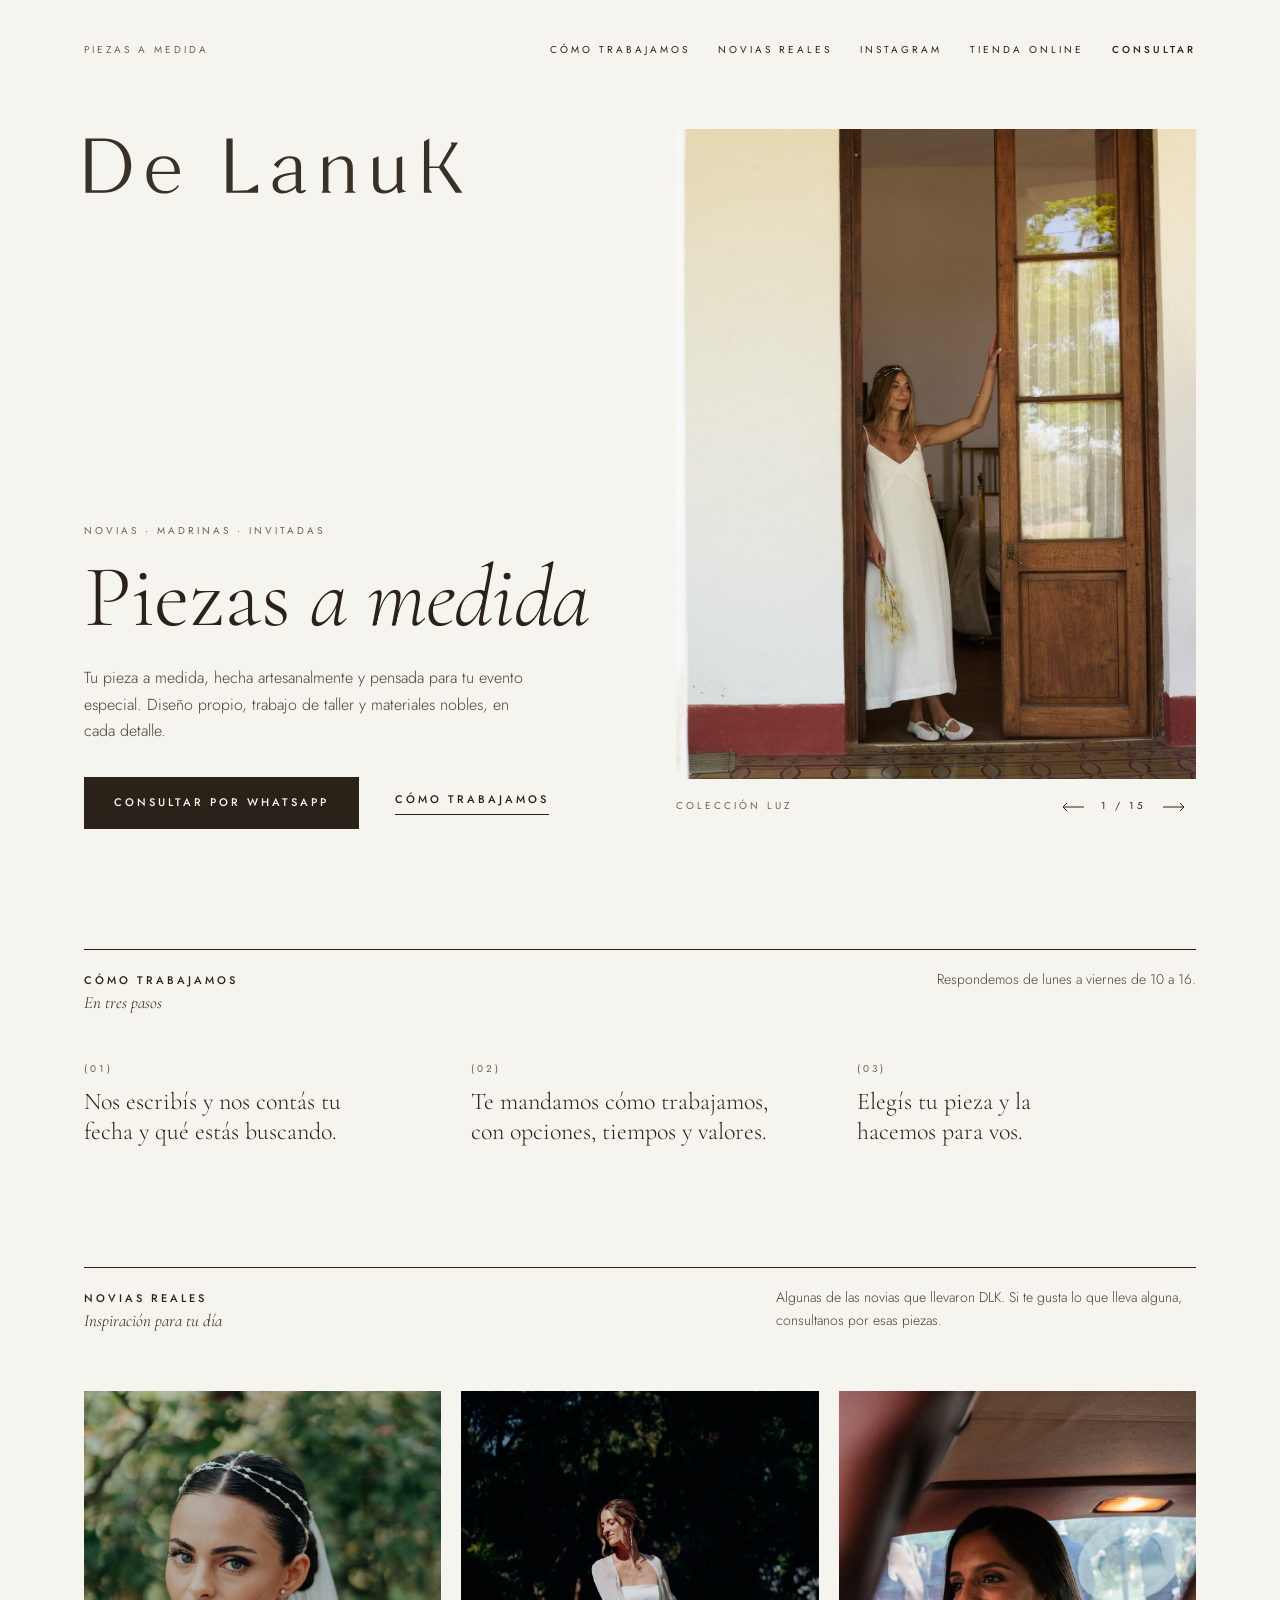
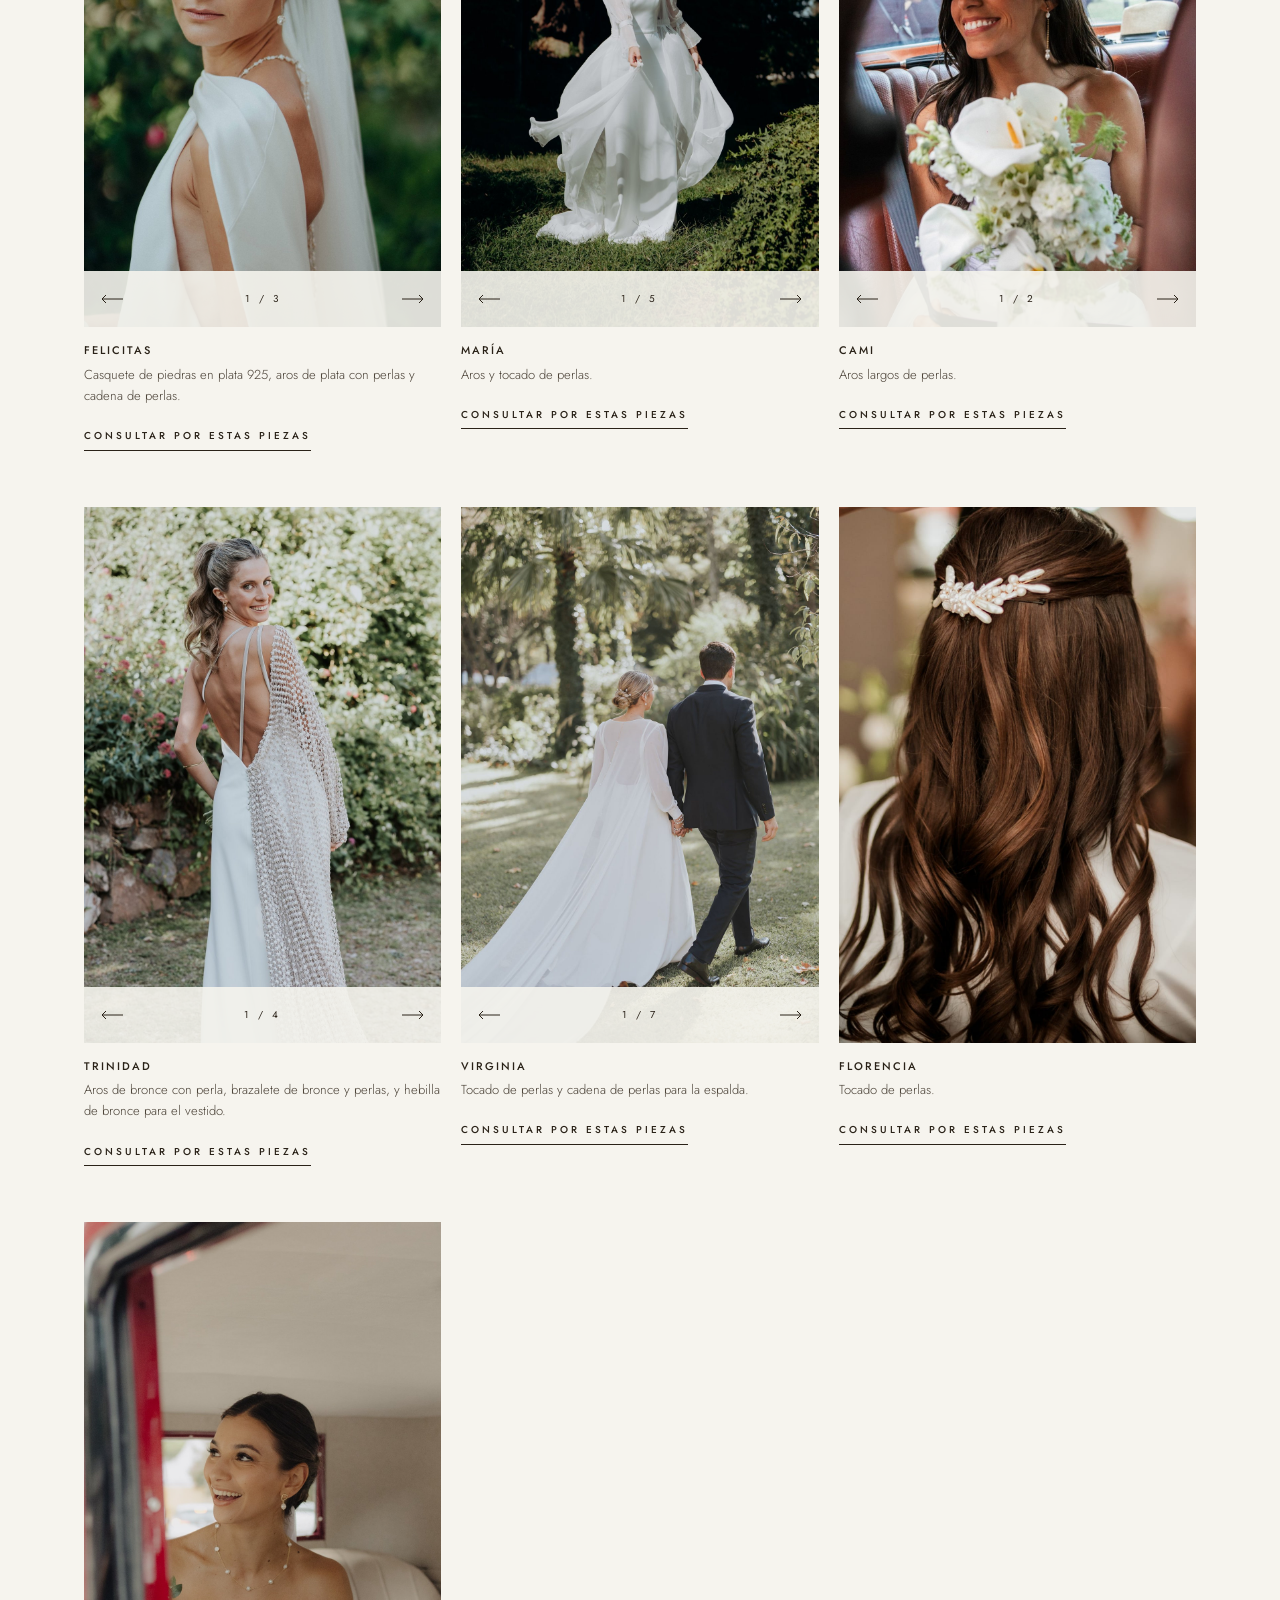
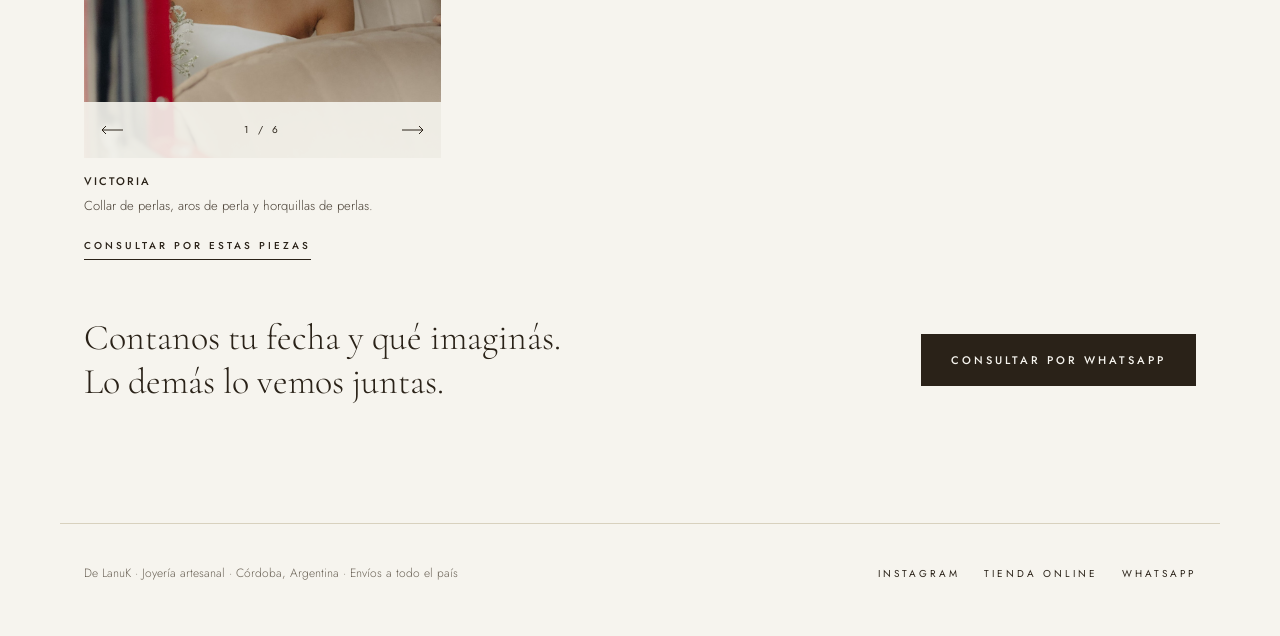
<file: index.html>
<!doctype html>
<html lang="es" data-pagina="portada">
<head>
<meta charset="utf-8">
<meta name="viewport" content="width=device-width, initial-scale=1">
<title>Piezas a medida · De LanuK</title>
<meta name="description" content="Joyería artesanal a medida, hecha en Córdoba. Para novias, madrinas, testigos e invitadas. Escribinos y te contamos cómo trabajamos.">
<meta property="og:title" content="Piezas a medida · De LanuK">
<meta property="og:description" content="Joyería artesanal a medida, hecha en Córdoba. Escribinos y te contamos cómo trabajamos.">
<meta property="og:type" content="website">
<meta property="og:site_name" content="De LanuK">
<meta property="og:locale" content="es_AR">
<meta property="og:url" content="https://amedida.delanuk.com/">
<meta property="og:image" content="https://amedida.delanuk.com/v-yjnsfsrre/img/og.jpg">
<meta property="og:image:width" content="1200">
<meta property="og:image:height" content="630">
<meta name="twitter:card" content="summary_large_image">
<meta name="theme-color" content="#F6F4EE">
<link rel="icon" type="image/svg+xml" href="/portada/dlk.svg">
<link rel="preconnect" href="https://fonts.googleapis.com">
<link rel="preconnect" href="https://fonts.gstatic.com" crossorigin>
<link rel="stylesheet" href="https://fonts.googleapis.com/css2?family=Cormorant+Garamond:ital,wght@0,300;0,400;0,500;1,300;1,400&amp;family=Jost:wght@300;400;500&amp;display=swap">
<link rel="preload" as="image" href="portada/puerta.jpg">
<style>
*{box-sizing:border-box}
body{margin:0;background:#F6F4EE;color:#2A2218;font-family:'Jost',Helvetica,Arial,sans-serif;font-weight:300;font-size:15px;line-height:1.65;-webkit-font-smoothing:antialiased}
a{color:#2A2218;text-decoration:none}
a:hover{color:#5E6440}
.w{max-width:1160px;margin:0 auto;padding-left:24px;padding-right:24px}
.et{font-size:10px;letter-spacing:3px;text-transform:uppercase;color:#6B6357;font-weight:400}
.lk{border-bottom:1px solid #2A2218;padding-bottom:5px}
.lk:hover{border-bottom-color:#5E6440}
.bt{display:inline-flex;align-items:center;justify-content:center;min-height:52px;padding:0 30px;background:#2A2218;color:#F6F4EE;font-size:11px;letter-spacing:3px;text-transform:uppercase;font-weight:500}
.bt:hover{background:#464C2E;color:#F6F4EE}
.ph{display:block;width:100%;height:100%;object-fit:cover;transition:opacity .45s ease}
.ph.out{opacity:0}
.fl{width:44px;height:44px;border:0;background:transparent;color:#2A2218;cursor:pointer;display:flex;align-items:center;justify-content:center;padding:0}
button:focus-visible,a:focus-visible{outline:1px solid #2A2218;outline-offset:3px}
header{display:flex;flex-wrap:wrap;align-items:center;justify-content:space-between;gap:16px 32px;padding-top:28px}
nav{display:flex;flex-wrap:wrap;gap:4px 28px;font-size:10px;letter-spacing:3px;text-transform:uppercase;font-weight:400}
nav a{padding:14px 0}
.hero{display:grid;grid-template-columns:repeat(auto-fit,minmax(min(320px,100%),1fr));gap:40px 64px;align-items:stretch;padding-top:56px}
.txt{display:flex;flex-direction:column;justify-content:space-between;gap:48px}
.logo{display:block;width:clamp(220px,30vw,380px);max-width:100%;height:auto;margin-top:8px}
h1{margin:14px 0 0;font-family:'Cormorant Garamond',Georgia,serif;font-weight:300;font-size:clamp(46px,7vw,88px);line-height:1;letter-spacing:-.01em;text-wrap:balance}
h1 em{font-style:italic}
.bajada{margin:24px 0 0;max-width:440px;font-size:16px;color:#4A4136;text-wrap:pretty}
.acc{display:flex;flex-wrap:wrap;align-items:center;gap:18px 36px;margin-top:32px}
.sec{display:inline-flex;align-items:center;min-height:44px;font-size:11px;letter-spacing:3px;text-transform:uppercase;font-weight:500}
.foto{width:100%;max-width:520px;justify-self:end}
.marco{aspect-ratio:4/5;overflow:hidden;background:#E7E1D0}
.ctrl{display:flex;align-items:center;justify-content:flex-end;gap:6px;padding-top:6px}
.ctrl .et{margin-right:auto}
.ctrl .n{font-size:10px;letter-spacing:3px;font-weight:400}
section.b{padding-top:120px}
.cab{display:flex;flex-wrap:wrap;justify-content:space-between;align-items:baseline;gap:12px 40px;border-top:1px solid #2A2218;padding-top:18px}
.cab .t{font-size:11px;letter-spacing:3px;text-transform:uppercase;font-weight:500}
.cab .s{font-family:'Cormorant Garamond',Georgia,serif;font-style:italic;font-size:17px}
.cab p{margin:0;max-width:420px;font-size:14px;color:#4A4136}
.pasos{display:grid;grid-template-columns:repeat(auto-fit,minmax(min(240px,100%),1fr));gap:36px 48px;padding-top:44px}
.pasos .n,.serv .n{font-size:10px;letter-spacing:3px;color:#6B6357;font-weight:400}
.pasos p{margin:10px 0 0;font-family:'Cormorant Garamond',Georgia,serif;font-size:24px;line-height:1.25;text-wrap:balance}
.serv{display:grid;grid-template-columns:repeat(4,minmax(0,1fr));gap:48px 20px;padding-top:44px}
.serv article{display:flex;flex-direction:column;gap:12px}
.serv .mf{aspect-ratio:3/4;overflow:hidden;background:#E7E1D0}
.serv .nom{margin:6px 0 0;font-family:'Cormorant Garamond',Georgia,serif;font-weight:400;font-size:28px;line-height:1.15}
.serv .d{margin:0;font-size:14px;color:#4A4136}
@media (max-width:1000px){.serv{grid-template-columns:repeat(2,minmax(0,1fr))}}
@media (max-width:520px){.serv{grid-template-columns:1fr}}
.cierre{display:flex;flex-wrap:wrap;align-items:center;justify-content:space-between;gap:24px 48px;padding-top:56px}
.cierre p{margin:0;max-width:520px;font-family:'Cormorant Garamond',Georgia,serif;font-size:clamp(26px,3.4vw,36px);line-height:1.2;text-wrap:balance}
footer.w{margin-top:120px;border-top:1px solid #D8D1BE;padding-top:28px;padding-bottom:40px;display:flex;flex-wrap:wrap;align-items:center;justify-content:space-between;gap:16px 32px;font-size:12px;color:#6B6357}
footer nav{gap:4px 24px}
@media (max-width:640px){section.b{padding-top:88px}.foto{justify-self:stretch;max-width:none;order:-1}.hero{padding-top:20px}}
.hb{display:none}
.hb-b{display:none}
@media (max-width:700px){
header.hd{position:sticky;top:0;z-index:30;flex-wrap:nowrap;padding-top:6px;padding-bottom:6px;background:rgba(246,244,238,.96);border-bottom:1px solid #E7E1D0}
.hb{display:flex;flex:none;width:44px;height:44px;align-items:center;justify-content:center;border:0;background:transparent;color:#2A2218;padding:0;margin-right:-10px;cursor:pointer}
.hb[aria-expanded="true"] .hb-a{display:none}
.hb[aria-expanded="true"] .hb-b{display:inline}
.mn{display:none;position:absolute;left:0;right:0;top:100%;z-index:20;background:#F6F4EE;border-bottom:1px solid #D8D1BE;padding:6px 24px 18px;flex-direction:column;flex-wrap:nowrap;gap:0;font-size:11px;text-align:center;box-shadow:0 18px 30px -22px rgba(42,34,24,.35)}
.mn.open{display:flex}
.mn a{padding:17px 0;border-top:1px solid #E7E1D0}
.mn a:first-child{border-top:0}
section{scroll-margin-top:52px}
.hero .txt{align-items:center;text-align:center;gap:32px}
.hero .logo{margin:4px auto 0;width:min(250px,72%)}
.hero .bajada{margin-left:auto;margin-right:auto}
.hero .acc{flex-direction:column;gap:10px;justify-content:center}
.hero .acc .bt,.cierre .bt{width:100%}
.cierre{flex-direction:column;text-align:center;gap:24px}
.cierre .bt{align-self:stretch}
footer.w{flex-direction:column;text-align:center;margin-top:88px}
footer nav{justify-content:center}
}
@media (prefers-reduced-motion:reduce){.ph{transition:none}}
</style>
</head>
<body>
<header class="w hd">
<a href="/" style="display:flex;align-items:center;gap:14px;min-height:44px"><span class="et">Piezas a medida</span></a>
<button type="button" class="hb" id="hb" aria-label="Abrir el menú" aria-expanded="false" aria-controls="menu"><svg aria-hidden="true" width="24" height="16" viewBox="0 0 24 16" fill="none" stroke="currentColor" stroke-width="1"><path class="hb-a" d="M1 2h22M1 8h22M1 14h22"></path><path class="hb-b" d="M4 0l16 16M20 0L4 16"></path></svg></button>
<nav class="mn" id="menu">
<a href="#como">Cómo trabajamos</a>
<a href="#novias">Novias reales</a>
<a href="https://instagram.com/de.lanuk" target="_blank" rel="noopener">Instagram</a>
<a href="https://delanuk.com/?utm_source=amedida&amp;utm_medium=referral" target="_blank" rel="noopener">Tienda online</a>
<a href="https://wa.me/5493518131088?text=Hola%21%20Quiero%20saber%20c%C3%B3mo%20trabajan%20las%20piezas%20a%20medida.%20Mi%20fecha%20es%20el%20(fecha)%20y%20busco%20(pieza)." target="_blank" rel="noopener" style="font-weight:500">Consultar</a>
</nav>
</header>

<main>
<section id="inicio" class="w hero" data-auto="4500" data-gal="[[{&quot;src&quot;:&quot;portada/puerta.jpg&quot;,&quot;alt&quot;:&quot;Novia con vincha de perlas en la puerta de una casona&quot;}],[{&quot;src&quot;:&quot;portada/vincha.jpg&quot;,&quot;alt&quot;:&quot;Vincha de perlas y aro de perla&quot;}],[{&quot;src&quot;:&quot;portada/choker.jpg&quot;,&quot;alt&quot;:&quot;Choker con sol dorado y aro con perla&quot;}],[{&quot;src&quot;:&quot;portada/espalda.jpg&quot;,&quot;alt&quot;:&quot;Collar de espalda con perlas&quot;}],[{&quot;src&quot;:&quot;portada/aro.jpg&quot;,&quot;alt&quot;:&quot;Aro dorado con perlas&quot;}],[{&quot;src&quot;:&quot;portada/constelacion.jpg&quot;,&quot;alt&quot;:&quot;Collar de perlas de dos vueltas con broche dorado&quot;}],[{&quot;src&quot;:&quot;portada/peineta.jpg&quot;,&quot;alt&quot;:&quot;Peineta dorada en un rodete&quot;}],[{&quot;src&quot;:&quot;portada/aros.jpg&quot;,&quot;alt&quot;:&quot;Aros dorados con perlas&quot;}],[{&quot;src&quot;:&quot;portada/rosario.jpg&quot;,&quot;alt&quot;:&quot;Rosario de perlas sobre un vestido blanco&quot;}],[{&quot;src&quot;:&quot;portada/perfil.jpg&quot;,&quot;alt&quot;:&quot;Peineta dorada y aro largo de perlas&quot;}],[{&quot;src&quot;:&quot;portada/estela.jpg&quot;,&quot;alt&quot;:&quot;Aro dorado con perla, de perfil&quot;}],[{&quot;src&quot;:&quot;portada/brazalete.jpg&quot;,&quot;alt&quot;:&quot;Peineta, aro largo y brazalete con perlas&quot;}],[{&quot;src&quot;:&quot;portada/pulsera.jpg&quot;,&quot;alt&quot;:&quot;Pulsera de perlas con cruz y una cala&quot;}],[{&quot;src&quot;:&quot;portada/vela.jpg&quot;,&quot;alt&quot;:&quot;Choker de gasa con sol dorado&quot;}],[{&quot;src&quot;:&quot;portada/ventana.jpg&quot;,&quot;alt&quot;:&quot;Novia a contraluz en una ventana con rejas&quot;}]]">
<div class="txt">
<img class="logo" src="portada/delanuk.svg" alt="De LanuK">
<div>
<div class="et">Novias · Madrinas · Invitadas</div>
<h1>Piezas <em>a medida</em></h1>
<p class="bajada">Tu pieza a medida, hecha artesanalmente y pensada para tu evento especial. Diseño propio, trabajo de taller y materiales nobles, en cada detalle.</p>
<div class="acc">
<a class="bt" href="https://wa.me/5493518131088?text=Hola%21%20Quiero%20saber%20c%C3%B3mo%20trabajan%20las%20piezas%20a%20medida.%20Mi%20fecha%20es%20el%20(fecha)%20y%20busco%20(pieza)." target="_blank" rel="noopener">Consultar por WhatsApp</a>
<a class="sec" href="#como"><span class="lk">Cómo trabajamos</span></a>
</div>
</div>
</div>
<div class="foto">
<div class="marco"><img class="ph" data-slot="0" src="portada/puerta.jpg" alt="Novia con vincha de perlas en la puerta de una casona" width="1200" height="1500" fetchpriority="high"></div>
<div class="ctrl">
<span class="et">Colección Luz</span>
<button type="button" class="fl" data-dir="-1" aria-label="Foto anterior"><svg aria-hidden="true" width="22" height="10" viewBox="0 0 22 10" fill="none" stroke="currentColor" stroke-width="1"><path d="M22 5H1M5 1 1 5l4 4"></path></svg></button>
<span class="n" data-cuenta>1 / 15</span>
<button type="button" class="fl" data-dir="1" aria-label="Foto siguiente"><svg aria-hidden="true" width="22" height="10" viewBox="0 0 22 10" fill="none" stroke="currentColor" stroke-width="1"><path d="M0 5h21M17 1l4 4-4 4"></path></svg></button>
</div>
</div>
</section>

<section id="como" class="w b">
<div class="cab"><div><div class="t">Cómo trabajamos</div><div class="s">En tres pasos</div></div><p>Respondemos de lunes a viernes de 10 a 16.</p></div>
<div class="pasos">
<div><div class="n">(01)</div><p>Nos escribís y nos contás tu fecha y qué estás buscando.</p></div>
<div><div class="n">(02)</div><p>Te mandamos cómo trabajamos, con opciones, tiempos y valores.</p></div>
<div><div class="n">(03)</div><p>Elegís tu pieza y la hacemos para vos.</p></div>
</div>
</section>

<section id="novias" class="w b">
<div style="display: flex; flex-wrap: wrap; justify-content: space-between; align-items: baseline; gap: 12px 40px; border-top: 1px solid #2A2218; padding-top: 18px;">
<div><div style="font-size: 11px; letter-spacing: 3px; text-transform: uppercase; font-weight: 500;">Novias reales</div><div style="font-family: 'Cormorant Garamond', Georgia, serif; font-style: italic; font-size: 17px;">Inspiración para tu día</div></div>
<p style="margin: 0; max-width: 420px; font-size: 14px; color: #4A4136;">Algunas de las novias que llevaron DLK. Si te gusta lo que lleva alguna, consultanos por esas piezas.</p>
</div>
<div style="display: grid; grid-template-columns: repeat(auto-fit, minmax(min(300px, 100%), 1fr)); gap: 56px 20px; padding-top: 56px;">
<article data-gal="[[{&quot;src&quot;:&quot;v-yjnsfsrre/img/50d1624e03439830fd5da1842641b9c9.jpg&quot;,&quot;alt&quot;:&quot;Felicitas con tocado de perlas y aros colgantes, de frente&quot;}],[{&quot;src&quot;:&quot;v-yjnsfsrre/img/dd45a117c1cc79fb08a3c9c32d60df9a.jpg&quot;,&quot;alt&quot;:&quot;Detalle del tocado de perlas, el aro y el collar de Felicitas&quot;}],[{&quot;src&quot;:&quot;v-yjnsfsrre/img/d1908c6492066f89125534eb7f1a9c31.jpg&quot;,&quot;alt&quot;:&quot;Felicitas con su ramo, tocado y aros&quot;}]]" style="display: flex; flex-direction: column; gap: 4px;">
<div style="position: relative; aspect-ratio: 2 / 3; overflow: hidden; background: #E7E1D0; margin-bottom: 10px;">
<img class="ph" loading="lazy" data-slot="0" src="v-yjnsfsrre/img/50d1624e03439830fd5da1842641b9c9.jpg" alt="Felicitas con tocado de perlas y aros colgantes, de frente">
<div style="position: absolute; left: 0; right: 0; bottom: 0; display: flex; align-items: center; justify-content: space-between; padding: 6px; background: rgba(246, 244, 238, 0.9);">
<button type="button" aria-label="Foto anterior" data-dir="-1" style="width: 44px; height: 44px; border: 0; background: transparent; color: #2A2218; cursor: pointer; display: flex; align-items: center; justify-content: center; padding: 0;"><svg aria-hidden="true" width="22" height="10" viewBox="0 0 22 10" fill="none" stroke="currentColor" stroke-width="1"><path d="M22 5H1M5 1 1 5l4 4"></path></svg></button>
<span style="font-size: 10px; letter-spacing: 3px; font-weight: 400;" data-cuenta>1 / 3</span>
<button type="button" aria-label="Foto siguiente" data-dir="1" style="width: 44px; height: 44px; border: 0; background: transparent; color: #2A2218; cursor: pointer; display: flex; align-items: center; justify-content: center; padding: 0;"><svg aria-hidden="true" width="22" height="10" viewBox="0 0 22 10" fill="none" stroke="currentColor" stroke-width="1"><path d="M0 5h21M17 1l4 4-4 4"></path></svg></button>
</div>
</div>
<span style="font-size: 11px; letter-spacing: 2px; text-transform: uppercase; font-weight: 500;">Felicitas</span>
<span style="font-size: 13px; color: #4A4136;">Casquete de piedras en plata 925, aros de plata con perlas y cadena de perlas.</span>
<a class="lk" data-ev="novias:Felicitas" href="https://wa.me/5493518131088?text=Hola%21%20Vi%20la%20p%C3%A1gina%20de%20piezas%20a%20medida%20y%20quiero%20consultar%20por%20lo%20que%20lleva%20Felicitas." target="_blank" rel="noopener" style="align-self: flex-start; margin-top: 8px; padding-top: 10px; font-size: 10px; letter-spacing: 3px; text-transform: uppercase; font-weight: 500;">Consultar por estas piezas</a>
</article>
<article data-gal="[[{&quot;src&quot;:&quot;v-yjnsfsrre/img/02e7a792dbe206c8460e81ab61145c67.jpg&quot;,&quot;alt&quot;:&quot;María con su vestido y aros de perlas en el jardín&quot;}],[{&quot;src&quot;:&quot;v-yjnsfsrre/img/509bce42e76e94851f7580136cbeff97.jpg&quot;,&quot;alt&quot;:&quot;María de perfil con aros largos de perlas&quot;}],[{&quot;src&quot;:&quot;v-yjnsfsrre/img/c565a1e24c5c88a5b42a4e141ad48900.jpg&quot;,&quot;alt&quot;:&quot;María con su pareja, aros de perlas&quot;}],[{&quot;src&quot;:&quot;v-yjnsfsrre/img/a828c964abadbdffb2ed6006f61726cc.jpg&quot;,&quot;alt&quot;:&quot;María de espaldas, tocado y aros de perlas&quot;}],[{&quot;src&quot;:&quot;v-yjnsfsrre/img/9429d1440b9116766ffdcfb69b676db6.jpg&quot;,&quot;alt&quot;:&quot;Detalle del aro largo de perlas y el tocado de María&quot;}]]" style="display: flex; flex-direction: column; gap: 4px;">
<div style="position: relative; aspect-ratio: 2 / 3; overflow: hidden; background: #E7E1D0; margin-bottom: 10px;">
<img class="ph" loading="lazy" data-slot="0" src="v-yjnsfsrre/img/02e7a792dbe206c8460e81ab61145c67.jpg" alt="María con su vestido y aros de perlas en el jardín">
<div style="position: absolute; left: 0; right: 0; bottom: 0; display: flex; align-items: center; justify-content: space-between; padding: 6px; background: rgba(246, 244, 238, 0.9);">
<button type="button" aria-label="Foto anterior" data-dir="-1" style="width: 44px; height: 44px; border: 0; background: transparent; color: #2A2218; cursor: pointer; display: flex; align-items: center; justify-content: center; padding: 0;"><svg aria-hidden="true" width="22" height="10" viewBox="0 0 22 10" fill="none" stroke="currentColor" stroke-width="1"><path d="M22 5H1M5 1 1 5l4 4"></path></svg></button>
<span style="font-size: 10px; letter-spacing: 3px; font-weight: 400;" data-cuenta>1 / 5</span>
<button type="button" aria-label="Foto siguiente" data-dir="1" style="width: 44px; height: 44px; border: 0; background: transparent; color: #2A2218; cursor: pointer; display: flex; align-items: center; justify-content: center; padding: 0;"><svg aria-hidden="true" width="22" height="10" viewBox="0 0 22 10" fill="none" stroke="currentColor" stroke-width="1"><path d="M0 5h21M17 1l4 4-4 4"></path></svg></button>
</div>
</div>
<span style="font-size: 11px; letter-spacing: 2px; text-transform: uppercase; font-weight: 500;">María</span>
<span style="font-size: 13px; color: #4A4136;">Aros y tocado de perlas.</span>
<a class="lk" data-ev="novias:María" href="https://wa.me/5493518131088?text=Hola%21%20Vi%20la%20p%C3%A1gina%20de%20piezas%20a%20medida%20y%20quiero%20consultar%20por%20lo%20que%20lleva%20Mar%C3%ADa." target="_blank" rel="noopener" style="align-self: flex-start; margin-top: 8px; padding-top: 10px; font-size: 10px; letter-spacing: 3px; text-transform: uppercase; font-weight: 500;">Consultar por estas piezas</a>
</article>
<article data-gal="[[{&quot;src&quot;:&quot;v-yjnsfsrre/img/60256207f91e9f7d44fbdf64578617fd.jpg&quot;,&quot;alt&quot;:&quot;Cami en el auto con su ramo y aros largos de perla&quot;}],[{&quot;src&quot;:&quot;v-yjnsfsrre/img/bcda7e6680bacf28cdcef5acff3d076c.jpg&quot;,&quot;alt&quot;:&quot;Cami con su ramo y aros largos de perla en el jardín&quot;}]]" style="display: flex; flex-direction: column; gap: 4px;">
<div style="position: relative; aspect-ratio: 2 / 3; overflow: hidden; background: #E7E1D0; margin-bottom: 10px;">
<img class="ph" loading="lazy" data-slot="0" src="v-yjnsfsrre/img/60256207f91e9f7d44fbdf64578617fd.jpg" alt="Cami en el auto con su ramo y aros largos de perla">
<div style="position: absolute; left: 0; right: 0; bottom: 0; display: flex; align-items: center; justify-content: space-between; padding: 6px; background: rgba(246, 244, 238, 0.9);">
<button type="button" aria-label="Foto anterior" data-dir="-1" style="width: 44px; height: 44px; border: 0; background: transparent; color: #2A2218; cursor: pointer; display: flex; align-items: center; justify-content: center; padding: 0;"><svg aria-hidden="true" width="22" height="10" viewBox="0 0 22 10" fill="none" stroke="currentColor" stroke-width="1"><path d="M22 5H1M5 1 1 5l4 4"></path></svg></button>
<span style="font-size: 10px; letter-spacing: 3px; font-weight: 400;" data-cuenta>1 / 2</span>
<button type="button" aria-label="Foto siguiente" data-dir="1" style="width: 44px; height: 44px; border: 0; background: transparent; color: #2A2218; cursor: pointer; display: flex; align-items: center; justify-content: center; padding: 0;"><svg aria-hidden="true" width="22" height="10" viewBox="0 0 22 10" fill="none" stroke="currentColor" stroke-width="1"><path d="M0 5h21M17 1l4 4-4 4"></path></svg></button>
</div>
</div>
<span style="font-size: 11px; letter-spacing: 2px; text-transform: uppercase; font-weight: 500;">Cami</span>
<span style="font-size: 13px; color: #4A4136;">Aros largos de perlas.</span>
<a class="lk" data-ev="novias:Cami" href="https://wa.me/5493518131088?text=Hola%21%20Vi%20la%20p%C3%A1gina%20de%20piezas%20a%20medida%20y%20quiero%20consultar%20por%20lo%20que%20lleva%20Cami." target="_blank" rel="noopener" style="align-self: flex-start; margin-top: 8px; padding-top: 10px; font-size: 10px; letter-spacing: 3px; text-transform: uppercase; font-weight: 500;">Consultar por estas piezas</a>
</article>
<article data-gal="[[{&quot;src&quot;:&quot;v-yjnsfsrre/img/8e6d184056bfff4b5899a686877cfe42.jpg&quot;,&quot;alt&quot;:&quot;Trinidad de espaldas con brazalete y aros de bronce y perla&quot;}],[{&quot;src&quot;:&quot;v-yjnsfsrre/img/e261fc2ba79d105903025dbe28585cc6.jpg&quot;,&quot;alt&quot;:&quot;Detalle del brazalete de bronce con perlas de Trinidad&quot;}],[{&quot;src&quot;:&quot;v-yjnsfsrre/img/438ca8074f71c586537f70c3f04f60db.jpg&quot;,&quot;alt&quot;:&quot;Trinidad con su ramo, hebilla de bronce en el vestido&quot;}],[{&quot;src&quot;:&quot;v-yjnsfsrre/img/7e0168945385834870bf4b5e97d4e8d6.jpg&quot;,&quot;alt&quot;:&quot;Detalle del aro de bronce con perla de Trinidad&quot;}]]" style="display: flex; flex-direction: column; gap: 4px;">
<div style="position: relative; aspect-ratio: 2 / 3; overflow: hidden; background: #E7E1D0; margin-bottom: 10px;">
<img class="ph" loading="lazy" data-slot="0" src="v-yjnsfsrre/img/8e6d184056bfff4b5899a686877cfe42.jpg" alt="Trinidad de espaldas con brazalete y aros de bronce y perla">
<div style="position: absolute; left: 0; right: 0; bottom: 0; display: flex; align-items: center; justify-content: space-between; padding: 6px; background: rgba(246, 244, 238, 0.9);">
<button type="button" aria-label="Foto anterior" data-dir="-1" style="width: 44px; height: 44px; border: 0; background: transparent; color: #2A2218; cursor: pointer; display: flex; align-items: center; justify-content: center; padding: 0;"><svg aria-hidden="true" width="22" height="10" viewBox="0 0 22 10" fill="none" stroke="currentColor" stroke-width="1"><path d="M22 5H1M5 1 1 5l4 4"></path></svg></button>
<span style="font-size: 10px; letter-spacing: 3px; font-weight: 400;" data-cuenta>1 / 4</span>
<button type="button" aria-label="Foto siguiente" data-dir="1" style="width: 44px; height: 44px; border: 0; background: transparent; color: #2A2218; cursor: pointer; display: flex; align-items: center; justify-content: center; padding: 0;"><svg aria-hidden="true" width="22" height="10" viewBox="0 0 22 10" fill="none" stroke="currentColor" stroke-width="1"><path d="M0 5h21M17 1l4 4-4 4"></path></svg></button>
</div>
</div>
<span style="font-size: 11px; letter-spacing: 2px; text-transform: uppercase; font-weight: 500;">Trinidad</span>
<span style="font-size: 13px; color: #4A4136;">Aros de bronce con perla, brazalete de bronce y perlas, y hebilla de bronce para el vestido.</span>
<a class="lk" data-ev="novias:Trinidad" href="https://wa.me/5493518131088?text=Hola%21%20Vi%20la%20p%C3%A1gina%20de%20piezas%20a%20medida%20y%20quiero%20consultar%20por%20lo%20que%20lleva%20Trinidad." target="_blank" rel="noopener" style="align-self: flex-start; margin-top: 8px; padding-top: 10px; font-size: 10px; letter-spacing: 3px; text-transform: uppercase; font-weight: 500;">Consultar por estas piezas</a>
</article>
<article data-gal="[[{&quot;src&quot;:&quot;v-yjnsfsrre/img/9bece7d11c4d2af45fc5ae53302467ce.jpg&quot;,&quot;alt&quot;:&quot;Virginia con su ramo, tocado y aros de perlas&quot;}],[{&quot;src&quot;:&quot;v-yjnsfsrre/img/ee4e423363e096152c6e0ae35766f216.jpg&quot;,&quot;alt&quot;:&quot;Virginia sentada en el jardín con su ramo&quot;}],[{&quot;src&quot;:&quot;v-yjnsfsrre/img/8b2e708b1d2bc75339ce3546a185d898.jpg&quot;,&quot;alt&quot;:&quot;Virginia con su vestido y pulseras de perlas&quot;}],[{&quot;src&quot;:&quot;v-yjnsfsrre/img/59916332f20924e5c218244bb27863a2.jpg&quot;,&quot;alt&quot;:&quot;Virginia de espaldas con la cadena de perlas&quot;}],[{&quot;src&quot;:&quot;v-yjnsfsrre/img/8855b22e375cec0adc00c94230e01f35.jpg&quot;,&quot;alt&quot;:&quot;Virginia y su pareja caminando por el jardín&quot;}],[{&quot;src&quot;:&quot;v-yjnsfsrre/img/5ca3bc017e2b052c2970acccfbdadc23.jpg&quot;,&quot;alt&quot;:&quot;Virginia con su ramo, tocado de perlas&quot;}],[{&quot;src&quot;:&quot;v-yjnsfsrre/img/12581d6db9537a48618083c46b062ea7.jpg&quot;,&quot;alt&quot;:&quot;Virginia abrazada, tocado de perlas en el recogido&quot;}]]" style="display: flex; flex-direction: column; gap: 4px;">
<div style="position: relative; aspect-ratio: 2 / 3; overflow: hidden; background: #E7E1D0; margin-bottom: 10px;">
<img class="ph" loading="lazy" data-slot="0" src="v-yjnsfsrre/img/9bece7d11c4d2af45fc5ae53302467ce.jpg" alt="Virginia con su ramo, tocado y aros de perlas">
<div style="position: absolute; left: 0; right: 0; bottom: 0; display: flex; align-items: center; justify-content: space-between; padding: 6px; background: rgba(246, 244, 238, 0.9);">
<button type="button" aria-label="Foto anterior" data-dir="-1" style="width: 44px; height: 44px; border: 0; background: transparent; color: #2A2218; cursor: pointer; display: flex; align-items: center; justify-content: center; padding: 0;"><svg aria-hidden="true" width="22" height="10" viewBox="0 0 22 10" fill="none" stroke="currentColor" stroke-width="1"><path d="M22 5H1M5 1 1 5l4 4"></path></svg></button>
<span style="font-size: 10px; letter-spacing: 3px; font-weight: 400;" data-cuenta>1 / 7</span>
<button type="button" aria-label="Foto siguiente" data-dir="1" style="width: 44px; height: 44px; border: 0; background: transparent; color: #2A2218; cursor: pointer; display: flex; align-items: center; justify-content: center; padding: 0;"><svg aria-hidden="true" width="22" height="10" viewBox="0 0 22 10" fill="none" stroke="currentColor" stroke-width="1"><path d="M0 5h21M17 1l4 4-4 4"></path></svg></button>
</div>
</div>
<span style="font-size: 11px; letter-spacing: 2px; text-transform: uppercase; font-weight: 500;">Virginia</span>
<span style="font-size: 13px; color: #4A4136;">Tocado de perlas y cadena de perlas para la espalda.</span>
<a class="lk" data-ev="novias:Virginia" href="https://wa.me/5493518131088?text=Hola%21%20Vi%20la%20p%C3%A1gina%20de%20piezas%20a%20medida%20y%20quiero%20consultar%20por%20lo%20que%20lleva%20Virginia." target="_blank" rel="noopener" style="align-self: flex-start; margin-top: 8px; padding-top: 10px; font-size: 10px; letter-spacing: 3px; text-transform: uppercase; font-weight: 500;">Consultar por estas piezas</a>
</article>
<article data-gal="[[{&quot;src&quot;:&quot;v-yjnsfsrre/img/515bd78f066a98ae733aae916eae97eb.jpg&quot;,&quot;alt&quot;:&quot;Tocado de perlas en el pelo suelto de Florencia&quot;}]]" style="display: flex; flex-direction: column; gap: 4px;">
<div style="position: relative; aspect-ratio: 2 / 3; overflow: hidden; background: #E7E1D0; margin-bottom: 10px;">
<img class="ph" loading="lazy" data-slot="0" src="v-yjnsfsrre/img/515bd78f066a98ae733aae916eae97eb.jpg" alt="Tocado de perlas en el pelo suelto de Florencia">

</div>
<span style="font-size: 11px; letter-spacing: 2px; text-transform: uppercase; font-weight: 500;">Florencia</span>
<span style="font-size: 13px; color: #4A4136;">Tocado de perlas.</span>
<a class="lk" data-ev="novias:Florencia" href="https://wa.me/5493518131088?text=Hola%21%20Vi%20la%20p%C3%A1gina%20de%20piezas%20a%20medida%20y%20quiero%20consultar%20por%20lo%20que%20lleva%20Florencia." target="_blank" rel="noopener" style="align-self: flex-start; margin-top: 8px; padding-top: 10px; font-size: 10px; letter-spacing: 3px; text-transform: uppercase; font-weight: 500;">Consultar por estas piezas</a>
</article>
<article data-gal="[[{&quot;src&quot;:&quot;v-yjnsfsrre/img/600e7440c09da66f8d4bff91c2683be9.jpg&quot;,&quot;alt&quot;:&quot;Victoria en el auto con collar y aros de perla&quot;}],[{&quot;src&quot;:&quot;v-yjnsfsrre/img/abbea8edbc1458b09dbd70443282a4a8.jpg&quot;,&quot;alt&quot;:&quot;Detalle del collar de perlas de Victoria&quot;}],[{&quot;src&quot;:&quot;v-yjnsfsrre/img/a05df1333c1b6b814b5aeca9fdd90c8a.jpg&quot;,&quot;alt&quot;:&quot;Victoria de perfil con horquillas de perlas y aro de perla&quot;}],[{&quot;src&quot;:&quot;v-yjnsfsrre/img/57687bc13361f9ff908b50380df7ce5f.jpg&quot;,&quot;alt&quot;:&quot;Victoria de espaldas con su ramo&quot;}],[{&quot;src&quot;:&quot;v-yjnsfsrre/img/1ece7d456855e3308eec3846e28323c8.jpg&quot;,&quot;alt&quot;:&quot;Detalle del aro de perla de Victoria&quot;}],[{&quot;src&quot;:&quot;v-yjnsfsrre/img/7608a9de2bfe7a29539bdffeca4cb81a.jpg&quot;,&quot;alt&quot;:&quot;Victoria en la ceremonia, horquillas de perlas en el recogido&quot;}]]" style="display: flex; flex-direction: column; gap: 4px;">
<div style="position: relative; aspect-ratio: 2 / 3; overflow: hidden; background: #E7E1D0; margin-bottom: 10px;">
<img class="ph" loading="lazy" data-slot="0" src="v-yjnsfsrre/img/600e7440c09da66f8d4bff91c2683be9.jpg" alt="Victoria en el auto con collar y aros de perla">
<div style="position: absolute; left: 0; right: 0; bottom: 0; display: flex; align-items: center; justify-content: space-between; padding: 6px; background: rgba(246, 244, 238, 0.9);">
<button type="button" aria-label="Foto anterior" data-dir="-1" style="width: 44px; height: 44px; border: 0; background: transparent; color: #2A2218; cursor: pointer; display: flex; align-items: center; justify-content: center; padding: 0;"><svg aria-hidden="true" width="22" height="10" viewBox="0 0 22 10" fill="none" stroke="currentColor" stroke-width="1"><path d="M22 5H1M5 1 1 5l4 4"></path></svg></button>
<span style="font-size: 10px; letter-spacing: 3px; font-weight: 400;" data-cuenta>1 / 6</span>
<button type="button" aria-label="Foto siguiente" data-dir="1" style="width: 44px; height: 44px; border: 0; background: transparent; color: #2A2218; cursor: pointer; display: flex; align-items: center; justify-content: center; padding: 0;"><svg aria-hidden="true" width="22" height="10" viewBox="0 0 22 10" fill="none" stroke="currentColor" stroke-width="1"><path d="M0 5h21M17 1l4 4-4 4"></path></svg></button>
</div>
</div>
<span style="font-size: 11px; letter-spacing: 2px; text-transform: uppercase; font-weight: 500;">Victoria</span>
<span style="font-size: 13px; color: #4A4136;">Collar de perlas, aros de perla y horquillas de perlas.</span>
<a class="lk" data-ev="novias:Victoria" href="https://wa.me/5493518131088?text=Hola%21%20Vi%20la%20p%C3%A1gina%20de%20piezas%20a%20medida%20y%20quiero%20consultar%20por%20lo%20que%20lleva%20Victoria." target="_blank" rel="noopener" style="align-self: flex-start; margin-top: 8px; padding-top: 10px; font-size: 10px; letter-spacing: 3px; text-transform: uppercase; font-weight: 500;">Consultar por estas piezas</a>
</article>
</div>
<div class="cierre">
<p>Contanos tu fecha y qué imaginás. Lo demás lo vemos juntas.</p>
<a class="bt" href="https://wa.me/5493518131088?text=Hola%21%20Quiero%20saber%20c%C3%B3mo%20trabajan%20las%20piezas%20a%20medida.%20Mi%20fecha%20es%20el%20(fecha)%20y%20busco%20(pieza)." target="_blank" rel="noopener">Consultar por WhatsApp</a>
</div>
</section>
</main>

<footer class="w">
<span>De LanuK · Joyería artesanal · Córdoba, Argentina · Envíos a todo el país</span>
<nav>
<a href="https://instagram.com/de.lanuk" target="_blank" rel="noopener">Instagram</a>
<a href="https://delanuk.com/?utm_source=amedida&amp;utm_medium=referral" target="_blank" rel="noopener">Tienda online</a>
<a href="https://wa.me/5493518131088?text=Hola%21%20Quiero%20saber%20c%C3%B3mo%20trabajan%20las%20piezas%20a%20medida.%20Mi%20fecha%20es%20el%20(fecha)%20y%20busco%20(pieza)." target="_blank" rel="noopener">WhatsApp</a>
</nav>
</footer>
<script>
/* Galerías de fotos: flechas para pasar; la de arriba además avanza sola. */
(function () {
  var quieto = window.matchMedia && matchMedia('(prefers-reduced-motion: reduce)').matches;
  Array.prototype.forEach.call(document.querySelectorAll('[data-gal]'), function (g) {
    var fr; try { fr = JSON.parse(g.getAttribute('data-gal')); } catch (e) { return; }
    if (!fr || fr.length < 2) return;
    var i = 0, reloj = null;
    var cuenta = g.querySelector('[data-cuenta]');
    function precargar(n) { fr[(n + fr.length) % fr.length].forEach(function (f) { var im = new Image(); im.src = f.src; }); }
    function ir(n) {
      i = (n + fr.length) % fr.length;
      Array.prototype.forEach.call(g.querySelectorAll('img[data-slot]'), function (img) {
        var s = img.getAttribute('data-slot'), d = fr[i][+s]; if (!d) return;
        var cap = g.querySelector('[data-cap="' + s + '"]');
        function poner() {
          var listo = false;
          function mostrar() { if (listo) return; listo = true; img.classList.remove('out'); }
          img.onload = mostrar; img.onerror = mostrar; setTimeout(mostrar, 1500);
          img.removeAttribute('loading'); img.src = d.src; img.alt = d.alt;
          if (cap && d.cap) cap.textContent = d.cap;
          if (img.complete) mostrar();
        }
        if (quieto) { poner(); return; }
        img.classList.add('out'); setTimeout(poner, 260);
      });
      if (cuenta) cuenta.textContent = (i + 1) + ' / ' + fr.length;
      precargar(i + 1);
    }
    Array.prototype.forEach.call(g.querySelectorAll('[data-dir]'), function (b) {
      b.addEventListener('click', function () {
        if (reloj) { clearInterval(reloj); reloj = null; }
        ir(i + (+b.getAttribute('data-dir')));
      });
    });
    var cada = +g.getAttribute('data-auto');
    if (cada && !quieto) {
      precargar(1);
      reloj = setInterval(function () {
        if (document.hidden) return;
        var img = g.querySelector('img[data-slot]'); if (!img) return;
        var r = img.getBoundingClientRect();
        if (r.bottom < 0 || r.top > innerHeight) return;
        ir(i + 1);
      }, cada);
    }
  });
})();
/* Medición propia: avisa visitas y clics al sistema interno. No guarda nada de quien entra (ni IP, ni dispositivo, ni cookies). */
(function () {
  if (location.hostname !== 'amedida.delanuk.com') return;
  var U = 'https://delanuk-calendarios.pages.dev/api/ev', P = document.documentElement.getAttribute('data-pagina') || 'inicio';
  function ev(t, d) {
    try {
      var b = t + '|' + P + '|' + String(d || '').replace(/\|/g, ' ').slice(0, 100);
      if (navigator.sendBeacon) navigator.sendBeacon(U, b); else fetch(U, { method: 'POST', body: b, keepalive: true });
    } catch (e) {}
  }
  try { if (!sessionStorage.getItem('dlk-v-' + P)) { sessionStorage.setItem('dlk-v-' + P, '1'); ev('visita'); } } catch (e) { ev('visita'); }
  document.addEventListener('click', function (e) {
    var a = e.target && e.target.closest ? e.target.closest('a') : null; if (!a) return;
    var h = a.getAttribute('href') || '';
    if (h.indexOf('wa.me') > -1) {
      var d = a.getAttribute('data-ev');
      if (!d && a.hasAttribute('data-pid') && a.children[1]) d = a.children[1].textContent;
      if (!d) { var s = a.closest('section[id], header, footer'); d = s ? (s.id || (s.tagName === 'HEADER' ? 'cabecera' : 'pie')) : P; }
      ev('whatsapp', d);
    } else if (h.indexOf('calendly') > -1) ev('cita');
    else if (/catalogo\/?$/.test(h)) ev('catalogo');
    else if (h.indexOf('delanuk.com') > -1 && h.indexOf('amedida') < 0) ev('tienda');
  }, true);
})();
</script>
<script>
(function(){var b=document.getElementById('hb'),m=document.getElementById('menu');if(!b||!m)return;
function set(o){m.classList.toggle('open',o);b.setAttribute('aria-expanded',o?'true':'false');b.setAttribute('aria-label',o?'Cerrar el menú':'Abrir el menú');}
b.addEventListener('click',function(e){e.stopPropagation();set(!m.classList.contains('open'));});
m.addEventListener('click',function(e){if(e.target.closest('a'))set(false);});
document.addEventListener('click',function(e){if(!m.contains(e.target))set(false);});
document.addEventListener('keydown',function(e){if(e.key==='Escape')set(false);});
})();
</script>
</body>
</html>
</file>
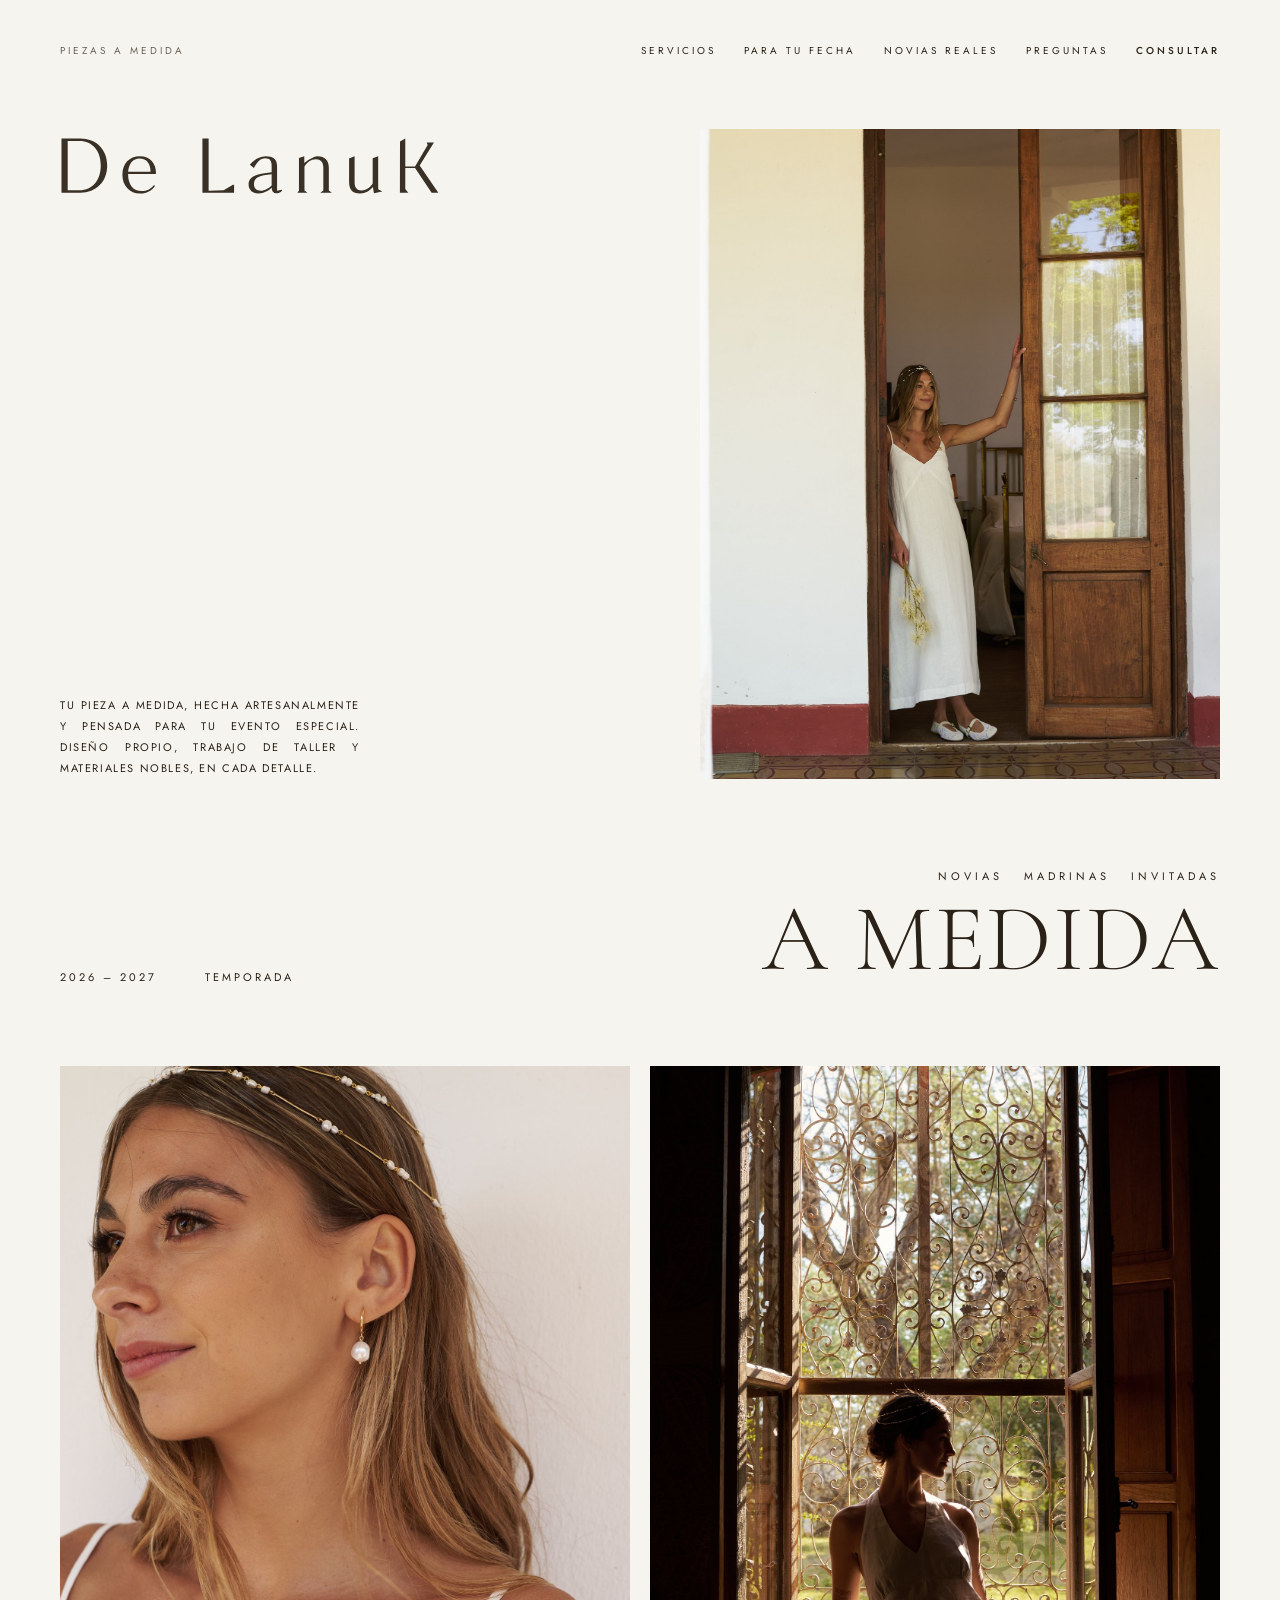
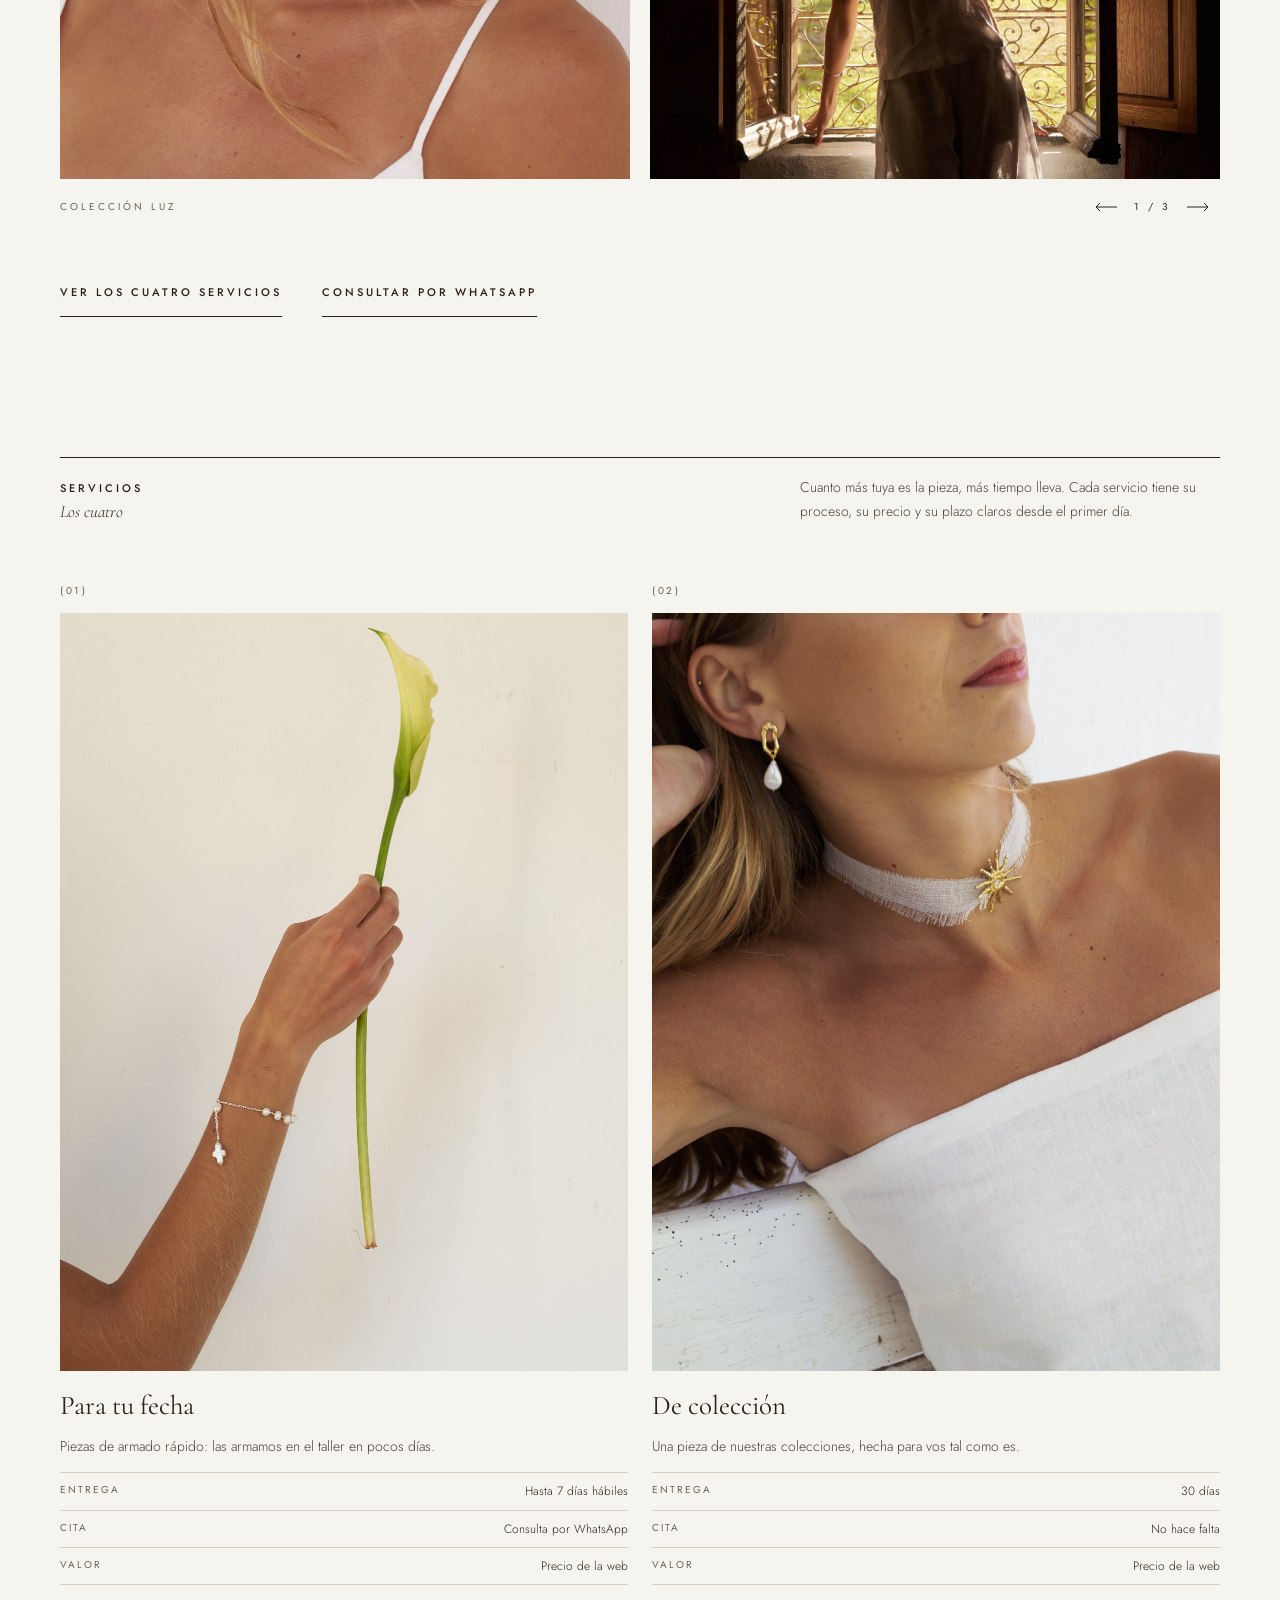
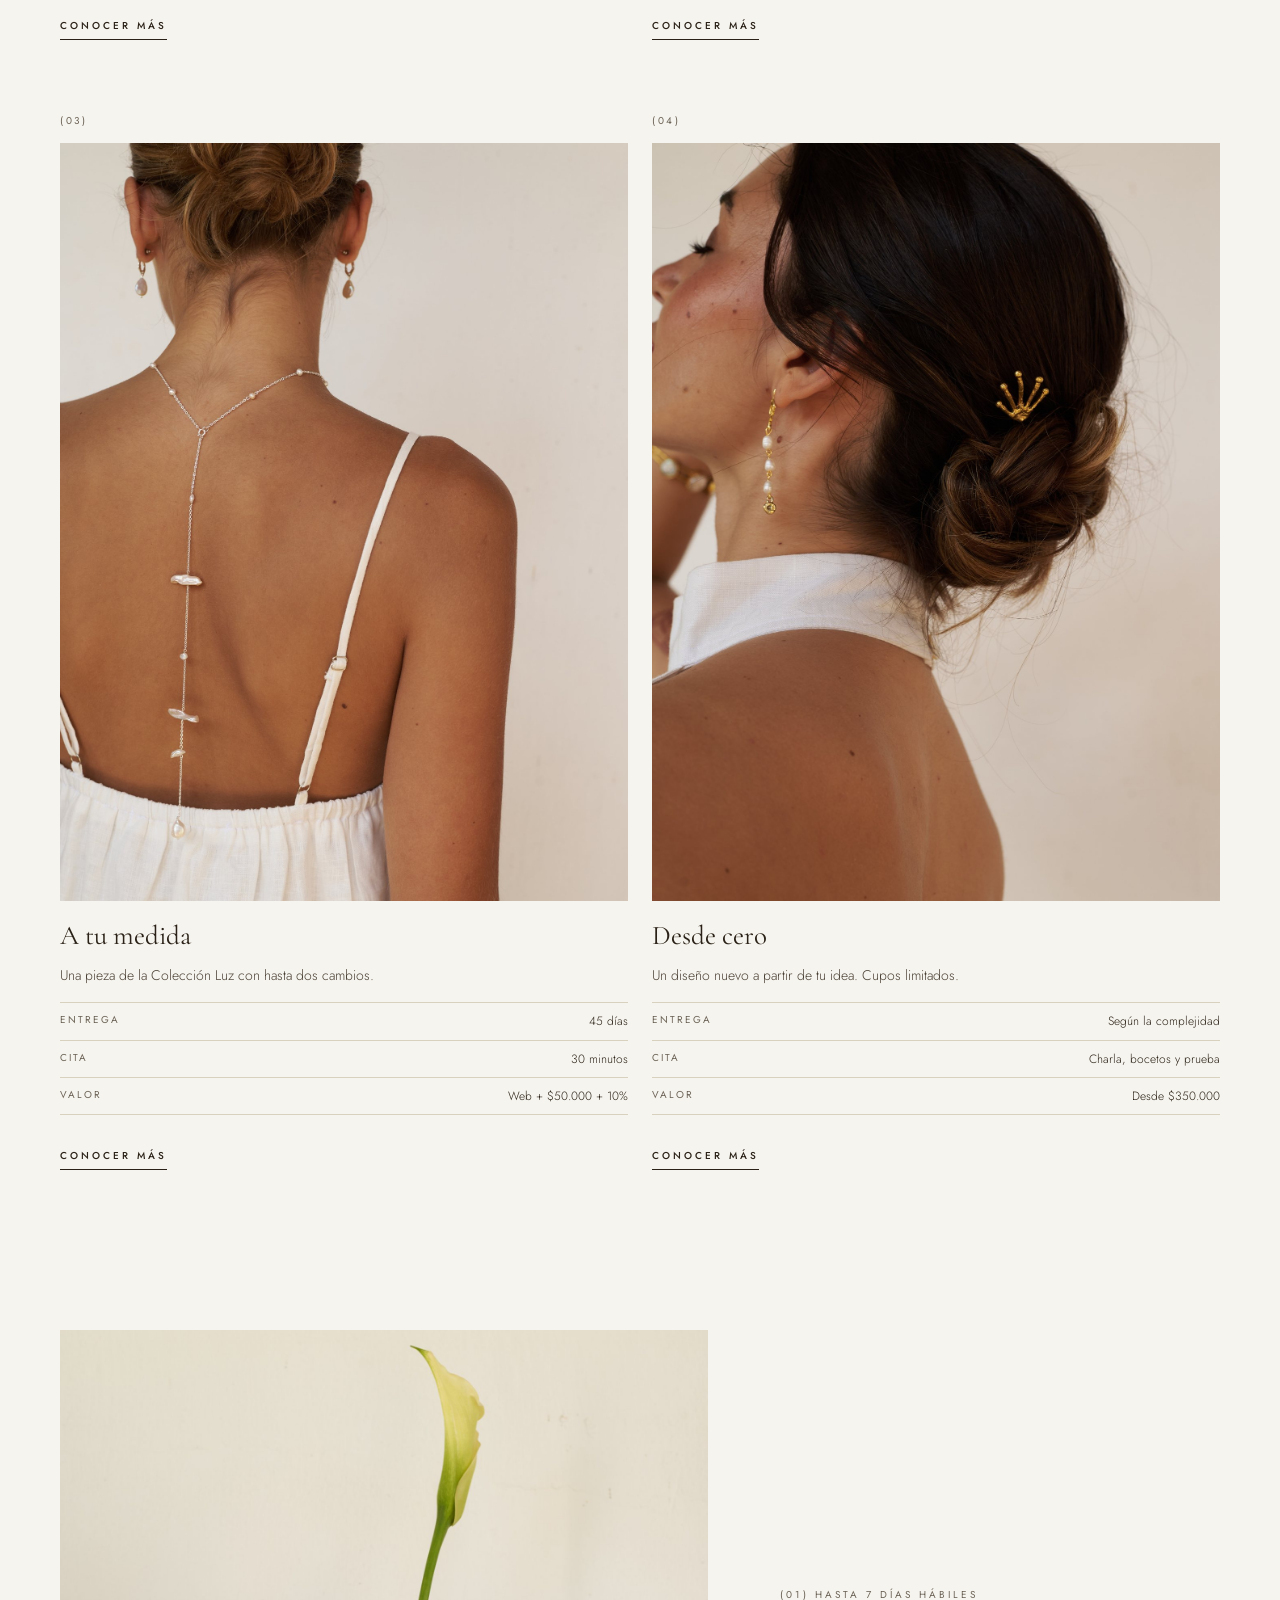
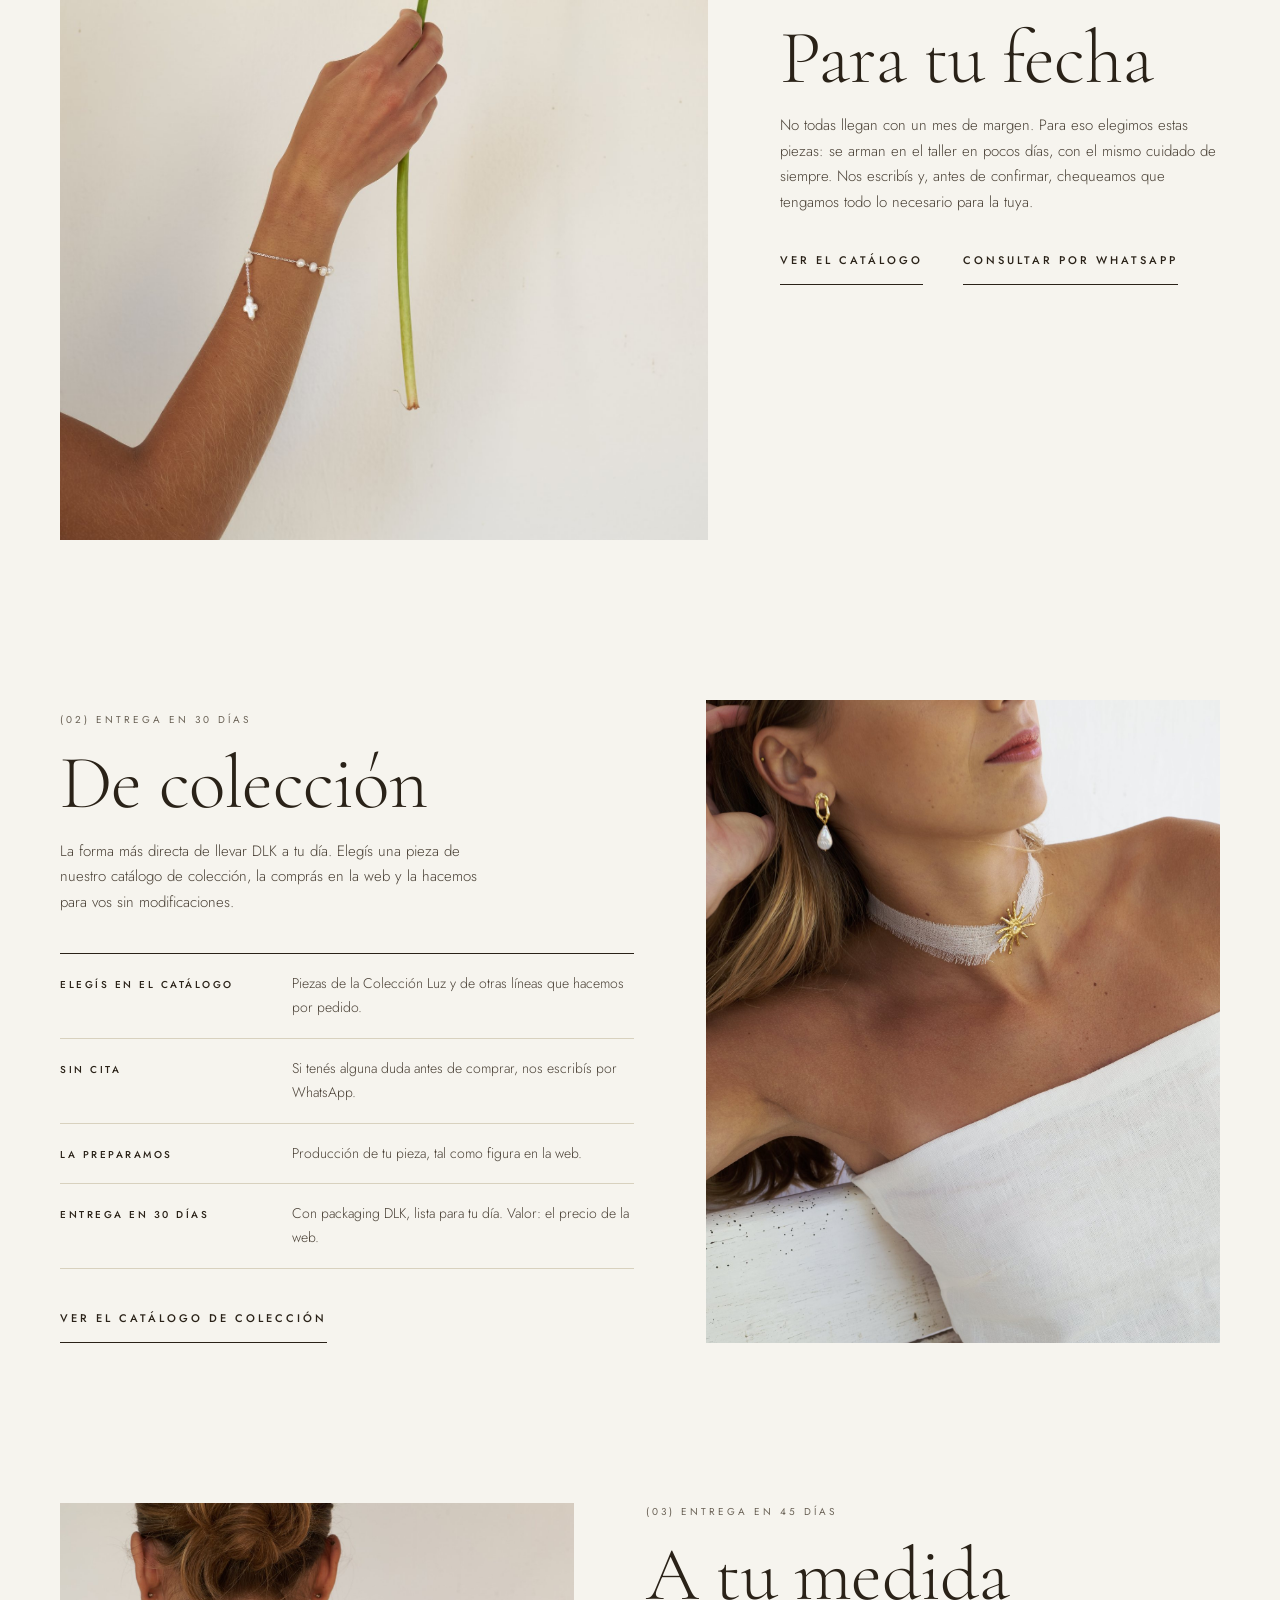
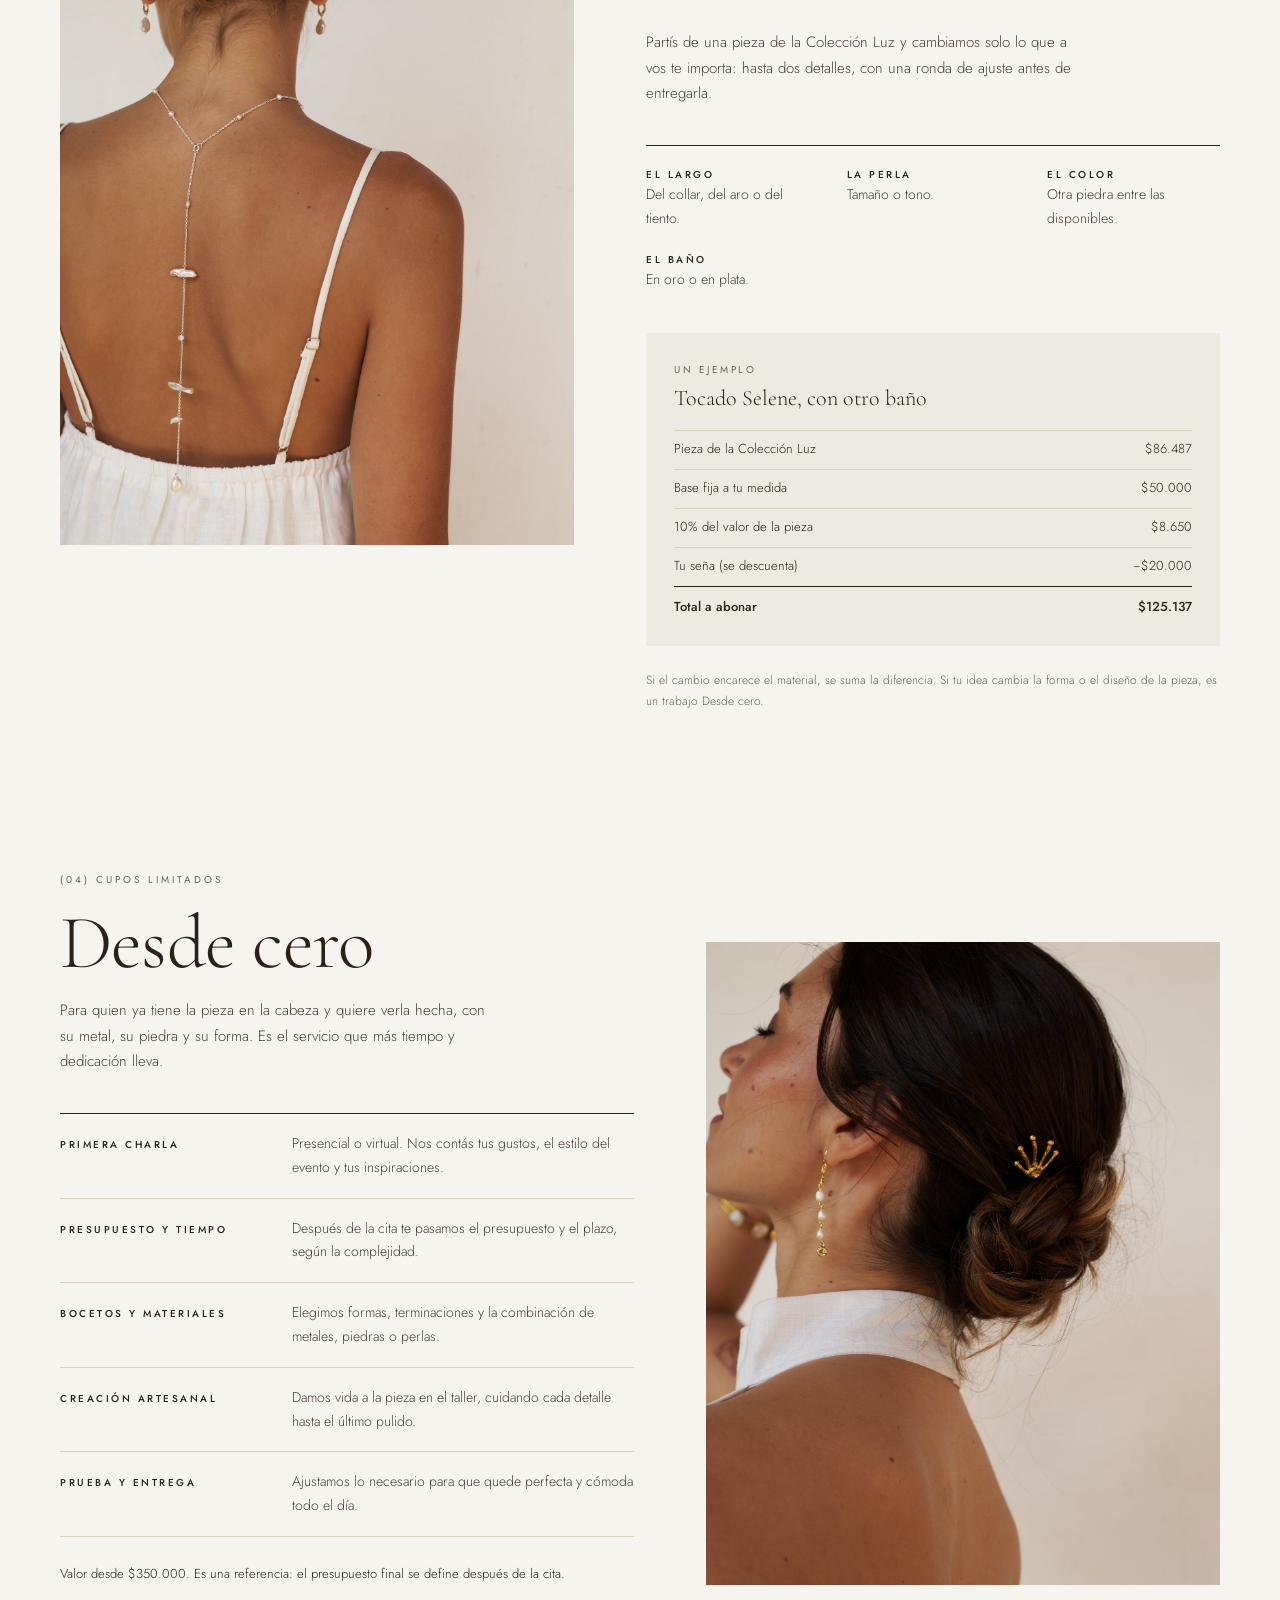
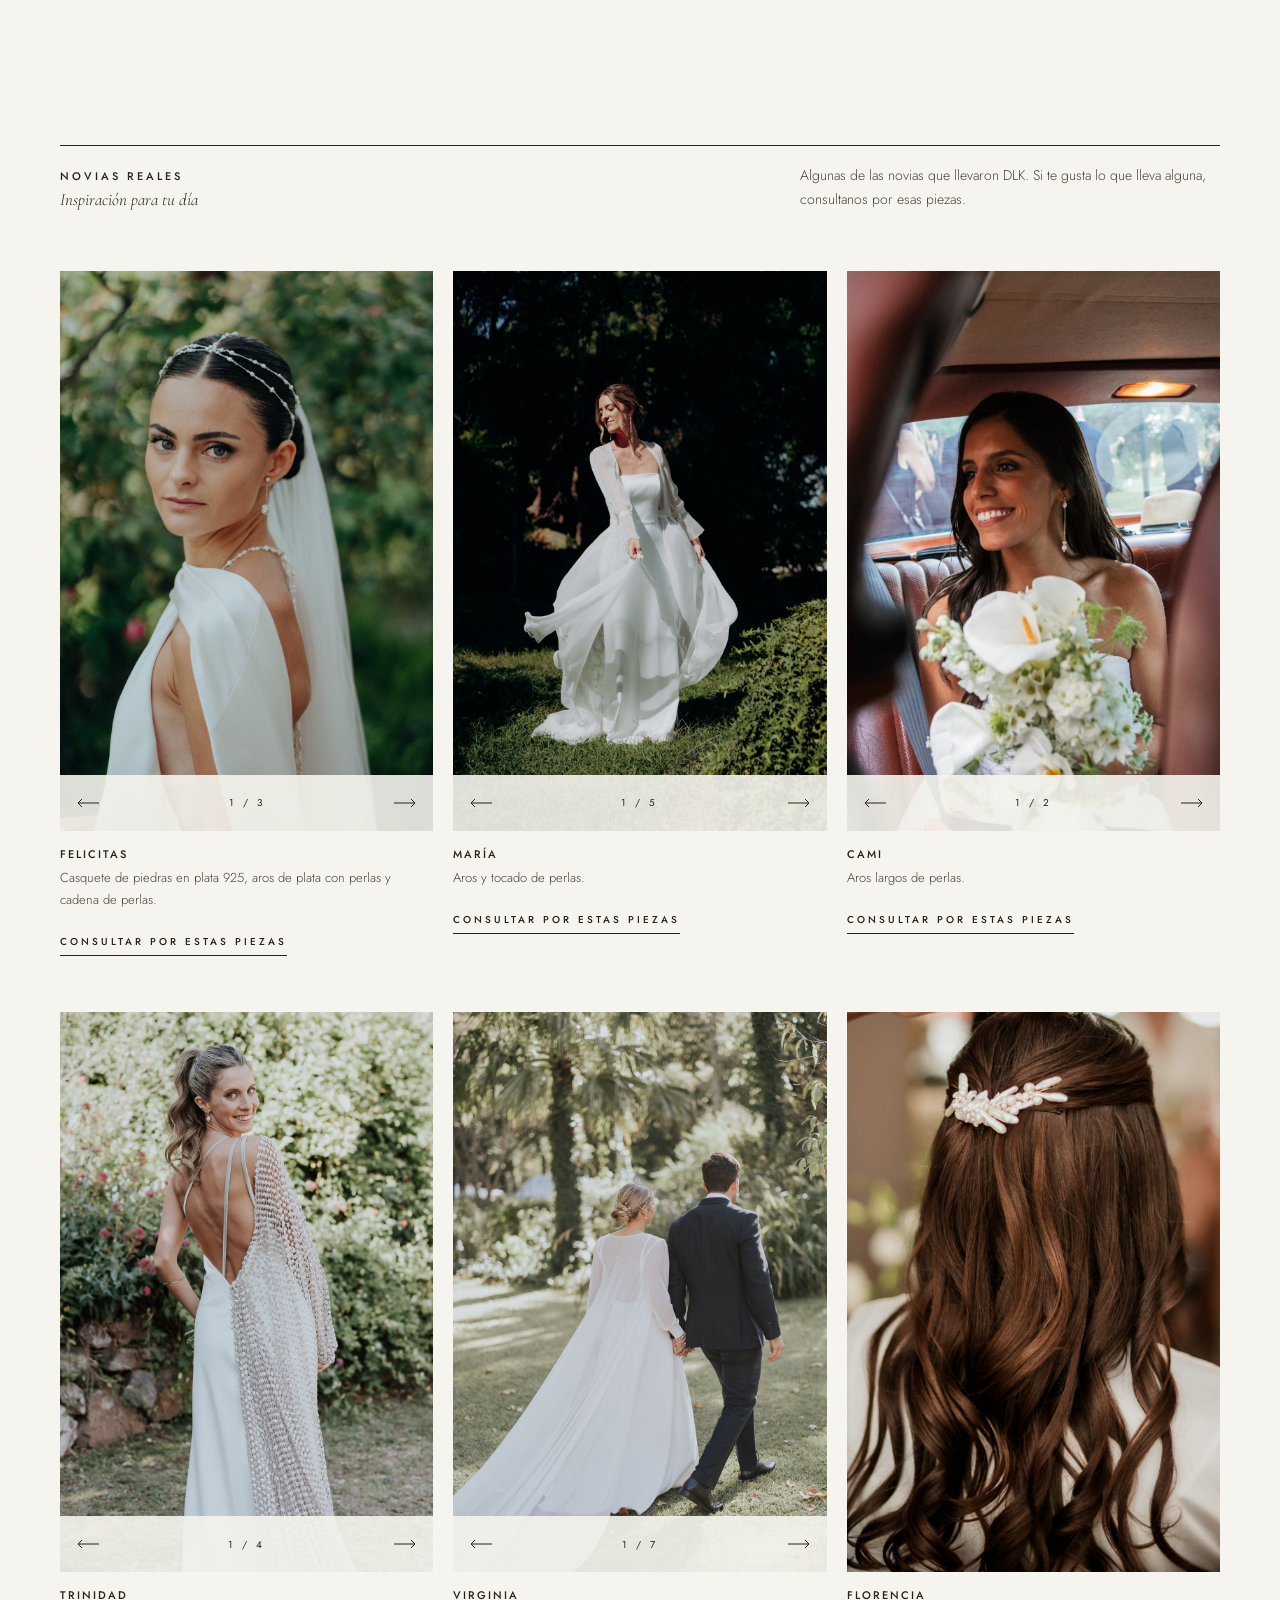
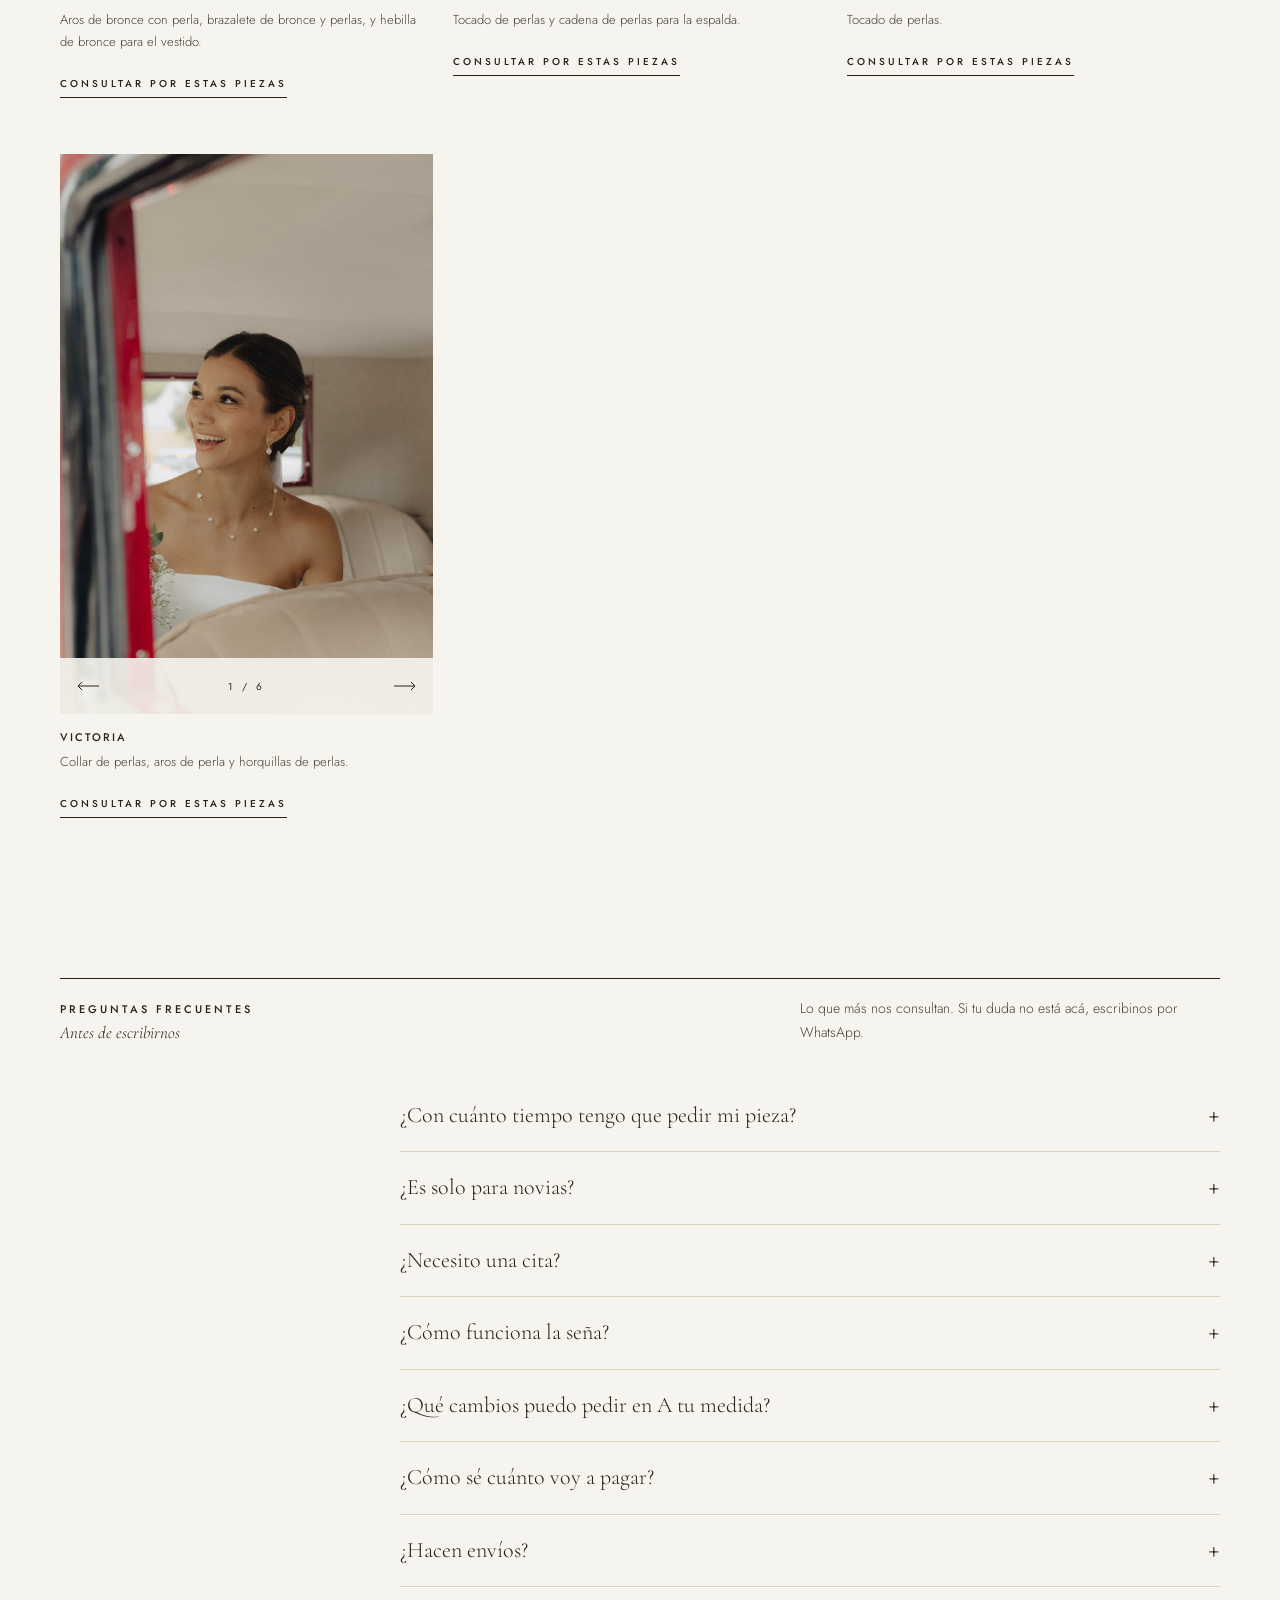
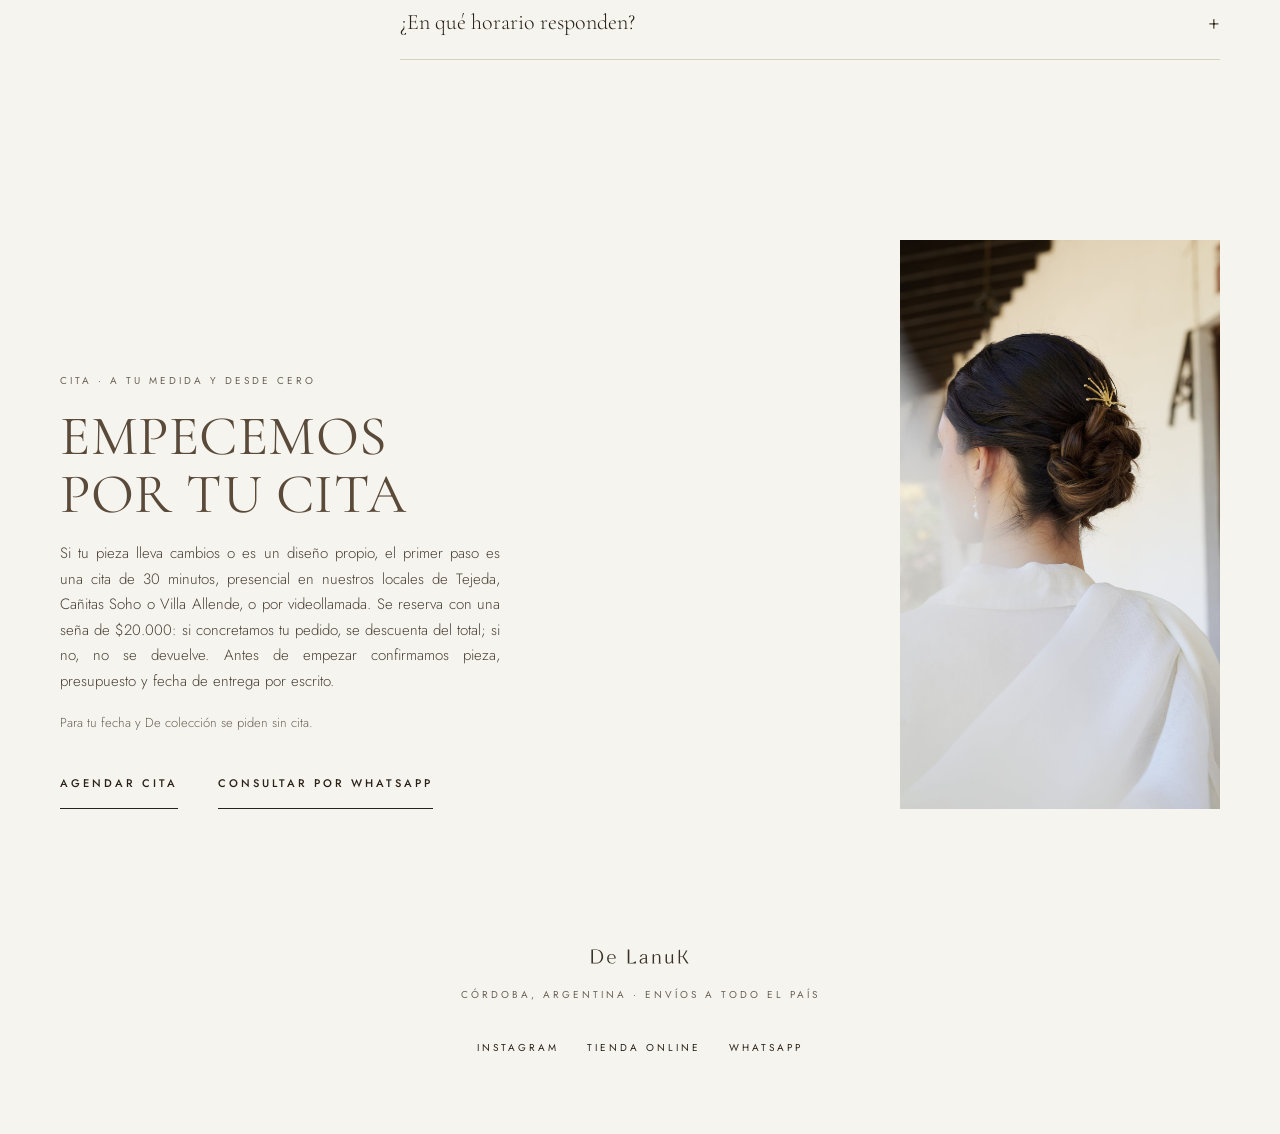
<file: v-yjnsfsrre/index.html>
<!doctype html>
<html lang="es" data-pagina="inicio">
<head>
<meta charset="utf-8">
<meta name="viewport" content="width=device-width, initial-scale=1">
<title>Piezas a medida · De LanuK</title>
<meta name="description" content="Joyería artesanal a medida, hecha en Córdoba. Para novias, madrinas, testigos e invitadas: piezas de armado rápido, de colección, con cambios o diseñadas desde cero.">
<meta name="robots" content="noindex, nofollow, noarchive">
<meta property="og:title" content="Piezas a medida · De LanuK">
<meta property="og:description" content="Cuatro servicios, cada uno con su proceso, su precio y su plazo.">
<meta property="og:type" content="website">
<meta property="og:site_name" content="De LanuK">
<meta property="og:locale" content="es_AR">
<meta property="og:url" content="https://amedida.delanuk.com/v-yjnsfsrre/">
<meta property="og:image" content="https://amedida.delanuk.com/v-yjnsfsrre/img/og.jpg">
<meta property="og:image:width" content="1200">
<meta property="og:image:height" content="630">
<meta property="og:image:alt" content="Novia con vincha de perlas en la puerta de una casona">
<meta name="twitter:card" content="summary_large_image">
<meta name="theme-color" content="#F6F4EE">
<link rel="icon" type="image/svg+xml" href="/portada/dlk.svg">
<link rel="preconnect" href="https://fonts.gstatic.com" crossorigin>
<link rel="preconnect" href="https://fonts.googleapis.com">
<link href="https://fonts.googleapis.com/css2?family=Cormorant+Garamond:ital,wght@0,300;0,400;0,500;1,300;1,400&family=Jost:wght@300;400;500&display=swap" rel="stylesheet">
<style>
body{margin:0}
a{color:#2A2218;text-decoration:none}
a:hover{color:#5E6440}
.lk{border-bottom:1px solid #2A2218;padding-bottom:5px}
.lk:hover{border-bottom-color:#5E6440}
.ph{display:block;width:100%;height:100%;object-fit:cover}
.fq{border-bottom:1px solid #D8D1BE}
.fq summary{list-style:none;cursor:pointer;display:flex;justify-content:space-between;align-items:baseline;gap:24px;padding:22px 0;font-family:'Cormorant Garamond',Georgia,serif;font-size:22px;line-height:1.25}
.fq summary::-webkit-details-marker{display:none}
.fq summary::after{content:'+';font-family:'Jost',sans-serif;font-weight:300;font-size:20px;flex:none}
.fq[open] summary::after{content:'\2013'}
.fq summary:hover{color:#5E6440}
.fq p{margin:0 0 24px;max-width:640px;font-size:14px;line-height:1.7;color:#4A4136}
.ph{transition:opacity .45s ease}
.ph.out{opacity:0}
button:focus-visible,a:focus-visible{outline:1px solid #2A2218;outline-offset:3px}
@media (prefers-reduced-motion: reduce){.ph{transition:none}}
.hb{display:none}
.hb-b{display:none}
.mn-m{display:none}
@media (max-width:700px){
.hd{position:sticky;top:0;z-index:30;flex-wrap:nowrap!important;padding:6px 24px!important;background:rgba(246,244,238,.96);border-bottom:1px solid #E7E1D0}
.mn-m{display:block}
section{padding-top:96px!important;scroll-margin-top:52px}
section#inicio{padding-top:28px!important}
.h-par{grid-template-columns:1fr 1fr!important;gap:10px!important}
.c-txt{text-align:left!important}
.c-foto{flex:1 1 100%!important;aspect-ratio:4/5!important}
.hb{display:flex;flex:none;width:44px;height:44px;align-items:center;justify-content:center;border:0;background:transparent;color:#2A2218;padding:0;margin-right:-10px;cursor:pointer}
.hb[aria-expanded="true"] .hb-a{display:none}
.hb[aria-expanded="true"] .hb-b{display:inline}
.mn{display:none!important;position:absolute;left:0;right:0;top:100%;z-index:20;background:#F6F4EE;border-bottom:1px solid #D8D1BE;padding:6px 24px 18px;flex-direction:column;flex-wrap:nowrap!important;gap:0!important;font-size:11px!important;text-align:center;box-shadow:0 18px 30px -22px rgba(42,34,24,.35)}
.mn.open{display:flex!important}
.mn a{padding:17px 0!important;border-top:1px solid #E7E1D0}
.mn a:first-child{border-top:0}
.h-col{align-items:center;text-align:center;gap:28px!important}
.h-logo{margin:8px auto 0!important;width:min(250px,72%)!important}
.h-tag{text-align:center!important;max-width:310px!important;margin:0 auto!important;letter-spacing:1.4px!important}
.h-temp{flex-direction:column;flex-wrap:nowrap!important;align-items:center!important;text-align:center;gap:20px!important;padding:60px 0 52px!important}
.h-temp>div{margin:0!important;text-align:center!important;justify-content:center}
.h-links{flex-direction:column;flex-wrap:nowrap!important;align-items:center;gap:6px!important;padding-top:32px!important}
}
</style>
</head>
<body>
<div style="background: #F6F4EE; color: #2A2218; font-family: Jost, Helvetica, Arial, sans-serif; font-weight: 300; font-size: 15px; line-height: 1.7;">

<!-- CABECERA -->
<header class="hd" style="max-width: 1160px; margin: 0 auto; padding: 28px 24px 0; display: flex; flex-wrap: wrap; align-items: center; justify-content: space-between; gap: 16px 32px;">
<a href="#inicio" style="display: flex; align-items: center; gap: 14px; min-height: 44px;"><span style="font-size: 10px; letter-spacing: 3px; text-transform: uppercase; color: #6B6357; font-weight: 400;">Piezas a medida</span></a>
<button type="button" class="hb" id="hb" aria-label="Abrir el menú" aria-expanded="false" aria-controls="menu"><svg aria-hidden="true" width="24" height="16" viewBox="0 0 24 16" fill="none" stroke="currentColor" stroke-width="1"><path class="hb-a" d="M1 2h22M1 8h22M1 14h22"></path><path class="hb-b" d="M4 0l16 16M20 0L4 16"></path></svg></button>
<nav class="mn" id="menu" style="display: flex; flex-wrap: wrap; gap: 4px 28px; font-size: 10px; letter-spacing: 3px; text-transform: uppercase; font-weight: 400;">
<a href="#servicios" style="padding: 14px 0;">Servicios</a>
<a href="#fecha" style="padding: 14px 0;">Para tu fecha</a>
<a class="mn-m" href="#coleccion" style="padding: 14px 0;">De colección</a>
<a class="mn-m" href="#medida" style="padding: 14px 0;">A tu medida</a>
<a class="mn-m" href="#cero" style="padding: 14px 0;">Desde cero</a>
<a href="#novias" style="padding: 14px 0;">Novias reales</a>
<a href="#preguntas" style="padding: 14px 0;">Preguntas</a>
<a class="mn-m" href="#cita" style="padding: 14px 0;">Agendar cita</a>
<a href="https://wa.me/5493518131088?text=Hola%21%20Vi%20la%20p%C3%A1gina%20de%20piezas%20a%20medida%20y%20quiero%20hacer%20una%20consulta." target="_blank" rel="noopener" style="padding: 14px 0; font-weight: 500;">Consultar</a>
</nav>
</header>

<!-- INICIO -->
<section id="inicio" data-auto="6000" data-gal="[[{&quot;src&quot;:&quot;img/857438a7a02022c31e4b03cb0e3d1206.jpg&quot;,&quot;alt&quot;:&quot;Vincha de perlas y aro de perla&quot;,&quot;cap&quot;:&quot;Vincha y aro de perla&quot;},{&quot;src&quot;:&quot;img/3926fab5cc9ddb657791ddd7d5815b52.jpg&quot;,&quot;alt&quot;:&quot;Novia en la ventana a contraluz&quot;,&quot;cap&quot;:&quot;En la ventana&quot;}],[{&quot;src&quot;:&quot;img/ad3e74ed91aee57d6f02b001e33fea86.jpg&quot;,&quot;alt&quot;:&quot;Novia con velo y vincha de perlas junto a la ventana&quot;,&quot;cap&quot;:&quot;Velo y vincha&quot;},{&quot;src&quot;:&quot;img/90fe915bbca865efc3771007fc6de0c7.jpg&quot;,&quot;alt&quot;:&quot;Detalle de aro dorado con perlas&quot;,&quot;cap&quot;:&quot;Aro dorado con perlas&quot;}],[{&quot;src&quot;:&quot;img/0eb3da1765000858aaa909d4d52686f0.jpg&quot;,&quot;alt&quot;:&quot;Peineta dorada en el rodete, frente al espejo&quot;,&quot;cap&quot;:&quot;Peineta dorada&quot;},{&quot;src&quot;:&quot;img/39c19b1affda0c456d96c1669568a7da.jpg&quot;,&quot;alt&quot;:&quot;Collar de espalda con perlas y aros de perla&quot;,&quot;cap&quot;:&quot;Collar de espalda&quot;}]]" style="max-width: 1160px; margin: 0 auto; padding: 56px 24px 0;">
<div style="display: grid; grid-template-columns: repeat(auto-fit, minmax(min(300px, 100%), 1fr)); gap: 32px 48px; align-items: stretch;">
<div class="h-col" style="display: flex; flex-direction: column; justify-content: space-between; gap: 40px;">
<img class="h-logo" src="img/f1523249a5fcb2e54a89eae8928cf41b.svg" alt="De LanuK" style="display: block; width: clamp(220px, 30vw, 380px); max-width: 100%; height: auto; margin-top: 8px;">
<p class="h-tag" style="margin: 0; max-width: 300px; font-size: 11px; line-height: 1.9; letter-spacing: 1.6px; text-transform: uppercase; font-weight: 400; text-align: justify;">Tu pieza a medida, hecha artesanalmente y pensada para tu evento especial. Diseño propio, trabajo de taller y materiales nobles, en cada detalle.</p>
</div>
<div style="justify-self: end; width: 100%; max-width: 520px; aspect-ratio: 4 / 5; overflow: hidden; background: #E7E1D0;"><img class="ph" src="img/f70f959e14a320c5c825ee7a6da3b7e1.jpg" alt="Novia en la puerta con vincha de perlas"></div>
</div>

<div class="h-temp" style="display: flex; flex-wrap: wrap; align-items: flex-end; justify-content: space-between; gap: 24px 48px; padding: 88px 0 80px;">
<div style="display: flex; gap: 48px; font-size: 11px; letter-spacing: 3px; text-transform: uppercase; font-weight: 400;"><span>2026 – 2027</span><span>Temporada</span></div>
<div style="text-align: right; margin-left: auto;">
<div style="font-size: 11px; letter-spacing: 4px; text-transform: uppercase; font-weight: 400; word-spacing: 14px;">Novias Madrinas Invitadas</div>
<h1 style="margin: 6px 0 0; font-family: 'Cormorant Garamond', Georgia, serif; font-weight: 300; font-size: clamp(44px, 7.4vw, 96px); line-height: 1; letter-spacing: 0.02em; text-transform: uppercase;">A medida</h1>
</div>
</div>

<div class="h-par" style="display: grid; grid-template-columns: repeat(auto-fit, minmax(min(300px, 100%), 1fr)); gap: 20px;">
<figure style="margin: 0;"><div style="aspect-ratio: 4 / 5; overflow: hidden; background: #E7E1D0;"><img class="ph" loading="lazy" data-slot="0" src="img/857438a7a02022c31e4b03cb0e3d1206.jpg" alt="Vincha de perlas y aro de perla"></div></figure>
<figure style="margin: 0;"><div style="aspect-ratio: 4 / 5; overflow: hidden; background: #E7E1D0;"><img class="ph" loading="lazy" data-slot="1" src="img/3926fab5cc9ddb657791ddd7d5815b52.jpg" alt="Novia en la ventana a contraluz"></div></figure>
</div>
<div style="display: flex; align-items: center; justify-content: flex-end; gap: 6px; padding-top: 6px;">
<span style="margin-right: auto; font-size: 10px; letter-spacing: 3px; text-transform: uppercase; color: #6B6357; font-weight: 400;">Colección Luz</span>
<button type="button" aria-label="Fotos anteriores" data-dir="-1" style="width: 44px; height: 44px; border: 0; background: transparent; color: #2A2218; cursor: pointer; display: flex; align-items: center; justify-content: center; padding: 0;"><svg aria-hidden="true" width="22" height="10" viewBox="0 0 22 10" fill="none" stroke="currentColor" stroke-width="1"><path d="M22 5H1M5 1 1 5l4 4"></path></svg></button>
<span style="font-size: 10px; letter-spacing: 3px; font-weight: 400;" data-cuenta>1 / 3</span>
<button type="button" aria-label="Fotos siguientes" data-dir="1" style="width: 44px; height: 44px; border: 0; background: transparent; color: #2A2218; cursor: pointer; display: flex; align-items: center; justify-content: center; padding: 0;"><svg aria-hidden="true" width="22" height="10" viewBox="0 0 22 10" fill="none" stroke="currentColor" stroke-width="1"><path d="M0 5h21M17 1l4 4-4 4"></path></svg></button>
</div>

<div class="h-links" style="display: flex; flex-wrap: wrap; gap: 16px 40px; padding-top: 44px; font-size: 11px; letter-spacing: 3px; text-transform: uppercase; font-weight: 500;">
<a class="lk" href="#servicios" style="display: inline-flex; align-items: center; min-height: 44px; box-sizing: border-box;">Ver los cuatro servicios</a>
<a class="lk" href="https://wa.me/5493518131088?text=Hola%21%20Vi%20la%20p%C3%A1gina%20de%20piezas%20a%20medida%20y%20quiero%20hacer%20una%20consulta." target="_blank" rel="noopener" style="display: inline-flex; align-items: center; min-height: 44px; box-sizing: border-box;">Consultar por WhatsApp</a>
</div>
</section>

<!-- SERVICIOS -->
<section id="servicios" style="max-width: 1160px; margin: 0 auto; padding: 140px 24px 0;">
<div style="display: flex; flex-wrap: wrap; justify-content: space-between; align-items: baseline; gap: 12px 40px; border-top: 1px solid #2A2218; padding-top: 18px;">
<div><div style="font-size: 11px; letter-spacing: 3px; text-transform: uppercase; font-weight: 500;">Servicios</div><div style="font-family: 'Cormorant Garamond', Georgia, serif; font-style: italic; font-size: 17px;">Los cuatro</div></div>
<p style="margin: 0; max-width: 420px; font-size: 14px; color: #4A4136;">Cuanto más tuya es la pieza, más tiempo lleva. Cada servicio tiene su proceso, su precio y su plazo claros desde el primer día.</p>
</div>

<div style="display: grid; grid-template-columns: repeat(auto-fit, minmax(min(100%, max(260px, 34%)), 1fr)); gap: 72px 24px; padding-top: 56px;">

<article data-auto="5200" data-gal="[[{&quot;src&quot;:&quot;../portada/pulsera.jpg&quot;,&quot;alt&quot;:&quot;Pulsera de perlas con cruz y una cala&quot;}],[{&quot;src&quot;:&quot;../portada/estela.jpg&quot;,&quot;alt&quot;:&quot;Aro dorado con perla, de perfil&quot;}],[{&quot;src&quot;:&quot;img/57fca766e4fdb36f5aa1d62e1a6cd421.jpg&quot;,&quot;alt&quot;:&quot;Novia con aros de perlas colgantes&quot;}]]" style="display: flex; flex-direction: column; gap: 14px;">
<div style="font-size: 10px; letter-spacing: 2.5px; color: #6B6357; font-weight: 400;">(01)</div>
<div style="aspect-ratio: 3 / 4; overflow: hidden; background: #E7E1D0;"><img class="ph" data-slot="0" loading="lazy" src="../portada/pulsera.jpg" alt="Pulsera de perlas con cruz y una cala"></div>
<h2 style="margin: 6px 0 0; font-family: 'Cormorant Garamond', Georgia, serif; font-weight: 400; font-size: 27px; line-height: 1.1;">Para tu fecha</h2>
<p style="margin: 0; font-size: 14px; color: #4A4136;">Piezas de armado rápido: las armamos en el taller en pocos días.</p>
<div style="display: flex; flex-direction: column; font-size: 12px; border-top: 1px solid #D8D1BE;">
<div style="display: flex; justify-content: space-between; gap: 12px; padding: 8px 0; border-bottom: 1px solid #D8D1BE;"><span style="letter-spacing: 2px; text-transform: uppercase; font-size: 10px; color: #6B6357; font-weight: 400;">Entrega</span><span>Hasta 7 días hábiles</span></div>
<div style="display: flex; justify-content: space-between; gap: 12px; padding: 8px 0; border-bottom: 1px solid #D8D1BE;"><span style="letter-spacing: 2px; text-transform: uppercase; font-size: 10px; color: #6B6357; font-weight: 400;">Cita</span><span>Consulta por WhatsApp</span></div>
<div style="display: flex; justify-content: space-between; gap: 12px; padding: 8px 0; border-bottom: 1px solid #D8D1BE;"><span style="letter-spacing: 2px; text-transform: uppercase; font-size: 10px; color: #6B6357; font-weight: 400;">Valor</span><span>Precio de la web</span></div>
</div>
<a class="lk" href="#fecha" style="align-self: flex-start; margin-top: 6px; padding-top: 12px; font-size: 10px; letter-spacing: 3px; text-transform: uppercase; font-weight: 500;">Conocer más</a>
</article>

<article data-auto="5900" data-gal="[[{&quot;src&quot;:&quot;img/edd030ea642754d8102f06991374b5f9.jpg&quot;,&quot;alt&quot;:&quot;Choker Vela y aro con perla de la Colección Luz&quot;}],[{&quot;src&quot;:&quot;../portada/constelacion.jpg&quot;,&quot;alt&quot;:&quot;Collar de perlas de dos vueltas con broche dorado&quot;}],[{&quot;src&quot;:&quot;../portada/vela.jpg&quot;,&quot;alt&quot;:&quot;Choker de gasa con sol dorado&quot;}]]" style="display: flex; flex-direction: column; gap: 14px;">
<div style="font-size: 10px; letter-spacing: 2.5px; color: #6B6357; font-weight: 400;">(02)</div>
<div style="aspect-ratio: 3 / 4; overflow: hidden; background: #E7E1D0;"><img class="ph" data-slot="0" loading="lazy" src="img/edd030ea642754d8102f06991374b5f9.jpg" alt="Choker Vela y aro con perla de la Colección Luz"></div>
<h2 style="margin: 6px 0 0; font-family: 'Cormorant Garamond', Georgia, serif; font-weight: 400; font-size: 27px; line-height: 1.1;">De colección</h2>
<p style="margin: 0; font-size: 14px; color: #4A4136;">Una pieza de nuestras colecciones, hecha para vos tal como es.</p>
<div style="display: flex; flex-direction: column; font-size: 12px; border-top: 1px solid #D8D1BE;">
<div style="display: flex; justify-content: space-between; gap: 12px; padding: 8px 0; border-bottom: 1px solid #D8D1BE;"><span style="letter-spacing: 2px; text-transform: uppercase; font-size: 10px; color: #6B6357; font-weight: 400;">Entrega</span><span>30 días</span></div>
<div style="display: flex; justify-content: space-between; gap: 12px; padding: 8px 0; border-bottom: 1px solid #D8D1BE;"><span style="letter-spacing: 2px; text-transform: uppercase; font-size: 10px; color: #6B6357; font-weight: 400;">Cita</span><span>No hace falta</span></div>
<div style="display: flex; justify-content: space-between; gap: 12px; padding: 8px 0; border-bottom: 1px solid #D8D1BE;"><span style="letter-spacing: 2px; text-transform: uppercase; font-size: 10px; color: #6B6357; font-weight: 400;">Valor</span><span>Precio de la web</span></div>
</div>
<a class="lk" href="#coleccion" style="align-self: flex-start; margin-top: 6px; padding-top: 12px; font-size: 10px; letter-spacing: 3px; text-transform: uppercase; font-weight: 500;">Conocer más</a>
</article>

<article data-auto="6600" data-gal="[[{&quot;src&quot;:&quot;img/39c19b1affda0c456d96c1669568a7da.jpg&quot;,&quot;alt&quot;:&quot;Collar de espalda con perlas y aros de perla&quot;}],[{&quot;src&quot;:&quot;../portada/rosario.jpg&quot;,&quot;alt&quot;:&quot;Rosario de perlas sobre un vestido blanco&quot;}],[{&quot;src&quot;:&quot;../portada/brazalete.jpg&quot;,&quot;alt&quot;:&quot;Peineta, aro largo y brazalete con perlas&quot;}]]" style="display: flex; flex-direction: column; gap: 14px;">
<div style="font-size: 10px; letter-spacing: 2.5px; color: #6B6357; font-weight: 400;">(03)</div>
<div style="aspect-ratio: 3 / 4; overflow: hidden; background: #E7E1D0;"><img class="ph" data-slot="0" loading="lazy" src="img/39c19b1affda0c456d96c1669568a7da.jpg" alt="Collar de espalda con perlas y aros de perla"></div>
<h2 style="margin: 6px 0 0; font-family: 'Cormorant Garamond', Georgia, serif; font-weight: 400; font-size: 27px; line-height: 1.1;">A tu medida</h2>
<p style="margin: 0; font-size: 14px; color: #4A4136;">Una pieza de la Colección Luz con hasta dos cambios.</p>
<div style="display: flex; flex-direction: column; font-size: 12px; border-top: 1px solid #D8D1BE;">
<div style="display: flex; justify-content: space-between; gap: 12px; padding: 8px 0; border-bottom: 1px solid #D8D1BE;"><span style="letter-spacing: 2px; text-transform: uppercase; font-size: 10px; color: #6B6357; font-weight: 400;">Entrega</span><span>45 días</span></div>
<div style="display: flex; justify-content: space-between; gap: 12px; padding: 8px 0; border-bottom: 1px solid #D8D1BE;"><span style="letter-spacing: 2px; text-transform: uppercase; font-size: 10px; color: #6B6357; font-weight: 400;">Cita</span><span>30 minutos</span></div>
<div style="display: flex; justify-content: space-between; gap: 12px; padding: 8px 0; border-bottom: 1px solid #D8D1BE;"><span style="letter-spacing: 2px; text-transform: uppercase; font-size: 10px; color: #6B6357; font-weight: 400;">Valor</span><span>Web + $50.000 + 10%</span></div>
</div>
<a class="lk" href="#medida" style="align-self: flex-start; margin-top: 6px; padding-top: 12px; font-size: 10px; letter-spacing: 3px; text-transform: uppercase; font-weight: 500;">Conocer más</a>
</article>

<article data-auto="7300" data-gal="[[{&quot;src&quot;:&quot;img/1db83151dc6a2d61bbac3a6d24b1fecb.jpg&quot;,&quot;alt&quot;:&quot;Peineta dorada en el rodete, aro largo de perlas&quot;}],[{&quot;src&quot;:&quot;../portada/peineta.jpg&quot;,&quot;alt&quot;:&quot;Peineta dorada en un rodete&quot;}],[{&quot;src&quot;:&quot;../portada/aro.jpg&quot;,&quot;alt&quot;:&quot;Aro dorado con perlas&quot;}]]" style="display: flex; flex-direction: column; gap: 14px;">
<div style="font-size: 10px; letter-spacing: 2.5px; color: #6B6357; font-weight: 400;">(04)</div>
<div style="aspect-ratio: 3 / 4; overflow: hidden; background: #E7E1D0;"><img class="ph" data-slot="0" loading="lazy" src="img/1db83151dc6a2d61bbac3a6d24b1fecb.jpg" alt="Peineta dorada en el rodete, aro largo de perlas"></div>
<h2 style="margin: 6px 0 0; font-family: 'Cormorant Garamond', Georgia, serif; font-weight: 400; font-size: 27px; line-height: 1.1;">Desde cero</h2>
<p style="margin: 0; font-size: 14px; color: #4A4136;">Un diseño nuevo a partir de tu idea. Cupos limitados.</p>
<div style="display: flex; flex-direction: column; font-size: 12px; border-top: 1px solid #D8D1BE;">
<div style="display: flex; justify-content: space-between; gap: 12px; padding: 8px 0; border-bottom: 1px solid #D8D1BE;"><span style="letter-spacing: 2px; text-transform: uppercase; font-size: 10px; color: #6B6357; font-weight: 400;">Entrega</span><span>Según la complejidad</span></div>
<div style="display: flex; justify-content: space-between; gap: 12px; padding: 8px 0; border-bottom: 1px solid #D8D1BE;"><span style="letter-spacing: 2px; text-transform: uppercase; font-size: 10px; color: #6B6357; font-weight: 400;">Cita</span><span>Charla, bocetos y prueba</span></div>
<div style="display: flex; justify-content: space-between; gap: 12px; padding: 8px 0; border-bottom: 1px solid #D8D1BE;"><span style="letter-spacing: 2px; text-transform: uppercase; font-size: 10px; color: #6B6357; font-weight: 400;">Valor</span><span>Desde $350.000</span></div>
</div>
<a class="lk" href="#cero" style="align-self: flex-start; margin-top: 6px; padding-top: 12px; font-size: 10px; letter-spacing: 3px; text-transform: uppercase; font-weight: 500;">Conocer más</a>
</article>

</div>
</section>

<!-- 01 PARA TU FECHA -->
<section id="fecha" style="max-width: 1160px; margin: 0 auto; padding: 160px 24px 0;">
<div style="display: flex; flex-wrap: wrap; align-items: center; gap: 40px 72px;">
<div style="flex: 1 1 380px; min-width: 0; aspect-ratio: 4 / 5; overflow: hidden; background: #E7E1D0;"><img class="ph" loading="lazy" src="img/55855d0e3aac6e39e703678ac49f0c5a.jpg" alt="Pulsera de perlas con una cala"></div>
<div style="flex: 1 1 340px; min-width: 0; display: flex; flex-direction: column; gap: 18px; max-width: 440px;">
<div style="font-size: 10px; letter-spacing: 3px; text-transform: uppercase; color: #6B6357; font-weight: 400;">(01) Hasta 7 días hábiles</div>
<h2 style="margin: 0; font-family: 'Cormorant Garamond', Georgia, serif; font-weight: 300; font-size: clamp(44px, 6vw, 76px); line-height: 0.98; letter-spacing: -0.01em;">Para tu fecha</h2>
<p style="margin: 0; color: #4A4136;">No todas llegan con un mes de margen. Para eso elegimos estas piezas: se arman en el taller en pocos días, con el mismo cuidado de siempre. Nos escribís y, antes de confirmar, chequeamos que tengamos todo lo necesario para la tuya.</p>
<div style="display: flex; flex-wrap: wrap; gap: 16px 40px; padding-top: 8px; font-size: 11px; letter-spacing: 3px; text-transform: uppercase; font-weight: 500;">
<a class="lk" href="catalogo/" style="display: inline-flex; align-items: center; min-height: 44px; box-sizing: border-box;">Ver el catálogo</a>
<a class="lk" href="https://wa.me/5493518131088?text=Hola%21%20Mi%20fecha%20est%C3%A1%20cerca%20y%20quiero%20consultar%20por%20una%20pieza%20de%20armado%20r%C3%A1pido." target="_blank" rel="noopener" style="display: inline-flex; align-items: center; min-height: 44px; box-sizing: border-box;">Consultar por WhatsApp</a>
</div>
</div>
</div>

</section>

<!-- 02 DE COLECCIÓN -->
<section id="coleccion" style="max-width: 1160px; margin: 0 auto; padding: 160px 24px 0;">
<div style="display: flex; flex-wrap: wrap-reverse; gap: 48px 72px; align-items: flex-start;">
<div style="flex: 1 1 400px; min-width: 0; display: flex; flex-direction: column; gap: 18px;">
<div style="font-size: 10px; letter-spacing: 3px; text-transform: uppercase; color: #6B6357; font-weight: 400;">(02) Entrega en 30 días</div>
<h2 style="margin: 0; font-family: 'Cormorant Garamond', Georgia, serif; font-weight: 300; font-size: clamp(44px, 6vw, 76px); line-height: 0.98; letter-spacing: -0.01em;">De colección</h2>
<p style="margin: 0; max-width: 440px; color: #4A4136;">La forma más directa de llevar DLK a tu día. Elegís una pieza de nuestro catálogo de colección, la comprás en la web y la hacemos para vos sin modificaciones.</p>
<div style="display: flex; flex-direction: column; margin-top: 20px; border-top: 1px solid #2A2218;">
<div style="display: flex; flex-wrap: wrap; gap: 4px 32px; padding: 18px 0; border-bottom: 1px solid #D8D1BE;"><span style="flex: 0 0 200px; font-size: 10px; letter-spacing: 2.5px; text-transform: uppercase; font-weight: 500; padding-top: 4px;">Elegís en el catálogo</span><span style="flex: 1 1 240px; font-size: 14px; color: #4A4136;">Piezas de la Colección Luz y de otras líneas que hacemos por pedido.</span></div>
<div style="display: flex; flex-wrap: wrap; gap: 4px 32px; padding: 18px 0; border-bottom: 1px solid #D8D1BE;"><span style="flex: 0 0 200px; font-size: 10px; letter-spacing: 2.5px; text-transform: uppercase; font-weight: 500; padding-top: 4px;">Sin cita</span><span style="flex: 1 1 240px; font-size: 14px; color: #4A4136;">Si tenés alguna duda antes de comprar, nos escribís por WhatsApp.</span></div>
<div style="display: flex; flex-wrap: wrap; gap: 4px 32px; padding: 18px 0; border-bottom: 1px solid #D8D1BE;"><span style="flex: 0 0 200px; font-size: 10px; letter-spacing: 2.5px; text-transform: uppercase; font-weight: 500; padding-top: 4px;">La preparamos</span><span style="flex: 1 1 240px; font-size: 14px; color: #4A4136;">Producción de tu pieza, tal como figura en la web.</span></div>
<div style="display: flex; flex-wrap: wrap; gap: 4px 32px; padding: 18px 0; border-bottom: 1px solid #D8D1BE;"><span style="flex: 0 0 200px; font-size: 10px; letter-spacing: 2.5px; text-transform: uppercase; font-weight: 500; padding-top: 4px;">Entrega en 30 días</span><span style="flex: 1 1 240px; font-size: 14px; color: #4A4136;">Con packaging DLK, lista para tu día. Valor: el precio de la web.</span></div>
</div>
<a class="lk" href="coleccion/" style="align-self: flex-start; margin-top: 12px; display: inline-flex; align-items: center; min-height: 44px; box-sizing: border-box; font-size: 11px; letter-spacing: 3px; text-transform: uppercase; font-weight: 500;">Ver el catálogo de colección</a>
</div>
<div style="flex: 1 1 340px; min-width: 0; aspect-ratio: 4 / 5; overflow: hidden; background: #E7E1D0;"><img class="ph" loading="lazy" src="img/edd030ea642754d8102f06991374b5f9.jpg" alt="Choker Vela y aro con perla de la Colección Luz"></div>
</div>
</section>

<!-- 03 A TU MEDIDA -->
<section id="medida" style="max-width: 1160px; margin: 0 auto; padding: 160px 24px 0;">
<div style="display: flex; flex-wrap: wrap; gap: 48px 72px; align-items: flex-start;">
<div style="flex: 1 1 340px; min-width: 0; aspect-ratio: 4 / 5; overflow: hidden; background: #E7E1D0;"><img class="ph" loading="lazy" src="img/39c19b1affda0c456d96c1669568a7da.jpg" alt="Collar de espalda con perlas y aros de perla"></div>
<div style="flex: 1 1 400px; min-width: 0; display: flex; flex-direction: column; gap: 18px;">
<div style="font-size: 10px; letter-spacing: 3px; text-transform: uppercase; color: #6B6357; font-weight: 400;">(03) Entrega en 45 días</div>
<h2 style="margin: 0; font-family: 'Cormorant Garamond', Georgia, serif; font-weight: 300; font-size: clamp(44px, 6vw, 76px); line-height: 0.98; letter-spacing: -0.01em;">A tu medida</h2>
<p style="margin: 0; max-width: 440px; color: #4A4136;">Partís de una pieza de la Colección Luz y cambiamos solo lo que a vos te importa: hasta dos detalles, con una ronda de ajuste antes de entregarla.</p>
<div style="display: grid; grid-template-columns: repeat(auto-fit, minmax(min(150px, 100%), 1fr)); gap: 20px 28px; margin-top: 20px; border-top: 1px solid #2A2218; padding-top: 20px;">
<div><div style="font-size: 10px; letter-spacing: 2.5px; text-transform: uppercase; font-weight: 500;">El largo</div><div style="font-size: 14px; color: #4A4136;">Del collar, del aro o del tiento.</div></div>
<div><div style="font-size: 10px; letter-spacing: 2.5px; text-transform: uppercase; font-weight: 500;">La perla</div><div style="font-size: 14px; color: #4A4136;">Tamaño o tono.</div></div>
<div><div style="font-size: 10px; letter-spacing: 2.5px; text-transform: uppercase; font-weight: 500;">El color</div><div style="font-size: 14px; color: #4A4136;">Otra piedra entre las disponibles.</div></div>
<div><div style="font-size: 10px; letter-spacing: 2.5px; text-transform: uppercase; font-weight: 500;">El baño</div><div style="font-size: 14px; color: #4A4136;">En oro o en plata.</div></div>
</div>
<div style="margin-top: 24px; padding: 28px; background: #EDEAE2; display: flex; flex-direction: column; gap: 2px; font-size: 13px;">
<div style="font-size: 10px; letter-spacing: 2.5px; text-transform: uppercase; color: #6B6357; font-weight: 400;">Un ejemplo</div>
<div style="font-family: 'Cormorant Garamond', Georgia, serif; font-size: 22px; padding-bottom: 10px;">Tocado Selene, con otro baño</div>
<div style="display: flex; justify-content: space-between; gap: 12px; padding: 7px 0; border-top: 1px solid #D8D1BE;"><span>Pieza de la Colección Luz</span><span>$86.487</span></div>
<div style="display: flex; justify-content: space-between; gap: 12px; padding: 7px 0; border-top: 1px solid #D8D1BE;"><span>Base fija a tu medida</span><span>$50.000</span></div>
<div style="display: flex; justify-content: space-between; gap: 12px; padding: 7px 0; border-top: 1px solid #D8D1BE;"><span>10% del valor de la pieza</span><span>$8.650</span></div>
<div style="display: flex; justify-content: space-between; gap: 12px; padding: 7px 0; border-top: 1px solid #D8D1BE;"><span>Tu seña (se descuenta)</span><span>−$20.000</span></div>
<div style="display: flex; justify-content: space-between; gap: 12px; padding: 9px 0 0; border-top: 1px solid #2A2218; font-weight: 500;"><span>Total a abonar</span><span>$125.137</span></div>
</div>
<p style="margin: 6px 0 0; font-size: 12px; color: #6B6357;">Si el cambio encarece el material, se suma la diferencia. Si tu idea cambia la forma o el diseño de la pieza, es un trabajo Desde cero.</p>
</div>
</div>
</section>

<!-- 04 DESDE CERO -->
<section id="cero" style="max-width: 1160px; margin: 0 auto; padding: 160px 24px 0;">
<div style="display: flex; flex-wrap: wrap-reverse; gap: 48px 72px; align-items: flex-start;">
<div style="flex: 1 1 400px; min-width: 0; display: flex; flex-direction: column; gap: 18px;">
<div style="font-size: 10px; letter-spacing: 3px; text-transform: uppercase; color: #6B6357; font-weight: 400;">(04) Cupos limitados</div>
<h2 style="margin: 0; font-family: 'Cormorant Garamond', Georgia, serif; font-weight: 300; font-size: clamp(44px, 6vw, 76px); line-height: 0.98; letter-spacing: -0.01em;">Desde cero</h2>
<p style="margin: 0; max-width: 440px; color: #4A4136;">Para quien ya tiene la pieza en la cabeza y quiere verla hecha, con su metal, su piedra y su forma. Es el servicio que más tiempo y dedicación lleva.</p>
<div style="display: flex; flex-direction: column; margin-top: 20px; border-top: 1px solid #2A2218;">
<div style="display: flex; flex-wrap: wrap; gap: 4px 32px; padding: 18px 0; border-bottom: 1px solid #D8D1BE;"><span style="flex: 0 0 200px; font-size: 10px; letter-spacing: 2.5px; text-transform: uppercase; font-weight: 500; padding-top: 4px;">Primera charla</span><span style="flex: 1 1 240px; font-size: 14px; color: #4A4136;">Presencial o virtual. Nos contás tus gustos, el estilo del evento y tus inspiraciones.</span></div>
<div style="display: flex; flex-wrap: wrap; gap: 4px 32px; padding: 18px 0; border-bottom: 1px solid #D8D1BE;"><span style="flex: 0 0 200px; font-size: 10px; letter-spacing: 2.5px; text-transform: uppercase; font-weight: 500; padding-top: 4px;">Presupuesto y tiempo</span><span style="flex: 1 1 240px; font-size: 14px; color: #4A4136;">Después de la cita te pasamos el presupuesto y el plazo, según la complejidad.</span></div>
<div style="display: flex; flex-wrap: wrap; gap: 4px 32px; padding: 18px 0; border-bottom: 1px solid #D8D1BE;"><span style="flex: 0 0 200px; font-size: 10px; letter-spacing: 2.5px; text-transform: uppercase; font-weight: 500; padding-top: 4px;">Bocetos y materiales</span><span style="flex: 1 1 240px; font-size: 14px; color: #4A4136;">Elegimos formas, terminaciones y la combinación de metales, piedras o perlas.</span></div>
<div style="display: flex; flex-wrap: wrap; gap: 4px 32px; padding: 18px 0; border-bottom: 1px solid #D8D1BE;"><span style="flex: 0 0 200px; font-size: 10px; letter-spacing: 2.5px; text-transform: uppercase; font-weight: 500; padding-top: 4px;">Creación artesanal</span><span style="flex: 1 1 240px; font-size: 14px; color: #4A4136;">Damos vida a la pieza en el taller, cuidando cada detalle hasta el último pulido.</span></div>
<div style="display: flex; flex-wrap: wrap; gap: 4px 32px; padding: 18px 0; border-bottom: 1px solid #D8D1BE;"><span style="flex: 0 0 200px; font-size: 10px; letter-spacing: 2.5px; text-transform: uppercase; font-weight: 500; padding-top: 4px;">Prueba y entrega</span><span style="flex: 1 1 240px; font-size: 14px; color: #4A4136;">Ajustamos lo necesario para que quede perfecta y cómoda todo el día.</span></div>
</div>
<p style="margin: 8px 0 0; font-size: 13px;">Valor desde $350.000. Es una referencia: el presupuesto final se define después de la cita.</p>
</div>
<div style="flex: 1 1 340px; min-width: 0; aspect-ratio: 4 / 5; overflow: hidden; background: #E7E1D0;"><img class="ph" loading="lazy" src="img/1db83151dc6a2d61bbac3a6d24b1fecb.jpg" alt="Peineta dorada en el rodete, aro largo de perlas"></div>
</div>
</section>

<!-- NOVIAS REALES -->
<section id="novias" style="max-width: 1160px; margin: 0 auto; padding: 160px 24px 0;">
<div style="display: flex; flex-wrap: wrap; justify-content: space-between; align-items: baseline; gap: 12px 40px; border-top: 1px solid #2A2218; padding-top: 18px;">
<div><div style="font-size: 11px; letter-spacing: 3px; text-transform: uppercase; font-weight: 500;">Novias reales</div><div style="font-family: 'Cormorant Garamond', Georgia, serif; font-style: italic; font-size: 17px;">Inspiración para tu día</div></div>
<p style="margin: 0; max-width: 420px; font-size: 14px; color: #4A4136;">Algunas de las novias que llevaron DLK. Si te gusta lo que lleva alguna, consultanos por esas piezas.</p>
</div>
<div style="display: grid; grid-template-columns: repeat(auto-fit, minmax(min(300px, 100%), 1fr)); gap: 56px 20px; padding-top: 56px;">
<article data-gal="[[{&quot;src&quot;:&quot;img/50d1624e03439830fd5da1842641b9c9.jpg&quot;,&quot;alt&quot;:&quot;Felicitas con tocado de perlas y aros colgantes, de frente&quot;}],[{&quot;src&quot;:&quot;img/dd45a117c1cc79fb08a3c9c32d60df9a.jpg&quot;,&quot;alt&quot;:&quot;Detalle del tocado de perlas, el aro y el collar de Felicitas&quot;}],[{&quot;src&quot;:&quot;img/d1908c6492066f89125534eb7f1a9c31.jpg&quot;,&quot;alt&quot;:&quot;Felicitas con su ramo, tocado y aros&quot;}]]" style="display: flex; flex-direction: column; gap: 4px;">
<div style="position: relative; aspect-ratio: 2 / 3; overflow: hidden; background: #E7E1D0; margin-bottom: 10px;">
<img class="ph" loading="lazy" data-slot="0" src="img/50d1624e03439830fd5da1842641b9c9.jpg" alt="Felicitas con tocado de perlas y aros colgantes, de frente">
<div style="position: absolute; left: 0; right: 0; bottom: 0; display: flex; align-items: center; justify-content: space-between; padding: 6px; background: rgba(246, 244, 238, 0.9);">
<button type="button" aria-label="Foto anterior" data-dir="-1" style="width: 44px; height: 44px; border: 0; background: transparent; color: #2A2218; cursor: pointer; display: flex; align-items: center; justify-content: center; padding: 0;"><svg aria-hidden="true" width="22" height="10" viewBox="0 0 22 10" fill="none" stroke="currentColor" stroke-width="1"><path d="M22 5H1M5 1 1 5l4 4"></path></svg></button>
<span style="font-size: 10px; letter-spacing: 3px; font-weight: 400;" data-cuenta>1 / 3</span>
<button type="button" aria-label="Foto siguiente" data-dir="1" style="width: 44px; height: 44px; border: 0; background: transparent; color: #2A2218; cursor: pointer; display: flex; align-items: center; justify-content: center; padding: 0;"><svg aria-hidden="true" width="22" height="10" viewBox="0 0 22 10" fill="none" stroke="currentColor" stroke-width="1"><path d="M0 5h21M17 1l4 4-4 4"></path></svg></button>
</div>
</div>
<span style="font-size: 11px; letter-spacing: 2px; text-transform: uppercase; font-weight: 500;">Felicitas</span>
<span style="font-size: 13px; color: #4A4136;">Casquete de piedras en plata 925, aros de plata con perlas y cadena de perlas.</span>
<a class="lk" data-ev="novias:Felicitas" href="https://wa.me/5493518131088?text=Hola%21%20Vi%20la%20p%C3%A1gina%20de%20piezas%20a%20medida%20y%20quiero%20consultar%20por%20lo%20que%20lleva%20Felicitas." target="_blank" rel="noopener" style="align-self: flex-start; margin-top: 8px; padding-top: 10px; font-size: 10px; letter-spacing: 3px; text-transform: uppercase; font-weight: 500;">Consultar por estas piezas</a>
</article>
<article data-gal="[[{&quot;src&quot;:&quot;img/02e7a792dbe206c8460e81ab61145c67.jpg&quot;,&quot;alt&quot;:&quot;María con su vestido y aros de perlas en el jardín&quot;}],[{&quot;src&quot;:&quot;img/509bce42e76e94851f7580136cbeff97.jpg&quot;,&quot;alt&quot;:&quot;María de perfil con aros largos de perlas&quot;}],[{&quot;src&quot;:&quot;img/c565a1e24c5c88a5b42a4e141ad48900.jpg&quot;,&quot;alt&quot;:&quot;María con su pareja, aros de perlas&quot;}],[{&quot;src&quot;:&quot;img/a828c964abadbdffb2ed6006f61726cc.jpg&quot;,&quot;alt&quot;:&quot;María de espaldas, tocado y aros de perlas&quot;}],[{&quot;src&quot;:&quot;img/9429d1440b9116766ffdcfb69b676db6.jpg&quot;,&quot;alt&quot;:&quot;Detalle del aro largo de perlas y el tocado de María&quot;}]]" style="display: flex; flex-direction: column; gap: 4px;">
<div style="position: relative; aspect-ratio: 2 / 3; overflow: hidden; background: #E7E1D0; margin-bottom: 10px;">
<img class="ph" loading="lazy" data-slot="0" src="img/02e7a792dbe206c8460e81ab61145c67.jpg" alt="María con su vestido y aros de perlas en el jardín">
<div style="position: absolute; left: 0; right: 0; bottom: 0; display: flex; align-items: center; justify-content: space-between; padding: 6px; background: rgba(246, 244, 238, 0.9);">
<button type="button" aria-label="Foto anterior" data-dir="-1" style="width: 44px; height: 44px; border: 0; background: transparent; color: #2A2218; cursor: pointer; display: flex; align-items: center; justify-content: center; padding: 0;"><svg aria-hidden="true" width="22" height="10" viewBox="0 0 22 10" fill="none" stroke="currentColor" stroke-width="1"><path d="M22 5H1M5 1 1 5l4 4"></path></svg></button>
<span style="font-size: 10px; letter-spacing: 3px; font-weight: 400;" data-cuenta>1 / 5</span>
<button type="button" aria-label="Foto siguiente" data-dir="1" style="width: 44px; height: 44px; border: 0; background: transparent; color: #2A2218; cursor: pointer; display: flex; align-items: center; justify-content: center; padding: 0;"><svg aria-hidden="true" width="22" height="10" viewBox="0 0 22 10" fill="none" stroke="currentColor" stroke-width="1"><path d="M0 5h21M17 1l4 4-4 4"></path></svg></button>
</div>
</div>
<span style="font-size: 11px; letter-spacing: 2px; text-transform: uppercase; font-weight: 500;">María</span>
<span style="font-size: 13px; color: #4A4136;">Aros y tocado de perlas.</span>
<a class="lk" data-ev="novias:María" href="https://wa.me/5493518131088?text=Hola%21%20Vi%20la%20p%C3%A1gina%20de%20piezas%20a%20medida%20y%20quiero%20consultar%20por%20lo%20que%20lleva%20Mar%C3%ADa." target="_blank" rel="noopener" style="align-self: flex-start; margin-top: 8px; padding-top: 10px; font-size: 10px; letter-spacing: 3px; text-transform: uppercase; font-weight: 500;">Consultar por estas piezas</a>
</article>
<article data-gal="[[{&quot;src&quot;:&quot;img/60256207f91e9f7d44fbdf64578617fd.jpg&quot;,&quot;alt&quot;:&quot;Cami en el auto con su ramo y aros largos de perla&quot;}],[{&quot;src&quot;:&quot;img/bcda7e6680bacf28cdcef5acff3d076c.jpg&quot;,&quot;alt&quot;:&quot;Cami con su ramo y aros largos de perla en el jardín&quot;}]]" style="display: flex; flex-direction: column; gap: 4px;">
<div style="position: relative; aspect-ratio: 2 / 3; overflow: hidden; background: #E7E1D0; margin-bottom: 10px;">
<img class="ph" loading="lazy" data-slot="0" src="img/60256207f91e9f7d44fbdf64578617fd.jpg" alt="Cami en el auto con su ramo y aros largos de perla">
<div style="position: absolute; left: 0; right: 0; bottom: 0; display: flex; align-items: center; justify-content: space-between; padding: 6px; background: rgba(246, 244, 238, 0.9);">
<button type="button" aria-label="Foto anterior" data-dir="-1" style="width: 44px; height: 44px; border: 0; background: transparent; color: #2A2218; cursor: pointer; display: flex; align-items: center; justify-content: center; padding: 0;"><svg aria-hidden="true" width="22" height="10" viewBox="0 0 22 10" fill="none" stroke="currentColor" stroke-width="1"><path d="M22 5H1M5 1 1 5l4 4"></path></svg></button>
<span style="font-size: 10px; letter-spacing: 3px; font-weight: 400;" data-cuenta>1 / 2</span>
<button type="button" aria-label="Foto siguiente" data-dir="1" style="width: 44px; height: 44px; border: 0; background: transparent; color: #2A2218; cursor: pointer; display: flex; align-items: center; justify-content: center; padding: 0;"><svg aria-hidden="true" width="22" height="10" viewBox="0 0 22 10" fill="none" stroke="currentColor" stroke-width="1"><path d="M0 5h21M17 1l4 4-4 4"></path></svg></button>
</div>
</div>
<span style="font-size: 11px; letter-spacing: 2px; text-transform: uppercase; font-weight: 500;">Cami</span>
<span style="font-size: 13px; color: #4A4136;">Aros largos de perlas.</span>
<a class="lk" data-ev="novias:Cami" href="https://wa.me/5493518131088?text=Hola%21%20Vi%20la%20p%C3%A1gina%20de%20piezas%20a%20medida%20y%20quiero%20consultar%20por%20lo%20que%20lleva%20Cami." target="_blank" rel="noopener" style="align-self: flex-start; margin-top: 8px; padding-top: 10px; font-size: 10px; letter-spacing: 3px; text-transform: uppercase; font-weight: 500;">Consultar por estas piezas</a>
</article>
<article data-gal="[[{&quot;src&quot;:&quot;img/8e6d184056bfff4b5899a686877cfe42.jpg&quot;,&quot;alt&quot;:&quot;Trinidad de espaldas con brazalete y aros de bronce y perla&quot;}],[{&quot;src&quot;:&quot;img/e261fc2ba79d105903025dbe28585cc6.jpg&quot;,&quot;alt&quot;:&quot;Detalle del brazalete de bronce con perlas de Trinidad&quot;}],[{&quot;src&quot;:&quot;img/438ca8074f71c586537f70c3f04f60db.jpg&quot;,&quot;alt&quot;:&quot;Trinidad con su ramo, hebilla de bronce en el vestido&quot;}],[{&quot;src&quot;:&quot;img/7e0168945385834870bf4b5e97d4e8d6.jpg&quot;,&quot;alt&quot;:&quot;Detalle del aro de bronce con perla de Trinidad&quot;}]]" style="display: flex; flex-direction: column; gap: 4px;">
<div style="position: relative; aspect-ratio: 2 / 3; overflow: hidden; background: #E7E1D0; margin-bottom: 10px;">
<img class="ph" loading="lazy" data-slot="0" src="img/8e6d184056bfff4b5899a686877cfe42.jpg" alt="Trinidad de espaldas con brazalete y aros de bronce y perla">
<div style="position: absolute; left: 0; right: 0; bottom: 0; display: flex; align-items: center; justify-content: space-between; padding: 6px; background: rgba(246, 244, 238, 0.9);">
<button type="button" aria-label="Foto anterior" data-dir="-1" style="width: 44px; height: 44px; border: 0; background: transparent; color: #2A2218; cursor: pointer; display: flex; align-items: center; justify-content: center; padding: 0;"><svg aria-hidden="true" width="22" height="10" viewBox="0 0 22 10" fill="none" stroke="currentColor" stroke-width="1"><path d="M22 5H1M5 1 1 5l4 4"></path></svg></button>
<span style="font-size: 10px; letter-spacing: 3px; font-weight: 400;" data-cuenta>1 / 4</span>
<button type="button" aria-label="Foto siguiente" data-dir="1" style="width: 44px; height: 44px; border: 0; background: transparent; color: #2A2218; cursor: pointer; display: flex; align-items: center; justify-content: center; padding: 0;"><svg aria-hidden="true" width="22" height="10" viewBox="0 0 22 10" fill="none" stroke="currentColor" stroke-width="1"><path d="M0 5h21M17 1l4 4-4 4"></path></svg></button>
</div>
</div>
<span style="font-size: 11px; letter-spacing: 2px; text-transform: uppercase; font-weight: 500;">Trinidad</span>
<span style="font-size: 13px; color: #4A4136;">Aros de bronce con perla, brazalete de bronce y perlas, y hebilla de bronce para el vestido.</span>
<a class="lk" data-ev="novias:Trinidad" href="https://wa.me/5493518131088?text=Hola%21%20Vi%20la%20p%C3%A1gina%20de%20piezas%20a%20medida%20y%20quiero%20consultar%20por%20lo%20que%20lleva%20Trinidad." target="_blank" rel="noopener" style="align-self: flex-start; margin-top: 8px; padding-top: 10px; font-size: 10px; letter-spacing: 3px; text-transform: uppercase; font-weight: 500;">Consultar por estas piezas</a>
</article>
<article data-gal="[[{&quot;src&quot;:&quot;img/9bece7d11c4d2af45fc5ae53302467ce.jpg&quot;,&quot;alt&quot;:&quot;Virginia con su ramo, tocado y aros de perlas&quot;}],[{&quot;src&quot;:&quot;img/ee4e423363e096152c6e0ae35766f216.jpg&quot;,&quot;alt&quot;:&quot;Virginia sentada en el jardín con su ramo&quot;}],[{&quot;src&quot;:&quot;img/8b2e708b1d2bc75339ce3546a185d898.jpg&quot;,&quot;alt&quot;:&quot;Virginia con su vestido y pulseras de perlas&quot;}],[{&quot;src&quot;:&quot;img/59916332f20924e5c218244bb27863a2.jpg&quot;,&quot;alt&quot;:&quot;Virginia de espaldas con la cadena de perlas&quot;}],[{&quot;src&quot;:&quot;img/8855b22e375cec0adc00c94230e01f35.jpg&quot;,&quot;alt&quot;:&quot;Virginia y su pareja caminando por el jardín&quot;}],[{&quot;src&quot;:&quot;img/5ca3bc017e2b052c2970acccfbdadc23.jpg&quot;,&quot;alt&quot;:&quot;Virginia con su ramo, tocado de perlas&quot;}],[{&quot;src&quot;:&quot;img/12581d6db9537a48618083c46b062ea7.jpg&quot;,&quot;alt&quot;:&quot;Virginia abrazada, tocado de perlas en el recogido&quot;}]]" style="display: flex; flex-direction: column; gap: 4px;">
<div style="position: relative; aspect-ratio: 2 / 3; overflow: hidden; background: #E7E1D0; margin-bottom: 10px;">
<img class="ph" loading="lazy" data-slot="0" src="img/9bece7d11c4d2af45fc5ae53302467ce.jpg" alt="Virginia con su ramo, tocado y aros de perlas">
<div style="position: absolute; left: 0; right: 0; bottom: 0; display: flex; align-items: center; justify-content: space-between; padding: 6px; background: rgba(246, 244, 238, 0.9);">
<button type="button" aria-label="Foto anterior" data-dir="-1" style="width: 44px; height: 44px; border: 0; background: transparent; color: #2A2218; cursor: pointer; display: flex; align-items: center; justify-content: center; padding: 0;"><svg aria-hidden="true" width="22" height="10" viewBox="0 0 22 10" fill="none" stroke="currentColor" stroke-width="1"><path d="M22 5H1M5 1 1 5l4 4"></path></svg></button>
<span style="font-size: 10px; letter-spacing: 3px; font-weight: 400;" data-cuenta>1 / 7</span>
<button type="button" aria-label="Foto siguiente" data-dir="1" style="width: 44px; height: 44px; border: 0; background: transparent; color: #2A2218; cursor: pointer; display: flex; align-items: center; justify-content: center; padding: 0;"><svg aria-hidden="true" width="22" height="10" viewBox="0 0 22 10" fill="none" stroke="currentColor" stroke-width="1"><path d="M0 5h21M17 1l4 4-4 4"></path></svg></button>
</div>
</div>
<span style="font-size: 11px; letter-spacing: 2px; text-transform: uppercase; font-weight: 500;">Virginia</span>
<span style="font-size: 13px; color: #4A4136;">Tocado de perlas y cadena de perlas para la espalda.</span>
<a class="lk" data-ev="novias:Virginia" href="https://wa.me/5493518131088?text=Hola%21%20Vi%20la%20p%C3%A1gina%20de%20piezas%20a%20medida%20y%20quiero%20consultar%20por%20lo%20que%20lleva%20Virginia." target="_blank" rel="noopener" style="align-self: flex-start; margin-top: 8px; padding-top: 10px; font-size: 10px; letter-spacing: 3px; text-transform: uppercase; font-weight: 500;">Consultar por estas piezas</a>
</article>
<article data-gal="[[{&quot;src&quot;:&quot;img/515bd78f066a98ae733aae916eae97eb.jpg&quot;,&quot;alt&quot;:&quot;Tocado de perlas en el pelo suelto de Florencia&quot;}]]" style="display: flex; flex-direction: column; gap: 4px;">
<div style="position: relative; aspect-ratio: 2 / 3; overflow: hidden; background: #E7E1D0; margin-bottom: 10px;">
<img class="ph" loading="lazy" data-slot="0" src="img/515bd78f066a98ae733aae916eae97eb.jpg" alt="Tocado de perlas en el pelo suelto de Florencia">

</div>
<span style="font-size: 11px; letter-spacing: 2px; text-transform: uppercase; font-weight: 500;">Florencia</span>
<span style="font-size: 13px; color: #4A4136;">Tocado de perlas.</span>
<a class="lk" data-ev="novias:Florencia" href="https://wa.me/5493518131088?text=Hola%21%20Vi%20la%20p%C3%A1gina%20de%20piezas%20a%20medida%20y%20quiero%20consultar%20por%20lo%20que%20lleva%20Florencia." target="_blank" rel="noopener" style="align-self: flex-start; margin-top: 8px; padding-top: 10px; font-size: 10px; letter-spacing: 3px; text-transform: uppercase; font-weight: 500;">Consultar por estas piezas</a>
</article>
<article data-gal="[[{&quot;src&quot;:&quot;img/600e7440c09da66f8d4bff91c2683be9.jpg&quot;,&quot;alt&quot;:&quot;Victoria en el auto con collar y aros de perla&quot;}],[{&quot;src&quot;:&quot;img/abbea8edbc1458b09dbd70443282a4a8.jpg&quot;,&quot;alt&quot;:&quot;Detalle del collar de perlas de Victoria&quot;}],[{&quot;src&quot;:&quot;img/a05df1333c1b6b814b5aeca9fdd90c8a.jpg&quot;,&quot;alt&quot;:&quot;Victoria de perfil con horquillas de perlas y aro de perla&quot;}],[{&quot;src&quot;:&quot;img/57687bc13361f9ff908b50380df7ce5f.jpg&quot;,&quot;alt&quot;:&quot;Victoria de espaldas con su ramo&quot;}],[{&quot;src&quot;:&quot;img/1ece7d456855e3308eec3846e28323c8.jpg&quot;,&quot;alt&quot;:&quot;Detalle del aro de perla de Victoria&quot;}],[{&quot;src&quot;:&quot;img/7608a9de2bfe7a29539bdffeca4cb81a.jpg&quot;,&quot;alt&quot;:&quot;Victoria en la ceremonia, horquillas de perlas en el recogido&quot;}]]" style="display: flex; flex-direction: column; gap: 4px;">
<div style="position: relative; aspect-ratio: 2 / 3; overflow: hidden; background: #E7E1D0; margin-bottom: 10px;">
<img class="ph" loading="lazy" data-slot="0" src="img/600e7440c09da66f8d4bff91c2683be9.jpg" alt="Victoria en el auto con collar y aros de perla">
<div style="position: absolute; left: 0; right: 0; bottom: 0; display: flex; align-items: center; justify-content: space-between; padding: 6px; background: rgba(246, 244, 238, 0.9);">
<button type="button" aria-label="Foto anterior" data-dir="-1" style="width: 44px; height: 44px; border: 0; background: transparent; color: #2A2218; cursor: pointer; display: flex; align-items: center; justify-content: center; padding: 0;"><svg aria-hidden="true" width="22" height="10" viewBox="0 0 22 10" fill="none" stroke="currentColor" stroke-width="1"><path d="M22 5H1M5 1 1 5l4 4"></path></svg></button>
<span style="font-size: 10px; letter-spacing: 3px; font-weight: 400;" data-cuenta>1 / 6</span>
<button type="button" aria-label="Foto siguiente" data-dir="1" style="width: 44px; height: 44px; border: 0; background: transparent; color: #2A2218; cursor: pointer; display: flex; align-items: center; justify-content: center; padding: 0;"><svg aria-hidden="true" width="22" height="10" viewBox="0 0 22 10" fill="none" stroke="currentColor" stroke-width="1"><path d="M0 5h21M17 1l4 4-4 4"></path></svg></button>
</div>
</div>
<span style="font-size: 11px; letter-spacing: 2px; text-transform: uppercase; font-weight: 500;">Victoria</span>
<span style="font-size: 13px; color: #4A4136;">Collar de perlas, aros de perla y horquillas de perlas.</span>
<a class="lk" data-ev="novias:Victoria" href="https://wa.me/5493518131088?text=Hola%21%20Vi%20la%20p%C3%A1gina%20de%20piezas%20a%20medida%20y%20quiero%20consultar%20por%20lo%20que%20lleva%20Victoria." target="_blank" rel="noopener" style="align-self: flex-start; margin-top: 8px; padding-top: 10px; font-size: 10px; letter-spacing: 3px; text-transform: uppercase; font-weight: 500;">Consultar por estas piezas</a>
</article>
</div>
</section>

<!-- PREGUNTAS -->
<section id="preguntas" style="max-width: 1160px; margin: 0 auto; padding: 160px 24px 0;">
<div style="display: flex; flex-wrap: wrap; justify-content: space-between; align-items: baseline; gap: 12px 40px; border-top: 1px solid #2A2218; padding-top: 18px;">
<div><div style="font-size: 11px; letter-spacing: 3px; text-transform: uppercase; font-weight: 500;">Preguntas frecuentes</div><div style="font-family: 'Cormorant Garamond', Georgia, serif; font-style: italic; font-size: 17px;">Antes de escribirnos</div></div>
<p style="margin: 0; max-width: 420px; font-size: 14px; color: #4A4136;">Lo que más nos consultan. Si tu duda no está acá, escribinos por WhatsApp.</p>
</div>
<div style="max-width: 820px; margin-left: auto; padding-top: 32px;">
<details class="fq"><summary>¿Con cuánto tiempo tengo que pedir mi pieza?</summary><p>Depende del servicio. Para tu fecha: hasta 7 días hábiles de armado. De colección: 30 días. A tu medida: 45 días. Desde cero: el plazo se define después de la cita, según la complejidad del diseño.</p></details>
<details class="fq"><summary>¿Es solo para novias?</summary><p>No. Trabajamos también con madrinas, testigos e invitadas, con los mismos servicios y las mismas condiciones.</p></details>
<details class="fq"><summary>¿Necesito una cita?</summary><p>Solo para A tu medida y Desde cero. Es una cita de 30 minutos, presencial en nuestros locales de Tejeda, Cañitas Soho o Villa Allende, o por videollamada. Para tu fecha y De colección se piden sin cita.</p></details>
<details class="fq"><summary>¿Cómo funciona la seña?</summary><p>La cita se reserva con una seña de $20.000. Si concretamos tu pedido, se descuenta del total; si no, no se devuelve. Para tu fecha y De colección no llevan seña.</p></details>
<details class="fq"><summary>¿Qué cambios puedo pedir en A tu medida?</summary><p>Hasta dos detalles sobre una pieza de la Colección Luz: el largo, la perla, el color de la piedra o el baño. Incluye una ronda de ajuste antes de la entrega. Si tu idea cambia la forma o el diseño de la pieza, es un trabajo Desde cero.</p></details>
<details class="fq"><summary>¿Cómo sé cuánto voy a pagar?</summary><p>Para tu fecha y De colección tienen el precio de la web. A tu medida suma una base fija de $50.000 y el 10% del valor de la pieza. Desde cero parte de $350.000 y el presupuesto final se define después de la cita. Antes de empezar confirmamos pieza, presupuesto y fecha de entrega por escrito.</p></details>
<details class="fq"><summary>¿Hacen envíos?</summary><p>Sí, enviamos a todo el país. También podés coordinar el retiro por nuestros locales en Córdoba.</p></details>
<details class="fq"><summary>¿En qué horario responden?</summary><p>De lunes a viernes de 10 a 16. Si nos escribís fuera de ese horario, te respondemos el siguiente día hábil.</p></details>
</div>
</section>

<!-- CITA -->
<section id="cita" style="max-width: 1160px; margin: 0 auto; padding: 180px 24px 0;">
<div style="display: flex; flex-wrap: wrap; gap: 48px 96px; align-items: flex-end;">
<div style="flex: 1 1 400px; min-width: 0; display: flex; flex-direction: column; gap: 18px;">
<div style="font-size: 10px; letter-spacing: 3px; text-transform: uppercase; color: #6B6357; font-weight: 400;">Cita · A tu medida y Desde cero</div>
<h2 style="margin: 0; font-family: 'Cormorant Garamond', Georgia, serif; font-weight: 400; font-size: clamp(36px, 4.6vw, 56px); line-height: 1.04; text-transform: uppercase; letter-spacing: 0.01em; color: #5A4A3A;">Empecemos<br>por tu cita</h2>
<p class="c-txt" style="margin: 0; max-width: 440px; color: #4A4136; text-align: justify;">Si tu pieza lleva cambios o es un diseño propio, el primer paso es una cita de 30 minutos, presencial en nuestros locales de Tejeda, Cañitas Soho o Villa Allende, o por videollamada. Se reserva con una seña de $20.000: si concretamos tu pedido, se descuenta del total; si no, no se devuelve. Antes de empezar confirmamos pieza, presupuesto y fecha de entrega por escrito.</p>
<p style="margin: 0; max-width: 440px; font-size: 13px; color: #6B6357;">Para tu fecha y De colección se piden sin cita.</p>
<div style="display: flex; flex-wrap: wrap; gap: 16px 40px; padding-top: 12px; font-size: 11px; letter-spacing: 3px; text-transform: uppercase; font-weight: 500;">
<a class="lk" href="https://calendly.com/delanuknovias/30min" style="display: inline-flex; align-items: center; min-height: 44px; box-sizing: border-box;">Agendar cita</a>
<a class="lk" href="https://wa.me/5493518131088?text=Hola%21%20Vi%20la%20p%C3%A1gina%20de%20piezas%20a%20medida%20y%20quiero%20hacer%20una%20consulta." target="_blank" rel="noopener" style="display: inline-flex; align-items: center; min-height: 44px; box-sizing: border-box;">Consultar por WhatsApp</a>
</div>
</div>
<div class="c-foto" style="flex: 0 1 320px; min-width: 0; aspect-ratio: 9 / 16; overflow: hidden; background: #E7E1D0;"><img class="ph" loading="lazy" src="img/054b60369942791a702426b364c5377a.jpg" alt="Novia con peinado recogido y aro de perla"></div>
</div>
</section>

<!-- PIE -->
<footer style="max-width: 1160px; margin: 0 auto; padding: 140px 24px 64px; display: flex; flex-direction: column; align-items: center; gap: 22px; text-align: center;">
<img src="img/f1523249a5fcb2e54a89eae8928cf41b.svg" alt="De LanuK" style="height: 15px; width: auto; display: block;">
<div style="font-size: 10px; letter-spacing: 3px; text-transform: uppercase; color: #6B6357; font-weight: 400;">Córdoba, Argentina · Envíos a todo el país</div>
<div style="display: flex; flex-wrap: wrap; justify-content: center; gap: 4px 28px; font-size: 10px; letter-spacing: 3px; text-transform: uppercase; font-weight: 400;">
<a href="https://instagram.com/de.lanuk" target="_blank" rel="noopener" style="padding: 14px 0;">Instagram</a>
<a href="https://delanuk.com" target="_blank" rel="noopener" style="padding: 14px 0;">Tienda online</a>
<a href="https://wa.me/5493518131088?text=Hola%21%20Vi%20la%20p%C3%A1gina%20de%20piezas%20a%20medida%20y%20quiero%20hacer%20una%20consulta." target="_blank" rel="noopener" style="padding: 14px 0;">WhatsApp</a>
</div>
</footer>

</div>
<script>
/* Galerías de fotos: flechas para pasar; la de arriba además avanza sola. */
(function () {
  var quieto = window.matchMedia && matchMedia('(prefers-reduced-motion: reduce)').matches;
  Array.prototype.forEach.call(document.querySelectorAll('[data-gal]'), function (g) {
    var fr; try { fr = JSON.parse(g.getAttribute('data-gal')); } catch (e) { return; }
    if (!fr || fr.length < 2) return;
    var i = 0, reloj = null;
    var cuenta = g.querySelector('[data-cuenta]');
    function precargar(n) { fr[(n + fr.length) % fr.length].forEach(function (f) { var im = new Image(); im.src = f.src; }); }
    function ir(n) {
      i = (n + fr.length) % fr.length;
      Array.prototype.forEach.call(g.querySelectorAll('img[data-slot]'), function (img) {
        var s = img.getAttribute('data-slot'), d = fr[i][+s]; if (!d) return;
        var cap = g.querySelector('[data-cap="' + s + '"]');
        function poner() {
          var listo = false;
          function mostrar() { if (listo) return; listo = true; img.classList.remove('out'); }
          img.onload = mostrar; img.onerror = mostrar; setTimeout(mostrar, 1500);
          img.removeAttribute('loading'); img.src = d.src; img.alt = d.alt;
          if (cap && d.cap) cap.textContent = d.cap;
          if (img.complete) mostrar();
        }
        if (quieto) { poner(); return; }
        img.classList.add('out'); setTimeout(poner, 260);
      });
      if (cuenta) cuenta.textContent = (i + 1) + ' / ' + fr.length;
      precargar(i + 1);
    }
    Array.prototype.forEach.call(g.querySelectorAll('[data-dir]'), function (b) {
      b.addEventListener('click', function () {
        if (reloj) { clearInterval(reloj); reloj = null; }
        ir(i + (+b.getAttribute('data-dir')));
      });
    });
    var cada = +g.getAttribute('data-auto');
    if (cada && !quieto) {
      precargar(1);
      reloj = setInterval(function () {
        if (document.hidden) return;
        var img = g.querySelector('img[data-slot]'); if (!img) return;
        var r = img.getBoundingClientRect();
        if (r.bottom < 0 || r.top > innerHeight) return;
        ir(i + 1);
      }, cada);
    }
  });
})();
/* Medición propia: avisa visitas y clics al sistema interno. No guarda nada de quien entra (ni IP, ni dispositivo, ni cookies). */
(function () {
  if (location.hostname !== 'amedida.delanuk.com') return;
  var U = 'https://delanuk-calendarios.pages.dev/api/ev', P = document.documentElement.getAttribute('data-pagina') || 'inicio';
  function ev(t, d) {
    try {
      var b = t + '|' + P + '|' + String(d || '').replace(/\|/g, ' ').slice(0, 100);
      if (navigator.sendBeacon) navigator.sendBeacon(U, b); else fetch(U, { method: 'POST', body: b, keepalive: true });
    } catch (e) {}
  }
  try { if (!sessionStorage.getItem('dlk-v-' + P)) { sessionStorage.setItem('dlk-v-' + P, '1'); ev('visita'); } } catch (e) { ev('visita'); }
  document.addEventListener('click', function (e) {
    var a = e.target && e.target.closest ? e.target.closest('a') : null; if (!a) return;
    var h = a.getAttribute('href') || '';
    if (h.indexOf('wa.me') > -1) {
      var d = a.getAttribute('data-ev');
      if (!d && a.hasAttribute('data-pid') && a.children[1]) d = a.children[1].textContent;
      if (!d) { var s = a.closest('section[id], header, footer'); d = s ? (s.id || (s.tagName === 'HEADER' ? 'cabecera' : 'pie')) : P; }
      ev('whatsapp', d);
    } else if (h.indexOf('calendly') > -1) ev('cita');
    else if (/(catalogo|coleccion)\/?$/.test(h)) ev('catalogo', /coleccion/.test(h) ? 'de-coleccion' : 'para-tu-fecha');
    else if (h.indexOf('delanuk.com') > -1 && h.indexOf('amedida') < 0) ev('tienda');
  }, true);
})();
</script>
<script>
(function(){var b=document.getElementById('hb'),m=document.getElementById('menu');if(!b||!m)return;
function set(o){m.classList.toggle('open',o);b.setAttribute('aria-expanded',o?'true':'false');b.setAttribute('aria-label',o?'Cerrar el menú':'Abrir el menú');}
b.addEventListener('click',function(e){e.stopPropagation();set(!m.classList.contains('open'));});
m.addEventListener('click',function(e){if(e.target.closest('a'))set(false);});
document.addEventListener('click',function(e){if(!m.contains(e.target))set(false);});
document.addEventListener('keydown',function(e){if(e.key==='Escape')set(false);});
})();
</script>
</body>
</html>
</file>
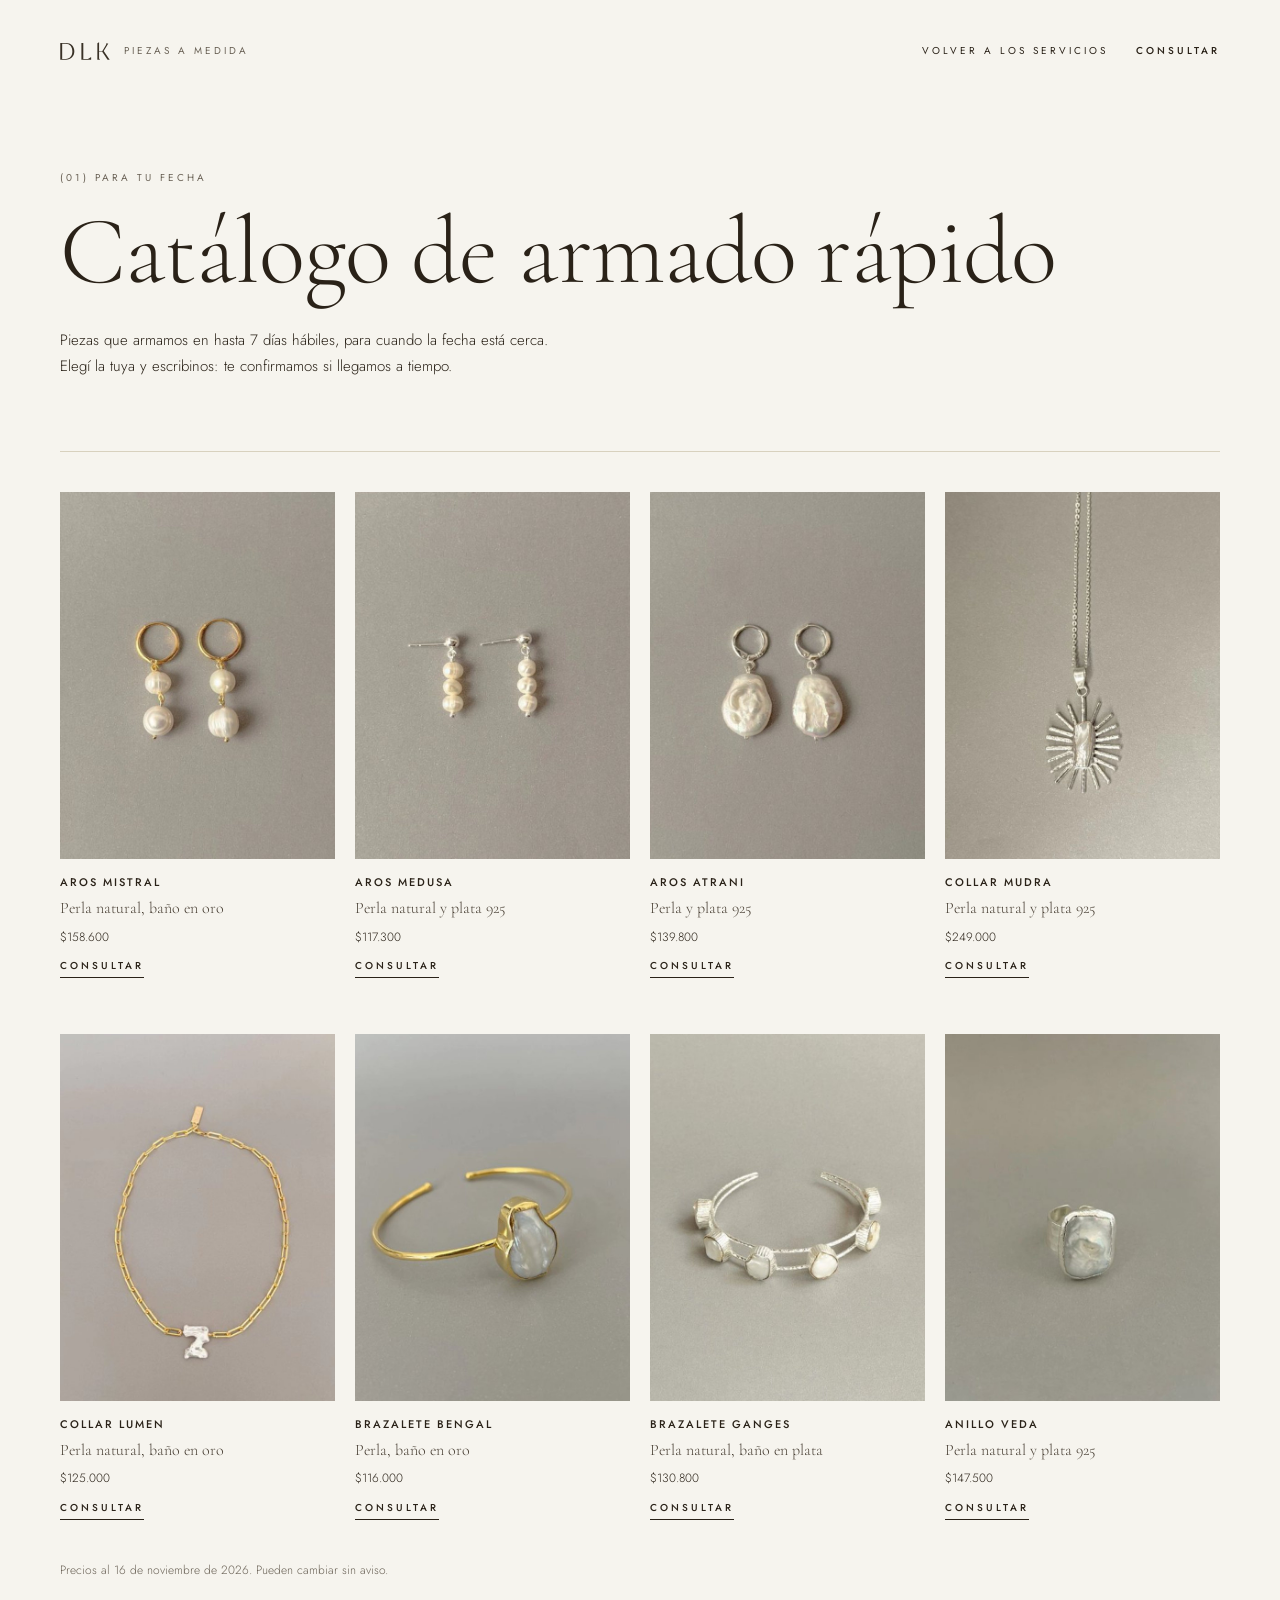
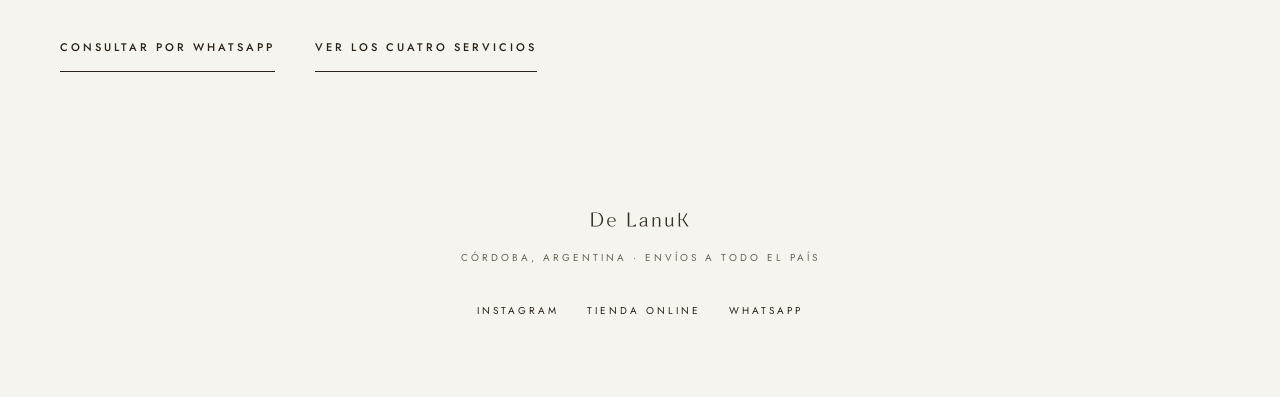
<file: v-yjnsfsrre/catalogo/index.html>
<!doctype html>
<html lang="es" data-pagina="catalogo">
<head>
<meta charset="utf-8">
<meta name="viewport" content="width=device-width, initial-scale=1">
<title>Catálogo Para tu fecha · De LanuK</title>
<meta name="description" content="Joyería artesanal a medida, hecha en Córdoba. Para novias, madrinas, testigos e invitadas: piezas de armado rápido, de colección, con cambios o diseñadas desde cero.">
<meta name="robots" content="noindex, nofollow, noarchive">
<meta property="og:title" content="Catálogo Para tu fecha · De LanuK">
<meta property="og:description" content="Cuatro servicios, cada uno con su proceso, su precio y su plazo.">
<meta property="og:type" content="website">
<meta property="og:site_name" content="De LanuK">
<meta property="og:locale" content="es_AR">
<meta property="og:url" content="https://amedida.delanuk.com/v-yjnsfsrre/catalogo/">
<meta property="og:image" content="https://amedida.delanuk.com/v-yjnsfsrre/img/og.jpg">
<meta property="og:image:width" content="1200">
<meta property="og:image:height" content="630">
<meta property="og:image:alt" content="Novia con vincha de perlas en la puerta de una casona">
<meta name="twitter:card" content="summary_large_image">
<meta name="theme-color" content="#F6F4EE">
<link rel="icon" type="image/svg+xml" href="/portada/dlk.svg">
<link rel="preconnect" href="https://fonts.gstatic.com" crossorigin>
<link rel="preconnect" href="https://fonts.googleapis.com">
<link href="https://fonts.googleapis.com/css2?family=Cormorant+Garamond:ital,wght@0,300;0,400;0,500;1,300;1,400&family=Jost:wght@300;400;500&display=swap" rel="stylesheet">
<style>
body{margin:0}
a{color:#2A2218;text-decoration:none}
a:hover{color:#5E6440}
.lk{border-bottom:1px solid #2A2218;padding-bottom:5px}
.lk:hover{border-bottom-color:#5E6440}
.ph{display:block;width:100%;height:100%;object-fit:cover}
.ph{transition:opacity .45s ease}
.ph.out{opacity:0}
button:focus-visible,a:focus-visible{outline:1px solid #2A2218;outline-offset:3px}
@media (max-width:700px){
header{position:sticky;top:0;z-index:30;flex-wrap:nowrap!important;gap:12px!important;padding:6px 24px!important;background:rgba(246,244,238,.96);border-bottom:1px solid #E7E1D0}
header>a>span{display:none}
header nav{flex-wrap:nowrap!important;gap:20px!important;letter-spacing:2px!important;white-space:nowrap}
section{padding-top:44px!important}
#listas-grilla{grid-template-columns:1fr 1fr!important;gap:30px 12px!important;padding-top:24px!important}
#listas-grilla>a>*:nth-child(3){font-size:15px!important;line-height:1.25!important}
#listas-tipos{position:sticky;top:57px;z-index:20;flex-wrap:nowrap!important;gap:0 22px!important;overflow-x:auto;white-space:nowrap;margin:0 -24px;padding:0 24px!important;background:rgba(246,244,238,.96);border-bottom:1px solid #E7E1D0;scrollbar-width:none;-webkit-overflow-scrolling:touch}
#listas-tipos::-webkit-scrollbar{display:none}
#listas-tipos button{flex:none}
#listas-tipos+#listas-grilla{border-top:0!important}
footer{padding-top:88px!important}
}
@media (prefers-reduced-motion: reduce){.ph{transition:none}}
</style>
</head>
<body>
<div style="background: #F6F4EE; color: #2A2218; font-family: Jost, Helvetica, Arial, sans-serif; font-weight: 300; font-size: 15px; line-height: 1.7;">

<!-- CABECERA -->
<header style="max-width: 1160px; margin: 0 auto; padding: 28px 24px 0; display: flex; flex-wrap: wrap; align-items: center; justify-content: space-between; gap: 16px 32px;">
<a href="../" style="display: flex; align-items: center; gap: 14px; min-height: 44px;"><img src="../img/2dac574b1b685e107ce33ab587d0051e.svg" alt="DLK" style="height: 18px; width: auto; display: block;"><span style="font-size: 10px; letter-spacing: 3px; text-transform: uppercase; color: #6B6357; font-weight: 400;">Piezas a medida</span></a>
<nav style="display: flex; flex-wrap: wrap; gap: 4px 28px; font-size: 10px; letter-spacing: 3px; text-transform: uppercase; font-weight: 400;">
<a href="../" style="padding: 14px 0;">Volver a los servicios</a>
<a href="https://wa.me/5493518131088?text=Hola%21%20Mi%20fecha%20est%C3%A1%20cerca%20y%20quiero%20consultar%20por%20una%20pieza%20de%20armado%20r%C3%A1pido." target="_blank" rel="noopener" style="padding: 14px 0; font-weight: 500;">Consultar</a>
</nav>
</header>

<!-- TÍTULO -->
<section style="max-width: 1160px; margin: 0 auto; padding: 96px 24px 0;">
<div style="font-size: 10px; letter-spacing: 3px; text-transform: uppercase; color: #6B6357; font-weight: 400;">(01) Para tu fecha</div>
<h1 style="margin: 18px 0 0; font-family: 'Cormorant Garamond', Georgia, serif; font-weight: 300; font-size: clamp(44px, 8vw, 96px); line-height: 1; letter-spacing: -0.01em; text-wrap: balance;">Catálogo de armado rápido</h1>
<p style="margin: 28px 0 0; max-width: 520px; text-wrap: pretty;">Piezas que armamos en hasta 7 días hábiles, para cuando la fecha está cerca. Elegí la tuya y escribinos: te confirmamos si llegamos a tiempo.</p>
</section>

<!-- CATÁLOGO -->
<section style="max-width: 1160px; margin: 0 auto; padding: 72px 24px 0;">
<div id="listas-grilla" style="display: grid; grid-template-columns: repeat(auto-fill, minmax(min(220px, 100%), 1fr)); gap: 56px 20px; border-top: 1px solid #D8D1BE; padding-top: 40px;">
<a data-pid="235484124" href="https://wa.me/5493518131088?text=Hola%21%20Me%20interesa%20Aros%20Mistral%20%28Para%20tu%20fecha%29.%20Mi%20fecha%20es%20el%20%28fecha%29.%20%C2%BFSe%20puede%20armar%3F" target="_blank" rel="noopener" style="display: flex; flex-direction: column; gap: 4px;"><span style="display: block; aspect-ratio: 3 / 4; overflow: hidden; background: #EDEAE2; margin-bottom: 10px;"><img class="ph" loading="lazy" src="../img/aced03e86260f3194076b58077c0344a.jpg" alt="Aros Mistral"></span><span style="font-size: 11px; letter-spacing: 2px; text-transform: uppercase; font-weight: 500;">Aros Mistral</span><span style="font-family: 'Cormorant Garamond', Georgia, serif; font-size: 16px; color: #4A4136;">Perla natural, baño en oro</span><span style="font-size: 12px;">$158.600</span><span style="align-self: flex-start; margin-top: 6px; border-bottom: 1px solid #2A2218; padding-bottom: 3px; font-size: 10px; letter-spacing: 3px; text-transform: uppercase; font-weight: 500;">Consultar</span></a>
<a data-pid="235266391" href="https://wa.me/5493518131088?text=Hola%21%20Me%20interesa%20Aros%20Medusa%20%28Para%20tu%20fecha%29.%20Mi%20fecha%20es%20el%20%28fecha%29.%20%C2%BFSe%20puede%20armar%3F" target="_blank" rel="noopener" style="display: flex; flex-direction: column; gap: 4px;"><span style="display: block; aspect-ratio: 3 / 4; overflow: hidden; background: #EDEAE2; margin-bottom: 10px;"><img class="ph" loading="lazy" src="../img/7b58c820e41f70aabca26d9f77865220.jpg" alt="Aros Medusa"></span><span style="font-size: 11px; letter-spacing: 2px; text-transform: uppercase; font-weight: 500;">Aros Medusa</span><span style="font-family: 'Cormorant Garamond', Georgia, serif; font-size: 16px; color: #4A4136;">Perla natural y plata 925</span><span style="font-size: 12px;">$117.300</span><span style="align-self: flex-start; margin-top: 6px; border-bottom: 1px solid #2A2218; padding-bottom: 3px; font-size: 10px; letter-spacing: 3px; text-transform: uppercase; font-weight: 500;">Consultar</span></a>
<a data-pid="235484322" href="https://wa.me/5493518131088?text=Hola%21%20Me%20interesa%20Aros%20Atrani%20%28Para%20tu%20fecha%29.%20Mi%20fecha%20es%20el%20%28fecha%29.%20%C2%BFSe%20puede%20armar%3F" target="_blank" rel="noopener" style="display: flex; flex-direction: column; gap: 4px;"><span style="display: block; aspect-ratio: 3 / 4; overflow: hidden; background: #EDEAE2; margin-bottom: 10px;"><img class="ph" loading="lazy" src="../img/37d4c3e90887fbf1ced234851c86d78e.jpg" alt="Aros Atrani"></span><span style="font-size: 11px; letter-spacing: 2px; text-transform: uppercase; font-weight: 500;">Aros Atrani</span><span style="font-family: 'Cormorant Garamond', Georgia, serif; font-size: 16px; color: #4A4136;">Perla y plata 925</span><span style="font-size: 12px;">$139.800</span><span style="align-self: flex-start; margin-top: 6px; border-bottom: 1px solid #2A2218; padding-bottom: 3px; font-size: 10px; letter-spacing: 3px; text-transform: uppercase; font-weight: 500;">Consultar</span></a>
<a data-pid="348912275" href="https://wa.me/5493518131088?text=Hola%21%20Me%20interesa%20Collar%20Mudra%20%28Para%20tu%20fecha%29.%20Mi%20fecha%20es%20el%20%28fecha%29.%20%C2%BFSe%20puede%20armar%3F" target="_blank" rel="noopener" style="display: flex; flex-direction: column; gap: 4px;"><span style="display: block; aspect-ratio: 3 / 4; overflow: hidden; background: #EDEAE2; margin-bottom: 10px;"><img class="ph" loading="lazy" src="../img/73703f3df7f0e111f3d086bd620f2924.jpg" alt="Collar Mudra"></span><span style="font-size: 11px; letter-spacing: 2px; text-transform: uppercase; font-weight: 500;">Collar Mudra</span><span style="font-family: 'Cormorant Garamond', Georgia, serif; font-size: 16px; color: #4A4136;">Perla natural y plata 925</span><span style="font-size: 12px;">$249.000</span><span style="align-self: flex-start; margin-top: 6px; border-bottom: 1px solid #2A2218; padding-bottom: 3px; font-size: 10px; letter-spacing: 3px; text-transform: uppercase; font-weight: 500;">Consultar</span></a>
<a data-pid="337955878" href="https://wa.me/5493518131088?text=Hola%21%20Me%20interesa%20Collar%20Lumen%20%28Para%20tu%20fecha%29.%20Mi%20fecha%20es%20el%20%28fecha%29.%20%C2%BFSe%20puede%20armar%3F" target="_blank" rel="noopener" style="display: flex; flex-direction: column; gap: 4px;"><span style="display: block; aspect-ratio: 3 / 4; overflow: hidden; background: #EDEAE2; margin-bottom: 10px;"><img class="ph" loading="lazy" src="../img/cddcad49f1281530d58ffce0c0c49acf.jpg" alt="Collar Lumen"></span><span style="font-size: 11px; letter-spacing: 2px; text-transform: uppercase; font-weight: 500;">Collar Lumen</span><span style="font-family: 'Cormorant Garamond', Georgia, serif; font-size: 16px; color: #4A4136;">Perla natural, baño en oro</span><span style="font-size: 12px;">$125.000</span><span style="align-self: flex-start; margin-top: 6px; border-bottom: 1px solid #2A2218; padding-bottom: 3px; font-size: 10px; letter-spacing: 3px; text-transform: uppercase; font-weight: 500;">Consultar</span></a>
<a data-pid="242948734" href="https://wa.me/5493518131088?text=Hola%21%20Me%20interesa%20Brazalete%20Bengal%20%28Para%20tu%20fecha%29.%20Mi%20fecha%20es%20el%20%28fecha%29.%20%C2%BFSe%20puede%20armar%3F" target="_blank" rel="noopener" style="display: flex; flex-direction: column; gap: 4px;"><span style="display: block; aspect-ratio: 3 / 4; overflow: hidden; background: #EDEAE2; margin-bottom: 10px;"><img class="ph" loading="lazy" src="../img/14d11f3d129a119d937d50fc4c3d2aab.jpg" alt="Brazalete Bengal"></span><span style="font-size: 11px; letter-spacing: 2px; text-transform: uppercase; font-weight: 500;">Brazalete Bengal</span><span style="font-family: 'Cormorant Garamond', Georgia, serif; font-size: 16px; color: #4A4136;">Perla, baño en oro</span><span style="font-size: 12px;">$116.000</span><span style="align-self: flex-start; margin-top: 6px; border-bottom: 1px solid #2A2218; padding-bottom: 3px; font-size: 10px; letter-spacing: 3px; text-transform: uppercase; font-weight: 500;">Consultar</span></a>
<a data-pid="349238124" href="https://wa.me/5493518131088?text=Hola%21%20Me%20interesa%20Brazalete%20Ganges%20%28Para%20tu%20fecha%29.%20Mi%20fecha%20es%20el%20%28fecha%29.%20%C2%BFSe%20puede%20armar%3F" target="_blank" rel="noopener" style="display: flex; flex-direction: column; gap: 4px;"><span style="display: block; aspect-ratio: 3 / 4; overflow: hidden; background: #EDEAE2; margin-bottom: 10px;"><img class="ph" loading="lazy" src="../img/c3438be69f7e8dd72a332f3550374034.jpg" alt="Brazalete Ganges"></span><span style="font-size: 11px; letter-spacing: 2px; text-transform: uppercase; font-weight: 500;">Brazalete Ganges</span><span style="font-family: 'Cormorant Garamond', Georgia, serif; font-size: 16px; color: #4A4136;">Perla natural, baño en plata</span><span style="font-size: 12px;">$130.800</span><span style="align-self: flex-start; margin-top: 6px; border-bottom: 1px solid #2A2218; padding-bottom: 3px; font-size: 10px; letter-spacing: 3px; text-transform: uppercase; font-weight: 500;">Consultar</span></a>
<a data-pid="242958870" href="https://wa.me/5493518131088?text=Hola%21%20Me%20interesa%20Anillo%20Veda%20%28Para%20tu%20fecha%29.%20Mi%20fecha%20es%20el%20%28fecha%29.%20%C2%BFSe%20puede%20armar%3F" target="_blank" rel="noopener" style="display: flex; flex-direction: column; gap: 4px;"><span style="display: block; aspect-ratio: 3 / 4; overflow: hidden; background: #EDEAE2; margin-bottom: 10px;"><img class="ph" loading="lazy" src="../img/b236e144526f9521af4995eb34a39760.jpg" alt="Anillo Veda"></span><span style="font-size: 11px; letter-spacing: 2px; text-transform: uppercase; font-weight: 500;">Anillo Veda</span><span style="font-family: 'Cormorant Garamond', Georgia, serif; font-size: 16px; color: #4A4136;">Perla natural y plata 925</span><span style="font-size: 12px;">$147.500</span><span style="align-self: flex-start; margin-top: 6px; border-bottom: 1px solid #2A2218; padding-bottom: 3px; font-size: 10px; letter-spacing: 3px; text-transform: uppercase; font-weight: 500;">Consultar</span></a>
</div>
<p data-updated style="margin: 40px 0 0; font-size: 12px; color: #6B6357;">Precios al 16 de noviembre de 2026. Pueden cambiar sin aviso.</p>
<div style="display: flex; flex-wrap: wrap; gap: 16px 40px; padding-top: 48px; font-size: 11px; letter-spacing: 3px; text-transform: uppercase; font-weight: 500;">
<a class="lk" href="https://wa.me/5493518131088?text=Hola%21%20Mi%20fecha%20est%C3%A1%20cerca%20y%20quiero%20consultar%20por%20una%20pieza%20de%20armado%20r%C3%A1pido." target="_blank" rel="noopener" style="display: inline-flex; align-items: center; min-height: 44px; box-sizing: border-box;">Consultar por WhatsApp</a>
<a class="lk" href="../" style="display: inline-flex; align-items: center; min-height: 44px; box-sizing: border-box;">Ver los cuatro servicios</a>
</div>
</section>

<!-- PIE -->
<footer style="max-width: 1160px; margin: 0 auto; padding: 140px 24px 64px; display: flex; flex-direction: column; align-items: center; gap: 22px; text-align: center;">
<img src="../img/f1523249a5fcb2e54a89eae8928cf41b.svg" alt="De LanuK" style="height: 15px; width: auto; display: block;">
<div style="font-size: 10px; letter-spacing: 3px; text-transform: uppercase; color: #6B6357; font-weight: 400;">Córdoba, Argentina · Envíos a todo el país</div>
<div style="display: flex; flex-wrap: wrap; justify-content: center; gap: 4px 28px; font-size: 10px; letter-spacing: 3px; text-transform: uppercase; font-weight: 400;">
<a href="https://instagram.com/de.lanuk" target="_blank" rel="noopener" style="padding: 14px 0;">Instagram</a>
<a href="https://delanuk.com" target="_blank" rel="noopener" style="padding: 14px 0;">Tienda online</a>
<a href="https://wa.me/5493518131088?text=Hola%21%20Vi%20la%20p%C3%A1gina%20de%20piezas%20a%20medida%20y%20quiero%20hacer%20una%20consulta." target="_blank" rel="noopener" style="padding: 14px 0;">WhatsApp</a>
</div>
</footer>

</div>
<script>
/* Catálogos "Para tu fecha" y "De colección": los eligen en el sistema interno; acá solo se muestran.
   Para tu fecha: cada pieza abre WhatsApp con la consulta armada.
   De colección: si la pieza se puede comprar en la tienda, lleva a la tienda; si no, abre WhatsApp. */
(function () {
  var COL = document.documentElement.getAttribute('data-pagina') === 'coleccion';
  var API = 'https://delanuk-calendarios.pages.dev/api/catalogo' + (COL ? '?s=coleccion' : '');
  var WA = 'https://wa.me/5493518131088?text=';
  var grid = document.getElementById('listas-grilla');
  if (!grid) return;
  var modelo = grid.querySelector('a[data-pid]');
  if (!modelo) return;
  function consulta(a, nombre) {
    a.href = WA + encodeURIComponent(COL ? 'Hola! Me interesa ' + nombre + ' (De colección). Mi fecha es el (fecha). ¿Me ayudan con el pedido?' : 'Hola! Me interesa ' + nombre + ' (Para tu fecha). Mi fecha es el (fecha). ¿Se puede armar?');
    a.target = '_blank'; a.rel = 'noopener';
  }
  function precio(n) { return '$' + String(Math.round(n)).replace(/\B(?=(\d{3})+(?!\d))/g, '.'); }
  function material(t) {
    var p = String(t || '').split('|').map(function (x) { return x.trim(); }).filter(Boolean), o = '';
    p.forEach(function (x, k) {
      if (x === '&') { o += ' y'; return; }
      if (!k) { o = x; return; }
      o += (/ y$/.test(o) ? ' ' : ', ') + x.charAt(0).toLowerCase() + x.slice(1);
    });
    return o;
  }
  /* Con muchas piezas, arriba aparecen los tipos (Aros, Collares…) para ver de a uno. */
  var TIPOS = [['Aros', /^aros?\b/i], ['Collares', /^(collar|cadena|gargantilla|choker)/i], ['Anillos', /^anillo/i], ['Brazaletes', /^(brazalete|pulsera)/i], ['Horquillas', /^horquilla/i], ['Tocados', /^(tocado|casquete|vincha|peineta)/i], ['Rosarios', /^(rosario|denario)/i]];
  function tipoDe(n) { for (var k = 0; k < TIPOS.length; k++) if (TIPOS[k][1].test(n)) return TIPOS[k][0]; return 'Otras piezas'; }
  function filtros() {
    var cards = Array.prototype.slice.call(grid.querySelectorAll('a[data-pid]'));
    var viejo = document.getElementById('listas-tipos'); if (viejo) viejo.parentNode.removeChild(viejo);
    if (cards.length < 13) return;
    var cuenta = {}, orden = [];
    cards.forEach(function (a) {
      var t = tipoDe(a.children[1] ? a.children[1].textContent.trim() : '');
      a.setAttribute('data-tipo', t);
      if (!cuenta[t]) { cuenta[t] = 0; orden.push(t); }
      cuenta[t]++;
    });
    if (orden.length < 2) return;
    var bar = document.createElement('div');
    bar.id = 'listas-tipos';
    bar.setAttribute('role', 'group'); bar.setAttribute('aria-label', 'Tipo de pieza');
    bar.style.cssText = 'display:flex;flex-wrap:wrap;gap:4px 28px;padding-bottom:20px;font-size:10px;letter-spacing:3px;text-transform:uppercase;';
    function boton(texto, t) {
      var b = document.createElement('button');
      b.type = 'button'; b.textContent = texto;
      b.style.cssText = 'min-height:44px;padding:0;border:0;border-bottom:1px solid transparent;background:transparent;color:#2A2218;cursor:pointer;font:inherit;letter-spacing:inherit;text-transform:inherit;font-weight:400;';
      b.addEventListener('click', function () {
        cards.forEach(function (a) { a.style.display = (!t || a.getAttribute('data-tipo') === t) ? 'flex' : 'none'; });
        Array.prototype.forEach.call(bar.children, function (x) { x.style.fontWeight = '400'; x.style.borderBottomColor = 'transparent'; x.setAttribute('aria-pressed', 'false'); });
        b.style.fontWeight = '500'; b.style.borderBottomColor = '#2A2218'; b.setAttribute('aria-pressed', 'true');
        var tope = grid.getBoundingClientRect().top;
        if (tope < 0) window.scrollTo(0, window.pageYOffset + tope - 120);
        if (b.scrollIntoView && bar.scrollWidth > bar.clientWidth) b.scrollIntoView({ block: 'nearest', inline: 'center' });
      });
      bar.appendChild(b); return b;
    }
    var todas = boton('Todas (' + cards.length + ')', '');
    orden.forEach(function (t) { boton(t + ' (' + cuenta[t] + ')', t); });
    todas.style.fontWeight = '500'; todas.style.borderBottomColor = '#2A2218'; todas.setAttribute('aria-pressed', 'true');
    grid.parentNode.insertBefore(bar, grid);
  }
  fetch(API).then(function (r) { return r.json(); }).then(function (d) {
    if (!d || !d.ok || !d.piezas || !d.piezas.length) return;
    var hay = {};
    Array.prototype.forEach.call(grid.querySelectorAll('a[data-pid]'), function (a) { hay[a.getAttribute('data-pid')] = a; });
    var frag = document.createDocumentFragment();
    d.piezas.forEach(function (p) {
      var propia = hay[String(p.id)];
      var a = propia || modelo.cloneNode(true);
      var t = a.children; // 0 foto · 1 nombre · 2 material · 3 precio · 4 consultar
      var limpio = String(p.nombre).replace(/\s*\(\s*pre[\s-]?venta\s*\)/ig, '').trim();
      var partes = limpio.split(' - ');
      if (!propia) {
        a.setAttribute('data-pid', p.id);
        var img = a.querySelector('img');
        if (img) { if (p.foto) img.src = p.foto; img.alt = partes[0]; }
        if (t[1]) t[1].textContent = partes[0];
        if (t[2]) t[2].textContent = material(partes.slice(1).join(' - '));
      }
      if (p.precio && t[3]) t[3].textContent = precio(p.precio);
      if (COL && p.hay && p.url && /^https:\/\//i.test(p.url)) {
        a.href = p.url + (p.url.indexOf('?') < 0 ? '?' : '&') + 'utm_source=amedida&utm_medium=referral&utm_campaign=de-coleccion';
        a.target = '_blank'; a.rel = 'noopener';
        if (t[4]) t[4].textContent = 'Ver en la tienda';
      } else {
        consulta(a, limpio);
        if (t[4]) t[4].textContent = 'Consultar';
      }
      frag.appendChild(a);
    });
    grid.textContent = '';
    grid.appendChild(frag);
    filtros();
    var f = document.querySelector('[data-updated]');
    if (f) f.textContent = 'Precios actualizados. Pueden cambiar sin aviso.';
  }).catch(function () {});
})();
/* Medición propia: avisa visitas y clics al sistema interno. No guarda nada de quien entra (ni IP, ni dispositivo, ni cookies). */
(function () {
  if (location.hostname !== 'amedida.delanuk.com') return;
  var U = 'https://delanuk-calendarios.pages.dev/api/ev', P = document.documentElement.getAttribute('data-pagina') || 'inicio';
  function ev(t, d) {
    try {
      var b = t + '|' + P + '|' + String(d || '').replace(/\|/g, ' ').slice(0, 100);
      if (navigator.sendBeacon) navigator.sendBeacon(U, b); else fetch(U, { method: 'POST', body: b, keepalive: true });
    } catch (e) {}
  }
  try { if (!sessionStorage.getItem('dlk-v-' + P)) { sessionStorage.setItem('dlk-v-' + P, '1'); ev('visita'); } } catch (e) { ev('visita'); }
  document.addEventListener('click', function (e) {
    var a = e.target && e.target.closest ? e.target.closest('a') : null; if (!a) return;
    var h = a.getAttribute('href') || '';
    if (h.indexOf('wa.me') > -1) {
      var d = a.getAttribute('data-ev');
      if (!d && a.hasAttribute('data-pid') && a.children[1]) d = a.children[1].textContent;
      if (!d) { var s = a.closest('section[id], header, footer'); d = s ? (s.id || (s.tagName === 'HEADER' ? 'cabecera' : 'pie')) : P; }
      ev('whatsapp', d);
    } else if (h.indexOf('calendly') > -1) ev('cita');
    else if (/catalogo\/?$/.test(h)) ev('catalogo');
    else if (h.indexOf('delanuk.com') > -1 && h.indexOf('amedida') < 0) ev('tienda');
  }, true);
})();
</script>
</body>
</html>
</file>
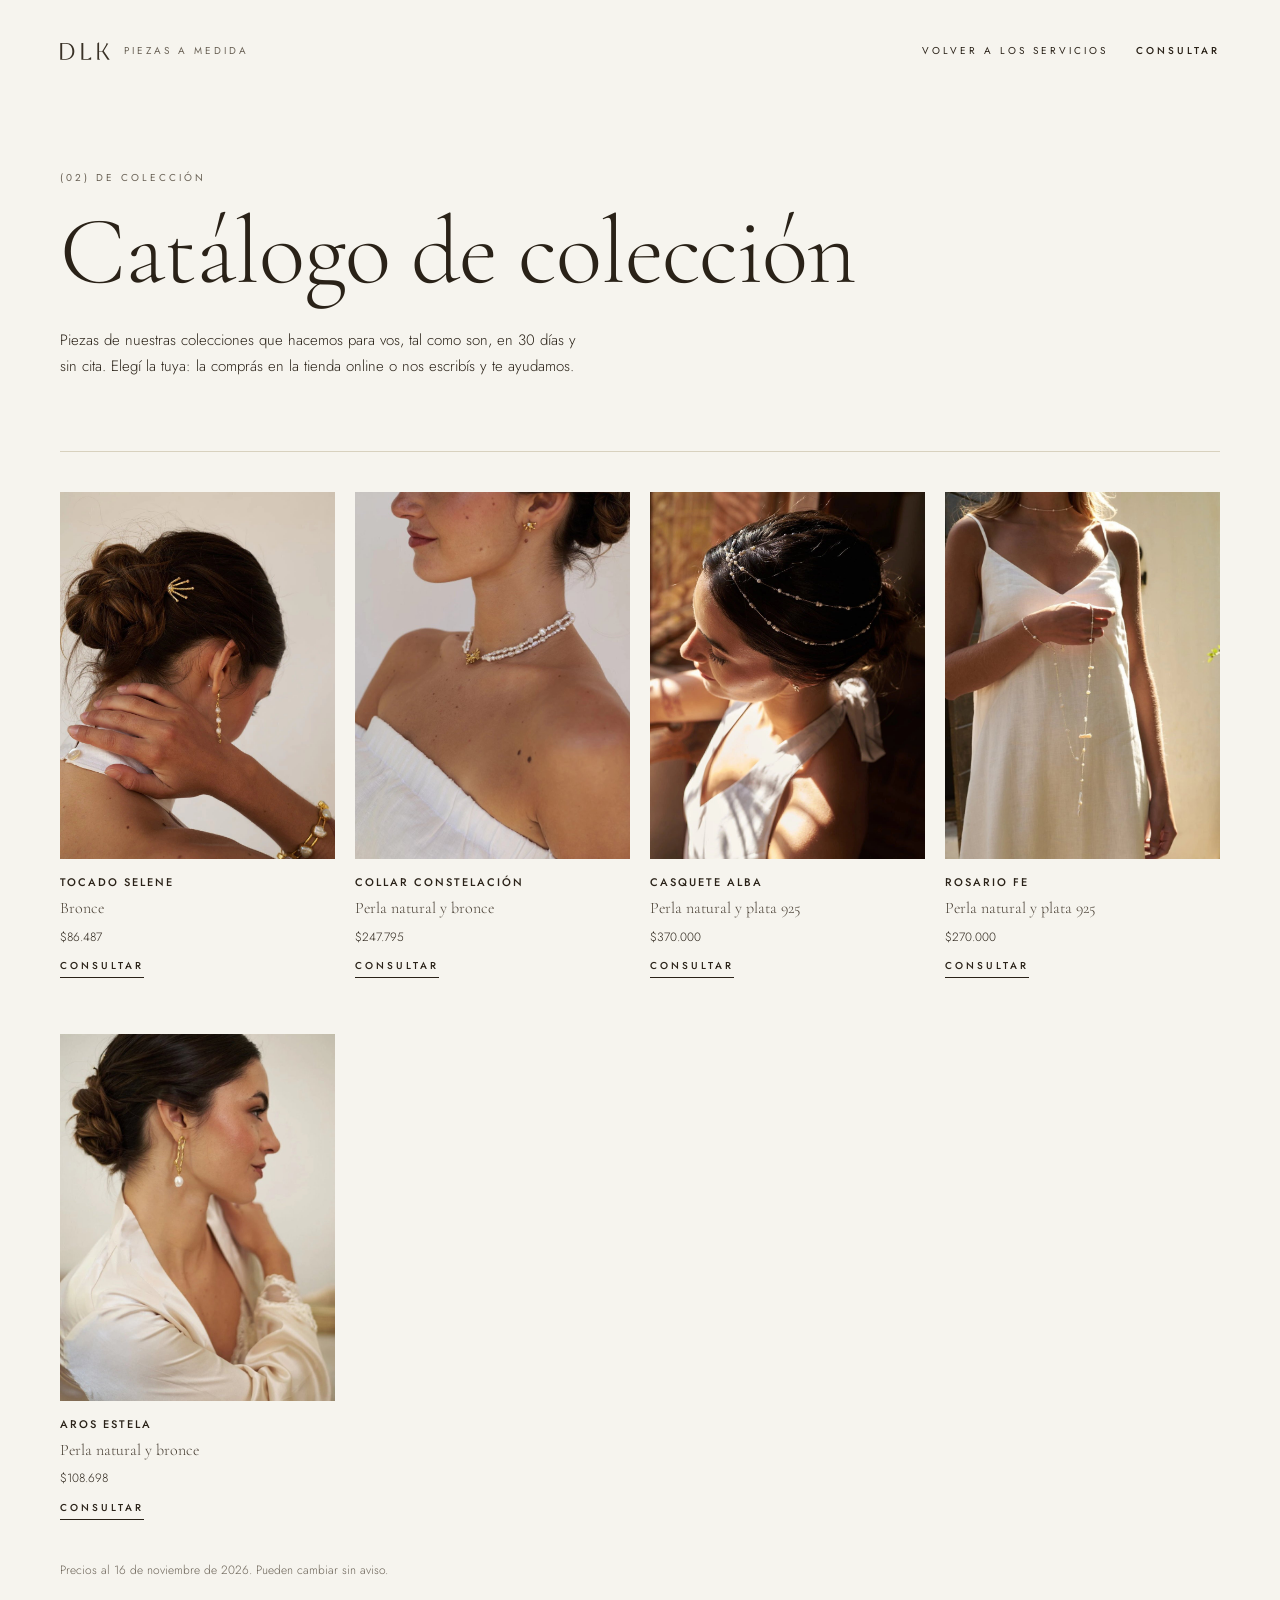
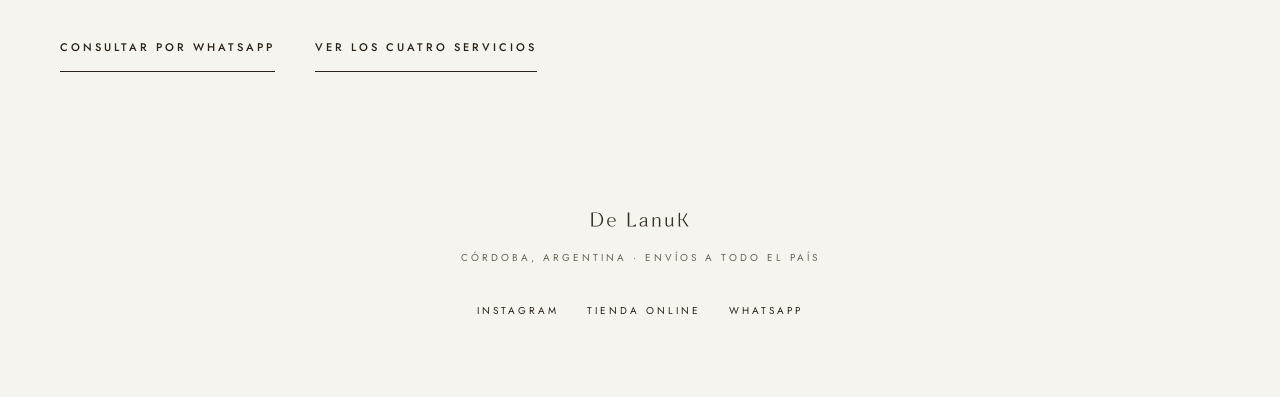
<file: v-yjnsfsrre/coleccion/index.html>
<!doctype html>
<html lang="es" data-pagina="coleccion">
<head>
<meta charset="utf-8">
<meta name="viewport" content="width=device-width, initial-scale=1">
<title>Catálogo De colección · De LanuK</title>
<meta name="description" content="Joyería artesanal a medida, hecha en Córdoba. Para novias, madrinas, testigos e invitadas: piezas de armado rápido, de colección, con cambios o diseñadas desde cero.">
<meta name="robots" content="noindex, nofollow, noarchive">
<meta property="og:title" content="Catálogo De colección · De LanuK">
<meta property="og:description" content="Cuatro servicios, cada uno con su proceso, su precio y su plazo.">
<meta property="og:type" content="website">
<meta property="og:site_name" content="De LanuK">
<meta property="og:locale" content="es_AR">
<meta property="og:url" content="https://amedida.delanuk.com/v-yjnsfsrre/coleccion/">
<meta property="og:image" content="https://amedida.delanuk.com/v-yjnsfsrre/img/og.jpg">
<meta property="og:image:width" content="1200">
<meta property="og:image:height" content="630">
<meta property="og:image:alt" content="Novia con vincha de perlas en la puerta de una casona">
<meta name="twitter:card" content="summary_large_image">
<meta name="theme-color" content="#F6F4EE">
<link rel="icon" type="image/svg+xml" href="/portada/dlk.svg">
<link rel="preconnect" href="https://fonts.gstatic.com" crossorigin>
<link rel="preconnect" href="https://fonts.googleapis.com">
<link href="https://fonts.googleapis.com/css2?family=Cormorant+Garamond:ital,wght@0,300;0,400;0,500;1,300;1,400&family=Jost:wght@300;400;500&display=swap" rel="stylesheet">
<style>
body{margin:0}
a{color:#2A2218;text-decoration:none}
a:hover{color:#5E6440}
.lk{border-bottom:1px solid #2A2218;padding-bottom:5px}
.lk:hover{border-bottom-color:#5E6440}
.ph{display:block;width:100%;height:100%;object-fit:cover}
.ph{transition:opacity .45s ease}
.ph.out{opacity:0}
button:focus-visible,a:focus-visible{outline:1px solid #2A2218;outline-offset:3px}
@media (max-width:700px){
header{position:sticky;top:0;z-index:30;flex-wrap:nowrap!important;gap:12px!important;padding:6px 24px!important;background:rgba(246,244,238,.96);border-bottom:1px solid #E7E1D0}
header>a>span{display:none}
header nav{flex-wrap:nowrap!important;gap:20px!important;letter-spacing:2px!important;white-space:nowrap}
section{padding-top:44px!important}
#listas-grilla{grid-template-columns:1fr 1fr!important;gap:30px 12px!important;padding-top:24px!important}
#listas-grilla>a>*:nth-child(3){font-size:15px!important;line-height:1.25!important}
#listas-tipos{position:sticky;top:57px;z-index:20;flex-wrap:nowrap!important;gap:0 22px!important;overflow-x:auto;white-space:nowrap;margin:0 -24px;padding:0 24px!important;background:rgba(246,244,238,.96);border-bottom:1px solid #E7E1D0;scrollbar-width:none;-webkit-overflow-scrolling:touch}
#listas-tipos::-webkit-scrollbar{display:none}
#listas-tipos button{flex:none}
#listas-tipos+#listas-grilla{border-top:0!important}
footer{padding-top:88px!important}
}
@media (prefers-reduced-motion: reduce){.ph{transition:none}}
</style>
</head>
<body>
<div style="background: #F6F4EE; color: #2A2218; font-family: Jost, Helvetica, Arial, sans-serif; font-weight: 300; font-size: 15px; line-height: 1.7;">

<!-- CABECERA -->
<header style="max-width: 1160px; margin: 0 auto; padding: 28px 24px 0; display: flex; flex-wrap: wrap; align-items: center; justify-content: space-between; gap: 16px 32px;">
<a href="../" style="display: flex; align-items: center; gap: 14px; min-height: 44px;"><img src="../img/2dac574b1b685e107ce33ab587d0051e.svg" alt="DLK" style="height: 18px; width: auto; display: block;"><span style="font-size: 10px; letter-spacing: 3px; text-transform: uppercase; color: #6B6357; font-weight: 400;">Piezas a medida</span></a>
<nav style="display: flex; flex-wrap: wrap; gap: 4px 28px; font-size: 10px; letter-spacing: 3px; text-transform: uppercase; font-weight: 400;">
<a href="../" style="padding: 14px 0;">Volver a los servicios</a>
<a href="https://wa.me/5493518131088?text=Hola%21%20Quiero%20consultar%20por%20una%20pieza%20de%20colecci%C3%B3n." target="_blank" rel="noopener" style="padding: 14px 0; font-weight: 500;">Consultar</a>
</nav>
</header>

<!-- TÍTULO -->
<section style="max-width: 1160px; margin: 0 auto; padding: 96px 24px 0;">
<div style="font-size: 10px; letter-spacing: 3px; text-transform: uppercase; color: #6B6357; font-weight: 400;">(02) De colección</div>
<h1 style="margin: 18px 0 0; font-family: 'Cormorant Garamond', Georgia, serif; font-weight: 300; font-size: clamp(44px, 8vw, 96px); line-height: 1; letter-spacing: -0.01em; text-wrap: balance;">Catálogo de colección</h1>
<p style="margin: 28px 0 0; max-width: 520px; text-wrap: pretty;">Piezas de nuestras colecciones que hacemos para vos, tal como son, en 30 días y sin cita. Elegí la tuya: la comprás en la tienda online o nos escribís y te ayudamos.</p>
</section>

<!-- CATÁLOGO -->
<section style="max-width: 1160px; margin: 0 auto; padding: 72px 24px 0;">
<div id="listas-grilla" style="display: grid; grid-template-columns: repeat(auto-fill, minmax(min(220px, 100%), 1fr)); gap: 56px 20px; border-top: 1px solid #D8D1BE; padding-top: 40px;">
<a data-pid="370505282" href="https://wa.me/5493518131088?text=Hola%21%20Me%20interesa%20Tocado%20Selene%20%28De%20colecci%C3%B3n%29.%20Mi%20fecha%20es%20el%20%28fecha%29.%20%C2%BFMe%20ayudan%20con%20el%20pedido%3F" target="_blank" rel="noopener" style="display: flex; flex-direction: column; gap: 4px;"><span style="display: block; aspect-ratio: 3 / 4; overflow: hidden; background: #EDEAE2; margin-bottom: 10px;"><img class="ph" loading="lazy" src="../img/1bc59618d659f20c5f0241f307c822ad.jpg" alt="Tocado Selene"></span><span style="font-size: 11px; letter-spacing: 2px; text-transform: uppercase; font-weight: 500;">Tocado Selene</span><span style="font-family: 'Cormorant Garamond', Georgia, serif; font-size: 16px; color: #4A4136;">Bronce</span><span style="font-size: 12px;">$86.487</span><span style="align-self: flex-start; margin-top: 6px; border-bottom: 1px solid #2A2218; padding-bottom: 3px; font-size: 10px; letter-spacing: 3px; text-transform: uppercase; font-weight: 500;">Consultar</span></a>
<a data-pid="369957749" href="https://wa.me/5493518131088?text=Hola%21%20Me%20interesa%20Collar%20Constelaci%C3%B3n%20%28De%20colecci%C3%B3n%29.%20Mi%20fecha%20es%20el%20%28fecha%29.%20%C2%BFMe%20ayudan%20con%20el%20pedido%3F" target="_blank" rel="noopener" style="display: flex; flex-direction: column; gap: 4px;"><span style="display: block; aspect-ratio: 3 / 4; overflow: hidden; background: #EDEAE2; margin-bottom: 10px;"><img class="ph" loading="lazy" src="../img/996ae4afe1e411cdc0417ec724a0f724.jpg" alt="Collar Constelación"></span><span style="font-size: 11px; letter-spacing: 2px; text-transform: uppercase; font-weight: 500;">Collar Constelación</span><span style="font-family: 'Cormorant Garamond', Georgia, serif; font-size: 16px; color: #4A4136;">Perla natural y bronce</span><span style="font-size: 12px;">$247.795</span><span style="align-self: flex-start; margin-top: 6px; border-bottom: 1px solid #2A2218; padding-bottom: 3px; font-size: 10px; letter-spacing: 3px; text-transform: uppercase; font-weight: 500;">Consultar</span></a>
<a data-pid="370502576" href="https://wa.me/5493518131088?text=Hola%21%20Me%20interesa%20Casquete%20Alba%20%28De%20colecci%C3%B3n%29.%20Mi%20fecha%20es%20el%20%28fecha%29.%20%C2%BFMe%20ayudan%20con%20el%20pedido%3F" target="_blank" rel="noopener" style="display: flex; flex-direction: column; gap: 4px;"><span style="display: block; aspect-ratio: 3 / 4; overflow: hidden; background: #EDEAE2; margin-bottom: 10px;"><img class="ph" loading="lazy" src="../img/3642814f1d4ea9205a017a5b6dadd040.jpg" alt="Casquete Alba"></span><span style="font-size: 11px; letter-spacing: 2px; text-transform: uppercase; font-weight: 500;">Casquete Alba</span><span style="font-family: 'Cormorant Garamond', Georgia, serif; font-size: 16px; color: #4A4136;">Perla natural y plata 925</span><span style="font-size: 12px;">$370.000</span><span style="align-self: flex-start; margin-top: 6px; border-bottom: 1px solid #2A2218; padding-bottom: 3px; font-size: 10px; letter-spacing: 3px; text-transform: uppercase; font-weight: 500;">Consultar</span></a>
<a data-pid="369956132" href="https://wa.me/5493518131088?text=Hola%21%20Me%20interesa%20Rosario%20Fe%20%28De%20colecci%C3%B3n%29.%20Mi%20fecha%20es%20el%20%28fecha%29.%20%C2%BFMe%20ayudan%20con%20el%20pedido%3F" target="_blank" rel="noopener" style="display: flex; flex-direction: column; gap: 4px;"><span style="display: block; aspect-ratio: 3 / 4; overflow: hidden; background: #EDEAE2; margin-bottom: 10px;"><img class="ph" loading="lazy" src="../img/37353695b4dee9a4bafda20d746c89a6.jpg" alt="Rosario Fe"></span><span style="font-size: 11px; letter-spacing: 2px; text-transform: uppercase; font-weight: 500;">Rosario Fe</span><span style="font-family: 'Cormorant Garamond', Georgia, serif; font-size: 16px; color: #4A4136;">Perla natural y plata 925</span><span style="font-size: 12px;">$270.000</span><span style="align-self: flex-start; margin-top: 6px; border-bottom: 1px solid #2A2218; padding-bottom: 3px; font-size: 10px; letter-spacing: 3px; text-transform: uppercase; font-weight: 500;">Consultar</span></a>
<a data-pid="369666551" href="https://wa.me/5493518131088?text=Hola%21%20Me%20interesa%20Aros%20Estela%20%28De%20colecci%C3%B3n%29.%20Mi%20fecha%20es%20el%20%28fecha%29.%20%C2%BFMe%20ayudan%20con%20el%20pedido%3F" target="_blank" rel="noopener" style="display: flex; flex-direction: column; gap: 4px;"><span style="display: block; aspect-ratio: 3 / 4; overflow: hidden; background: #EDEAE2; margin-bottom: 10px;"><img class="ph" loading="lazy" src="../img/db31a99733fed26c3f7a6d7e1d488ef9.jpg" alt="Aros Estela"></span><span style="font-size: 11px; letter-spacing: 2px; text-transform: uppercase; font-weight: 500;">Aros Estela</span><span style="font-family: 'Cormorant Garamond', Georgia, serif; font-size: 16px; color: #4A4136;">Perla natural y bronce</span><span style="font-size: 12px;">$108.698</span><span style="align-self: flex-start; margin-top: 6px; border-bottom: 1px solid #2A2218; padding-bottom: 3px; font-size: 10px; letter-spacing: 3px; text-transform: uppercase; font-weight: 500;">Consultar</span></a>
</div>
<p data-updated style="margin: 40px 0 0; font-size: 12px; color: #6B6357;">Precios al 16 de noviembre de 2026. Pueden cambiar sin aviso.</p>
<div style="display: flex; flex-wrap: wrap; gap: 16px 40px; padding-top: 48px; font-size: 11px; letter-spacing: 3px; text-transform: uppercase; font-weight: 500;">
<a class="lk" href="https://wa.me/5493518131088?text=Hola%21%20Quiero%20consultar%20por%20una%20pieza%20de%20colecci%C3%B3n." target="_blank" rel="noopener" style="display: inline-flex; align-items: center; min-height: 44px; box-sizing: border-box;">Consultar por WhatsApp</a>
<a class="lk" href="../" style="display: inline-flex; align-items: center; min-height: 44px; box-sizing: border-box;">Ver los cuatro servicios</a>
</div>
</section>

<!-- PIE -->
<footer style="max-width: 1160px; margin: 0 auto; padding: 140px 24px 64px; display: flex; flex-direction: column; align-items: center; gap: 22px; text-align: center;">
<img src="../img/f1523249a5fcb2e54a89eae8928cf41b.svg" alt="De LanuK" style="height: 15px; width: auto; display: block;">
<div style="font-size: 10px; letter-spacing: 3px; text-transform: uppercase; color: #6B6357; font-weight: 400;">Córdoba, Argentina · Envíos a todo el país</div>
<div style="display: flex; flex-wrap: wrap; justify-content: center; gap: 4px 28px; font-size: 10px; letter-spacing: 3px; text-transform: uppercase; font-weight: 400;">
<a href="https://instagram.com/de.lanuk" target="_blank" rel="noopener" style="padding: 14px 0;">Instagram</a>
<a href="https://delanuk.com" target="_blank" rel="noopener" style="padding: 14px 0;">Tienda online</a>
<a href="https://wa.me/5493518131088?text=Hola%21%20Vi%20la%20p%C3%A1gina%20de%20piezas%20a%20medida%20y%20quiero%20hacer%20una%20consulta." target="_blank" rel="noopener" style="padding: 14px 0;">WhatsApp</a>
</div>
</footer>

</div>
<script>
/* Catálogos "Para tu fecha" y "De colección": los eligen en el sistema interno; acá solo se muestran.
   Para tu fecha: cada pieza abre WhatsApp con la consulta armada.
   De colección: si la pieza se puede comprar en la tienda, lleva a la tienda; si no, abre WhatsApp. */
(function () {
  var COL = document.documentElement.getAttribute('data-pagina') === 'coleccion';
  var API = 'https://delanuk-calendarios.pages.dev/api/catalogo' + (COL ? '?s=coleccion' : '');
  var WA = 'https://wa.me/5493518131088?text=';
  var grid = document.getElementById('listas-grilla');
  if (!grid) return;
  var modelo = grid.querySelector('a[data-pid]');
  if (!modelo) return;
  function consulta(a, nombre) {
    a.href = WA + encodeURIComponent(COL ? 'Hola! Me interesa ' + nombre + ' (De colección). Mi fecha es el (fecha). ¿Me ayudan con el pedido?' : 'Hola! Me interesa ' + nombre + ' (Para tu fecha). Mi fecha es el (fecha). ¿Se puede armar?');
    a.target = '_blank'; a.rel = 'noopener';
  }
  function precio(n) { return '$' + String(Math.round(n)).replace(/\B(?=(\d{3})+(?!\d))/g, '.'); }
  function material(t) {
    var p = String(t || '').split('|').map(function (x) { return x.trim(); }).filter(Boolean), o = '';
    p.forEach(function (x, k) {
      if (x === '&') { o += ' y'; return; }
      if (!k) { o = x; return; }
      o += (/ y$/.test(o) ? ' ' : ', ') + x.charAt(0).toLowerCase() + x.slice(1);
    });
    return o;
  }
  /* Con muchas piezas, arriba aparecen los tipos (Aros, Collares…) para ver de a uno. */
  var TIPOS = [['Aros', /^aros?\b/i], ['Collares', /^(collar|cadena|gargantilla|choker)/i], ['Anillos', /^anillo/i], ['Brazaletes', /^(brazalete|pulsera)/i], ['Horquillas', /^horquilla/i], ['Tocados', /^(tocado|casquete|vincha|peineta)/i], ['Rosarios', /^(rosario|denario)/i]];
  function tipoDe(n) { for (var k = 0; k < TIPOS.length; k++) if (TIPOS[k][1].test(n)) return TIPOS[k][0]; return 'Otras piezas'; }
  function filtros() {
    var cards = Array.prototype.slice.call(grid.querySelectorAll('a[data-pid]'));
    var viejo = document.getElementById('listas-tipos'); if (viejo) viejo.parentNode.removeChild(viejo);
    if (cards.length < 13) return;
    var cuenta = {}, orden = [];
    cards.forEach(function (a) {
      var t = tipoDe(a.children[1] ? a.children[1].textContent.trim() : '');
      a.setAttribute('data-tipo', t);
      if (!cuenta[t]) { cuenta[t] = 0; orden.push(t); }
      cuenta[t]++;
    });
    if (orden.length < 2) return;
    var bar = document.createElement('div');
    bar.id = 'listas-tipos';
    bar.setAttribute('role', 'group'); bar.setAttribute('aria-label', 'Tipo de pieza');
    bar.style.cssText = 'display:flex;flex-wrap:wrap;gap:4px 28px;padding-bottom:20px;font-size:10px;letter-spacing:3px;text-transform:uppercase;';
    function boton(texto, t) {
      var b = document.createElement('button');
      b.type = 'button'; b.textContent = texto;
      b.style.cssText = 'min-height:44px;padding:0;border:0;border-bottom:1px solid transparent;background:transparent;color:#2A2218;cursor:pointer;font:inherit;letter-spacing:inherit;text-transform:inherit;font-weight:400;';
      b.addEventListener('click', function () {
        cards.forEach(function (a) { a.style.display = (!t || a.getAttribute('data-tipo') === t) ? 'flex' : 'none'; });
        Array.prototype.forEach.call(bar.children, function (x) { x.style.fontWeight = '400'; x.style.borderBottomColor = 'transparent'; x.setAttribute('aria-pressed', 'false'); });
        b.style.fontWeight = '500'; b.style.borderBottomColor = '#2A2218'; b.setAttribute('aria-pressed', 'true');
        var tope = grid.getBoundingClientRect().top;
        if (tope < 0) window.scrollTo(0, window.pageYOffset + tope - 120);
        if (b.scrollIntoView && bar.scrollWidth > bar.clientWidth) b.scrollIntoView({ block: 'nearest', inline: 'center' });
      });
      bar.appendChild(b); return b;
    }
    var todas = boton('Todas (' + cards.length + ')', '');
    orden.forEach(function (t) { boton(t + ' (' + cuenta[t] + ')', t); });
    todas.style.fontWeight = '500'; todas.style.borderBottomColor = '#2A2218'; todas.setAttribute('aria-pressed', 'true');
    grid.parentNode.insertBefore(bar, grid);
  }
  fetch(API).then(function (r) { return r.json(); }).then(function (d) {
    if (!d || !d.ok || !d.piezas || !d.piezas.length) return;
    var hay = {};
    Array.prototype.forEach.call(grid.querySelectorAll('a[data-pid]'), function (a) { hay[a.getAttribute('data-pid')] = a; });
    var frag = document.createDocumentFragment();
    d.piezas.forEach(function (p) {
      var propia = hay[String(p.id)];
      var a = propia || modelo.cloneNode(true);
      var t = a.children; // 0 foto · 1 nombre · 2 material · 3 precio · 4 consultar
      var limpio = String(p.nombre).replace(/\s*\(\s*pre[\s-]?venta\s*\)/ig, '').trim();
      var partes = limpio.split(' - ');
      if (!propia) {
        a.setAttribute('data-pid', p.id);
        var img = a.querySelector('img');
        if (img) { if (p.foto) img.src = p.foto; img.alt = partes[0]; }
        if (t[1]) t[1].textContent = partes[0];
        if (t[2]) t[2].textContent = material(partes.slice(1).join(' - '));
      }
      if (p.precio && t[3]) t[3].textContent = precio(p.precio);
      if (COL && p.hay && p.url && /^https:\/\//i.test(p.url)) {
        a.href = p.url + (p.url.indexOf('?') < 0 ? '?' : '&') + 'utm_source=amedida&utm_medium=referral&utm_campaign=de-coleccion';
        a.target = '_blank'; a.rel = 'noopener';
        if (t[4]) t[4].textContent = 'Ver en la tienda';
      } else {
        consulta(a, limpio);
        if (t[4]) t[4].textContent = 'Consultar';
      }
      frag.appendChild(a);
    });
    grid.textContent = '';
    grid.appendChild(frag);
    filtros();
    var f = document.querySelector('[data-updated]');
    if (f) f.textContent = 'Precios actualizados. Pueden cambiar sin aviso.';
  }).catch(function () {});
})();
/* Medición propia: avisa visitas y clics al sistema interno. No guarda nada de quien entra (ni IP, ni dispositivo, ni cookies). */
(function () {
  if (location.hostname !== 'amedida.delanuk.com') return;
  var U = 'https://delanuk-calendarios.pages.dev/api/ev', P = document.documentElement.getAttribute('data-pagina') || 'inicio';
  function ev(t, d) {
    try {
      var b = t + '|' + P + '|' + String(d || '').replace(/\|/g, ' ').slice(0, 100);
      if (navigator.sendBeacon) navigator.sendBeacon(U, b); else fetch(U, { method: 'POST', body: b, keepalive: true });
    } catch (e) {}
  }
  try { if (!sessionStorage.getItem('dlk-v-' + P)) { sessionStorage.setItem('dlk-v-' + P, '1'); ev('visita'); } } catch (e) { ev('visita'); }
  document.addEventListener('click', function (e) {
    var a = e.target && e.target.closest ? e.target.closest('a') : null; if (!a) return;
    var h = a.getAttribute('href') || '';
    if (h.indexOf('wa.me') > -1) {
      var d = a.getAttribute('data-ev');
      if (!d && a.hasAttribute('data-pid') && a.children[1]) d = a.children[1].textContent;
      if (!d) { var s = a.closest('section[id], header, footer'); d = s ? (s.id || (s.tagName === 'HEADER' ? 'cabecera' : 'pie')) : P; }
      ev('whatsapp', d);
    } else if (h.indexOf('calendly') > -1) ev('cita');
    else if (/catalogo\/?$/.test(h)) ev('catalogo');
    else if (h.indexOf('delanuk.com') > -1 && h.indexOf('amedida') < 0) ev('tienda');
  }, true);
})();
</script>
</body>
</html>
</file>
